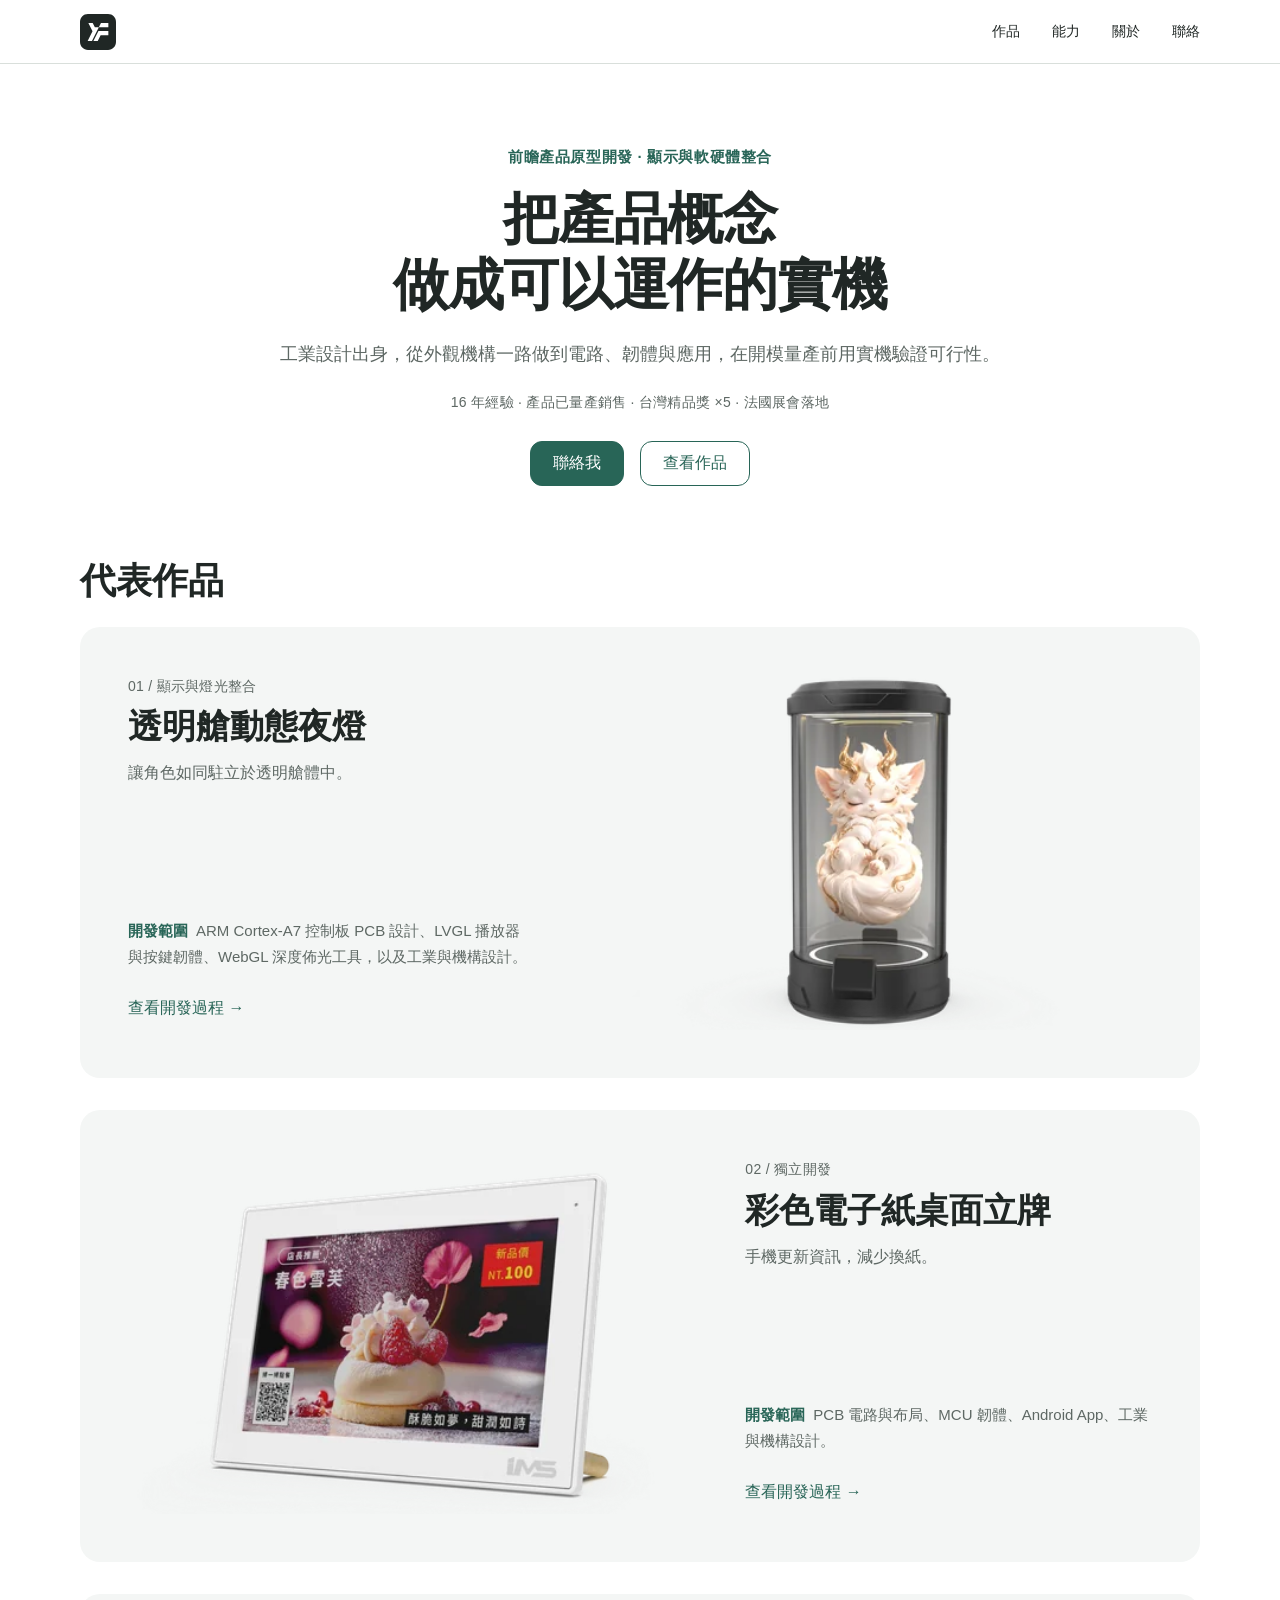
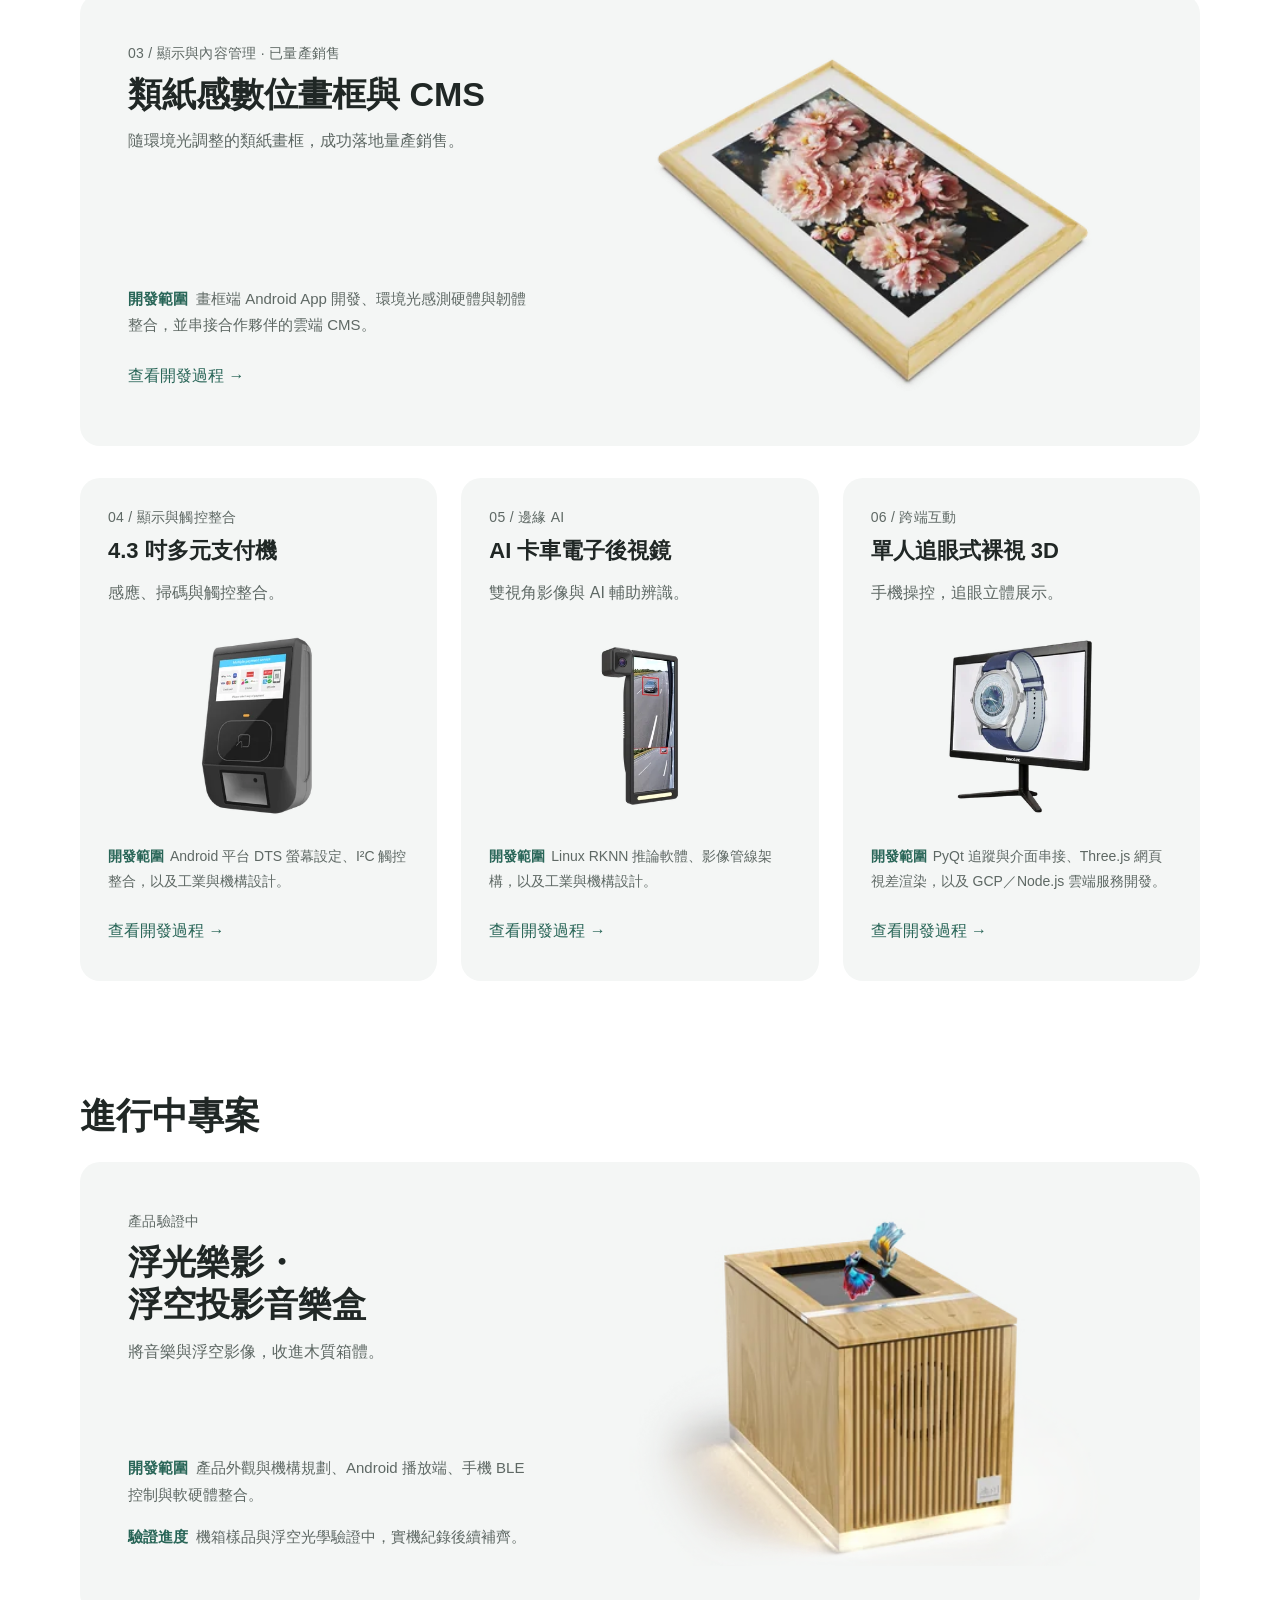
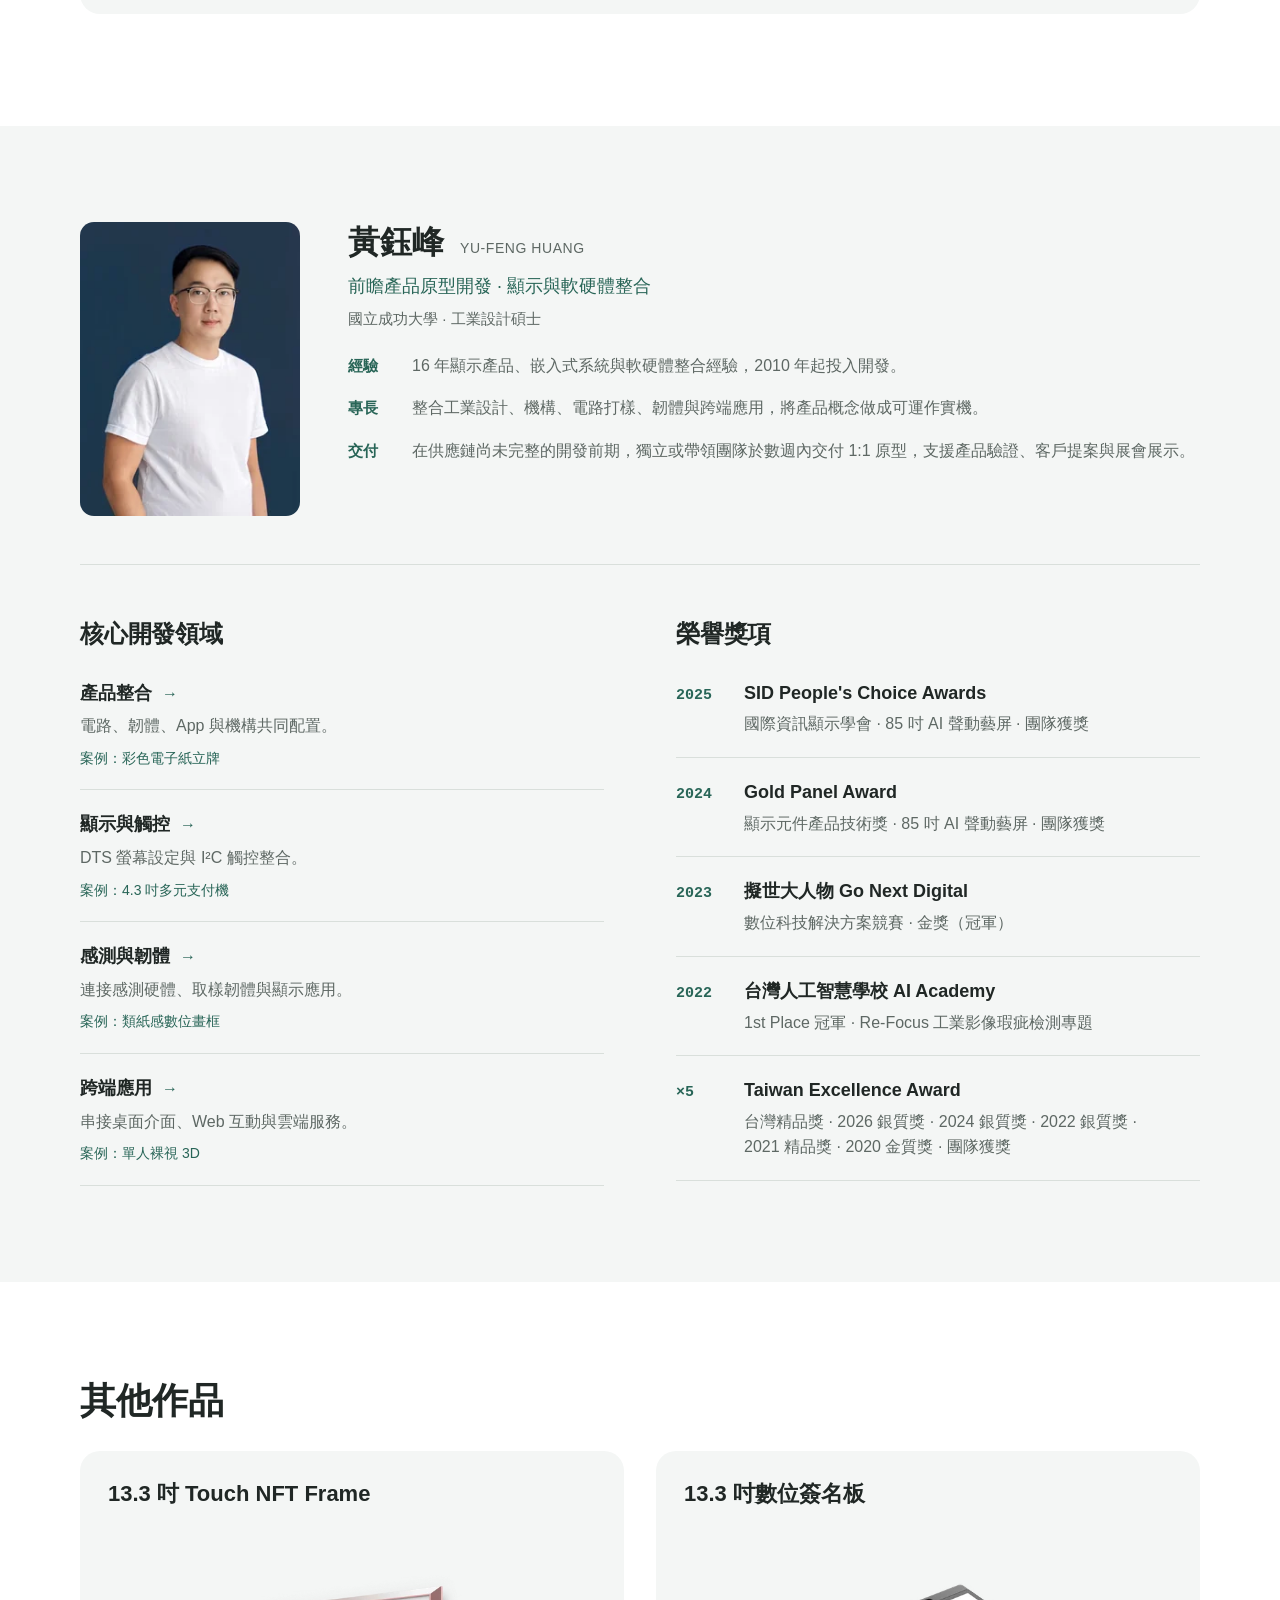
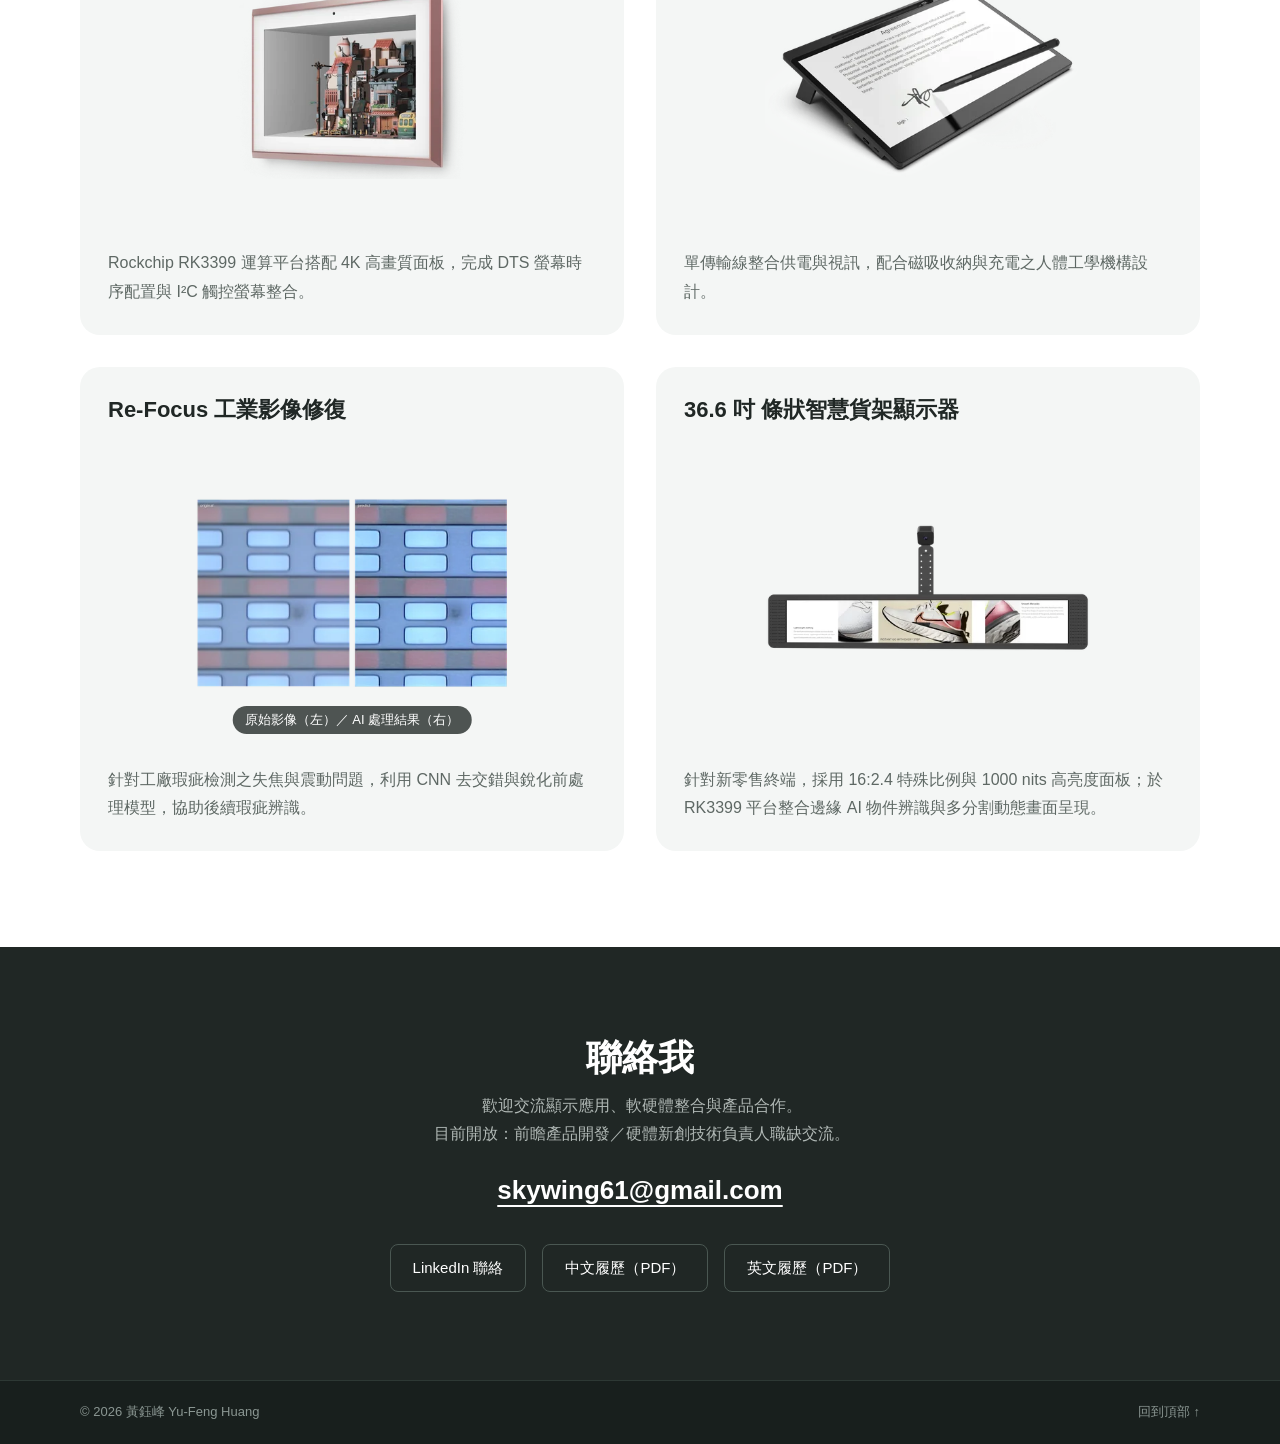
<file: index.html>
<!doctype html>
<html lang="zh-Hant">

<head>
  <meta charset="utf-8" />
  <meta name="viewport" content="width=device-width,initial-scale=1" />
  <title>黃鈺峰｜前瞻產品原型開發 · 顯示與軟硬體整合</title>
  <meta name="description" content="黃鈺峰的作品集：結合工業設計、電路韌體與邊緣運算，專注於 0 到 1 敏捷概念驗證 (PoC) 與高保真可運作產品原型開發。" />
  <meta name="theme-color" content="#ffffff" />
  <meta property="og:title" content="黃鈺峰｜前瞻產品原型開發 · 顯示與軟硬體整合" />
  <meta property="og:description" content="專注 0 到 1 敏捷驗證，打造高保真可運作產品原型，為團隊收斂量產決策風險。" />
  <link rel="icon"
    href="logo.svg" />
  <link rel="stylesheet" href="style.css" />
  <script>document.documentElement.classList.add('js');</script>
  <script src="main.js" defer></script>
</head>

<body id="top">
  <a class="skip" href="#main">跳至主要內容</a>

  <!-- H0: Header & Navigation -->
  <header class="site-header">
    <div class="header-inner">
      <a class="brand" href="#top" aria-label="黃鈺峰 - 返回首頁">
        <img src="logo.svg" class="brand-logo" alt="" />
      </a>
      <button class="menu" type="button" aria-expanded="false" aria-controls="nav">
        選單
      </button>
      <nav id="nav" aria-label="主要導覽">
        <a href="#projects">作品</a>
        <a href="#capabilities">能力</a>
        <a href="#about">關於</a>
        <a href="#contact">聯絡</a>
      </nav>
    </div>
  </header>

  <main id="main">
    <!-- H1: Hero Section (置中首屏展示風格) -->
    <section class="hero page">
      <p class="hero-eyebrow">前瞻產品原型開發 · 顯示與軟硬體整合</p>
      <h1>把產品概念<br />做成可以運作的實機</h1>
      <p class="hero-intro">
        工業設計出身，從外觀機構一路做到電路、韌體與應用，在開模量產前用實機驗證可行性。
      </p>
      <p class="hero-proof"><span class="nowrap">16 年經驗</span> · <span class="nowrap">產品已量產銷售</span> · <span class="nowrap">台灣精品獎 ×5</span> · <span class="nowrap">法國展會落地</span></p>
      <div class="hero-actions">
        <a class="button" href="#contact">聯絡我</a>
        <a class="button button-outline" href="#projects">查看作品</a>
      </div>
    </section>

    <!-- H2 & H3: 代表作品 (01 - 06) -->
    <section class="section page" id="projects">
      <h2 class="section-title">代表作品</h2>

      <!-- 01 Transparent Nightlight (主展示舞台) -->
      <article class="featured-project">
        <div class="featured-header">
          <span class="project-tag">01 / 顯示與燈光整合</span>
          <h3 class="featured-title">透明艙動態夜燈</h3>
          <p class="featured-desc">
            讓角色如同駐立於透明艙體中。
          </p>
        </div>
        <div class="featured-media">
          <img src="assets/images/transparent-nightlight-hero.webp" alt="透明艙動態夜燈的圓柱透明艙體與角色展示" loading="eager" srcset="assets/images/transparent-nightlight-hero-480.webp 480w, assets/images/transparent-nightlight-hero-800.webp 800w, assets/images/transparent-nightlight-hero-1200.webp 1200w, assets/images/transparent-nightlight-hero.webp 1920w" sizes="(max-width: 767px) calc(100vw - 80px), (max-width: 900px) calc(100vw - 144px), 620px" />
        </div>
        <div class="featured-footer">
          <p class="featured-role">
            <strong>開發範圍</strong>ARM Cortex-A7 控制板 PCB 設計、LVGL 播放器與按鍵韌體、WebGL 深度佈光工具，以及工業與機構設計。
          </p>
          <a class="arrow-link" href="work/transparent-nightlight/index.html" aria-label="查看透明艙動態夜燈開發過程">查看開發過程 →</a>
        </div>
      </article>

      <!-- 02 Color ePaper (左圖右文) -->
      <article class="featured-project featured-project--reverse">
        <div class="featured-header">
          <span class="project-tag">02 / 獨立開發</span>
          <h3 class="featured-title">彩色電子紙桌面立牌</h3>
          <p class="featured-desc">
            手機更新資訊，減少換紙。
          </p>
        </div>
        <div class="featured-media">
          <img src="assets/images/color-epaper-sign.webp" alt="7.3 吋彩色電子紙桌面立牌正面外觀" loading="lazy" srcset="assets/images/color-epaper-sign-480.webp 480w, assets/images/color-epaper-sign-800.webp 800w, assets/images/color-epaper-sign-1200.webp 1200w, assets/images/color-epaper-sign.webp 1920w" sizes="(max-width: 767px) calc(100vw - 80px), (max-width: 900px) calc(100vw - 144px), 620px" />
        </div>
        <div class="featured-footer">
          <p class="featured-role">
            <strong>開發範圍</strong>PCB 電路與布局、MCU 韌體、Android App、工業與機構設計。
          </p>
          <a class="arrow-link" href="work/color-epaper/index.html" aria-label="查看彩色電子紙桌面立牌開發過程">查看開發過程 →</a>
        </div>
      </article>

      <!-- 03 Digital Frame -->
      <article class="featured-project">
        <div class="featured-header">
          <span class="project-tag">03 / 顯示與內容管理 · 已量產銷售</span>
          <h3 class="featured-title">類紙感數位畫框與 CMS</h3>
          <p class="featured-desc">
            隨環境光調整的類紙畫框，成功落地量產銷售。
          </p>
        </div>
        <div class="featured-media">
          <img src="assets/images/cms-digital-frame.webp" alt="27 吋類紙感數位畫框" loading="lazy" srcset="assets/images/cms-digital-frame-480.webp 480w, assets/images/cms-digital-frame-800.webp 800w, assets/images/cms-digital-frame-1200.webp 1200w, assets/images/cms-digital-frame.webp 1920w" sizes="(max-width: 767px) calc(100vw - 80px), (max-width: 900px) calc(100vw - 144px), 620px" />
        </div>
        <div class="featured-footer">
          <p class="featured-role">
            <strong>開發範圍</strong>畫框端 Android App 開發、環境光感測硬體與韌體整合，並串接合作夥伴的雲端 CMS。
          </p>
          <a class="arrow-link" href="work/digital-frame/index.html" aria-label="查看類紙感數位畫框與 CMS 開發過程">查看開發過程 →</a>
        </div>
      </article>

      <!-- 04 - 06 三欄卡片 -->
      <div class="project-grid project-grid--three">

        <!-- 04 Payment Terminal -->
        <article class="project-card">
          <span class="project-tag">04 / 顯示與觸控整合</span>
          <h3>4.3 吋多元支付機</h3>
          <p class="card-desc">
            感應、掃碼與觸控整合。
          </p>
          <div class="card-media">
            <img src="assets/images/payment-terminal-hero.webp" alt="4.3 吋多元支付機產品外觀" loading="lazy" srcset="assets/images/payment-terminal-hero-480.webp 480w, assets/images/payment-terminal-hero-800.webp 800w, assets/images/payment-terminal-hero-1200.webp 1200w, assets/images/payment-terminal-hero.webp 1920w" sizes="(max-width: 767px) calc(100vw - 40px), (max-width: 900px) calc(100vw - 128px), 300px" />

          </div>
          <p class="card-role">
            <strong>開發範圍</strong>Android 平台 DTS 螢幕設定、I²C 觸控整合，以及工業與機構設計。
          </p>
          <a class="arrow-link" href="work/payment-terminal/index.html" aria-label="查看 4.3 吋多元支付機開發過程">查看開發過程 →</a>
        </article>

        <!-- 05 Edge AI Truck Mirror -->
        <article class="project-card">
          <span class="project-tag">05 / 邊緣 AI</span>
          <h3>AI 卡車電子後視鏡</h3>
          <p class="card-desc">
            雙視角影像與 AI 輔助辨識。
          </p>
          <div class="card-media">
            <img src="assets/images/ai-truck-emirror-hero.webp" alt="12.3 吋 AI 卡車電子後視鏡" loading="lazy" srcset="assets/images/ai-truck-emirror-hero-480.webp 480w, assets/images/ai-truck-emirror-hero-800.webp 800w, assets/images/ai-truck-emirror-hero-1200.webp 1200w, assets/images/ai-truck-emirror-hero.webp 1920w" sizes="(max-width: 767px) calc(100vw - 40px), (max-width: 900px) calc(100vw - 128px), 300px" />
          </div>
          <p class="card-role">
            <strong>開發範圍</strong>Linux RKNN 推論軟體、影像管線架構，以及工業與機構設計。
          </p>
          <a class="arrow-link" href="work/ai-truck-emirror/index.html" aria-label="查看 AI 卡車電子後視鏡開發過程">查看開發過程 →</a>
        </article>

        <!-- 06 Glasses-Free 3D -->
        <article class="project-card">
          <span class="project-tag">06 / 跨端互動</span>
          <h3>單人追眼式裸視 3D</h3>
          <p class="card-desc">
            手機操控，追眼立體展示。
          </p>
          <div class="card-media">
            <img src="assets/images/glasses-free-3d-hero.webp" alt="單人追眼式裸視 3D 展示系統" loading="lazy" srcset="assets/images/glasses-free-3d-hero-480.webp 480w, assets/images/glasses-free-3d-hero-800.webp 800w, assets/images/glasses-free-3d-hero-1200.webp 1200w, assets/images/glasses-free-3d-hero.webp 1920w" sizes="(max-width: 767px) calc(100vw - 40px), (max-width: 900px) calc(100vw - 128px), 300px" />
          </div>
          <p class="card-role">
            <strong>開發範圍</strong>PyQt 追蹤與介面串接、Three.js 網頁視差渲染，以及 GCP／Node.js 雲端服務開發。
          </p>
          <a class="arrow-link" href="work/glasses-free-3d/index.html" aria-label="查看單人追眼式裸視 3D 開發過程">查看開發過程 →</a>
        </article>
      </div>
    </section>

    <!-- 進行中專案 -->
    <section class="section page" id="in-progress">
      <h2 class="section-title">進行中專案</h2>
      <article class="featured-project">
        <div class="featured-header">
          <span class="project-tag">產品驗證中</span>
          <h3 class="featured-title"><span class="nowrap">浮光樂影・</span><span class="nowrap">浮空投影音樂盒</span></h3>
          <p class="featured-desc">
            將音樂與浮空影像，收進木質箱體。
          </p>
        </div>
        <div class="featured-media">
          <img src="assets/images/tokugawa-hero.webp" alt="浮光樂影浮空投影音樂盒外觀設計渲染" loading="lazy" srcset="assets/images/tokugawa-hero-480.webp 480w, assets/images/tokugawa-hero-800.webp 800w, assets/images/tokugawa-hero-1200.webp 1200w, assets/images/tokugawa-hero.webp 1920w" sizes="(max-width: 767px) calc(100vw - 80px), (max-width: 900px) calc(100vw - 144px), 620px" />
        </div>
        <div class="featured-footer">
          <p class="featured-role">
            <strong>開發範圍</strong>產品外觀與機構規劃、Android 播放端、手機 BLE 控制與軟硬體整合。
          </p>
          <p class="featured-role">
            <strong>驗證進度</strong>機箱樣品與浮空光學驗證中，實機紀錄後續補齊。
          </p>
        </div>
      </article>
    </section>

    <!-- H5: 關於黃鈺峰 (個人背景、核心能力、榮譽獎項) -->
    <section class="about-section" id="about">
      <div class="page">
        <!-- 頂部：個人資訊與理念 -->
        <div class="about-grid">
          <div class="about-photo">
            <img src="assets/images/yf-portrait.webp" alt="黃鈺峰肖像" loading="lazy" srcset="assets/images/yf-portrait-240.webp 240w, assets/images/yf-portrait-480.webp 480w, assets/images/yf-portrait-800.webp 800w, assets/images/yf-portrait.webp 1792w" sizes="(max-width: 767px) 110px, 190px" />
          </div>
          <div class="about-content">
            <div class="about-identity">
              <h2>黃鈺峰 <span class="about-name">YU-FENG HUANG</span></h2>
              <p class="about-position">前瞻產品原型開發 · 顯示與軟硬體整合</p>
              <p class="about-background">國立成功大學 · 工業設計碩士</p>
            </div>
            <dl class="about-summary">
              <div>
                <dt>經驗</dt>
                <dd>16 年顯示產品、嵌入式系統與軟硬體整合經驗，2010 年起投入開發。</dd>
              </div>
              <div>
                <dt>專長</dt>
                <dd>整合工業設計、機構、電路打樣、韌體與跨端應用，將產品概念做成可運作實機。</dd>
              </div>
              <div>
                <dt>交付</dt>
                <dd>在供應鏈尚未完整的開發前期，獨立或帶領團隊於數週內交付 1:1 原型，支援產品驗證、客戶提案與展會展示。</dd>
              </div>
            </dl>
          </div>
        </div>

        <!-- 下方雙欄：左側核心能力，右側榮譽獎項 -->
        <div class="about-details-columns">
          <!-- 左欄：核心能力與案例清單 -->
          <div class="about-column" id="capabilities">
            <h3 class="about-col-title">核心開發領域</h3>
            <div class="about-cap-list">
              <a class="about-cap-card" href="work/color-epaper/index.html#architecture">
                <div class="card-head">
                  <span class="card-title">產品整合</span>
                  <span class="card-arrow">→</span>
                </div>
                <p class="card-desc">電路、韌體、App 與機構共同配置。</p>
                <span class="card-example">案例：彩色電子紙立牌</span>
              </a>

              <a class="about-cap-card" href="work/payment-terminal/index.html#architecture">
                <div class="card-head">
                  <span class="card-title">顯示與觸控</span>
                  <span class="card-arrow">→</span>
                </div>
                <p class="card-desc">DTS 螢幕設定與 I²C 觸控整合。</p>
                <span class="card-example">案例：4.3 吋多元支付機</span>
              </a>

              <a class="about-cap-card" href="work/digital-frame/index.html#implementation">
                <div class="card-head">
                  <span class="card-title">感測與韌體</span>
                  <span class="card-arrow">→</span>
                </div>
                <p class="card-desc">連接感測硬體、取樣韌體與顯示應用。</p>
                <span class="card-example">案例：類紙感數位畫框</span>
              </a>

              <a class="about-cap-card" href="work/glasses-free-3d/index.html#architecture">
                <div class="card-head">
                  <span class="card-title">跨端應用</span>
                  <span class="card-arrow">→</span>
                </div>
                <p class="card-desc">串接桌面介面、Web 互動與雲端服務。</p>
                <span class="card-example">案例：單人裸視 3D</span>
              </a>
            </div>
          </div>

          <!-- 右欄：榮譽獎項清單 -->
          <div class="about-column" id="awards">
            <h3 class="about-col-title">榮譽獎項</h3>
            <ul class="about-awards-list">
              <li>
                <span class="award-year">2025</span>
                <div class="award-info">
                  <strong>SID People's Choice Awards</strong>
                  <small><span class="nowrap">國際資訊顯示學會</span> · <span class="nowrap">85 吋 AI 聲動藝屏</span> · <span class="nowrap">團隊獲獎</span></small></div>
              </li>
              <li>
                <span class="award-year">2024</span>
                <div class="award-info">
                  <strong>Gold Panel Award</strong>
                  <small><span class="nowrap">顯示元件產品技術獎</span> · <span class="nowrap">85 吋 AI 聲動藝屏</span> · <span class="nowrap">團隊獲獎</span></small></div>
              </li>
              <li>
                <span class="award-year">2023</span>
                <div class="award-info">
                  <strong>擬世大人物 Go Next Digital</strong>
                  <small><span class="nowrap">數位科技解決方案競賽</span> · <span class="nowrap">金獎（冠軍）</span></small></div>
              </li>
              <li>
                <span class="award-year">2022</span>
                <div class="award-info">
                  <strong>台灣人工智慧學校 AI Academy</strong>
                  <small>1st Place 冠軍 · Re-Focus 工業影像瑕疵檢測專題</small></div>
              </li>
              <li>
                <span class="award-year">×5</span>
                <div class="award-info">
                  <strong>Taiwan Excellence Award</strong>
                  <small><span class="nowrap">台灣精品獎</span> · <span class="nowrap">2026 銀質獎</span> · <span class="nowrap">2024 銀質獎</span> · <span class="nowrap">2022 銀質獎</span> · <span class="nowrap">2021 精品獎</span> · <span class="nowrap">2020 金質獎</span> · <span class="nowrap">團隊獲獎</span></small></div>
              </li>
            </ul>
          </div>
        </div>
      </div>
    </section>

    <!-- H6: 其他作品 -->
    <section class="more-section page">
      <h2 class="section-title">其他作品</h2>

      <div class="more-grid">
        <!-- 01 Touch NFT Frame -->
        <article class="more-card">
          <h4>13.3 吋 Touch NFT Frame</h4>
          <div class="more-media">
            <img src="assets/images/nft-frame-hero.webp" alt="13.3 吋 Touch NFT Frame 外觀展示" loading="lazy" srcset="assets/images/nft-frame-hero-480.webp 480w, assets/images/nft-frame-hero-800.webp 800w, assets/images/nft-frame-hero-1200.webp 1200w, assets/images/nft-frame-hero.webp 1920w" sizes="(max-width: 767px) calc(100vw - 40px), (max-width: 900px) calc(100vw - 128px), 544px" />
          </div>
          <p>
            Rockchip RK3399 運算平台搭配 4K 高畫質面板，完成 DTS 螢幕時序配置與 I²C 觸控螢幕整合。
          </p>
        </article>

        <!-- 02 數位簽名板 -->
        <article class="more-card">
          <h4>13.3 吋數位簽名板</h4>
          <div class="more-media">
            <img src="assets/images/signature-pad-hero.webp" alt="13.3 吋數位簽名板產品外觀與人體工學筆槽" loading="lazy" srcset="assets/images/signature-pad-hero-480.webp 480w, assets/images/signature-pad-hero-800.webp 800w, assets/images/signature-pad-hero-1200.webp 1200w, assets/images/signature-pad-hero.webp 1920w" sizes="(max-width: 767px) calc(100vw - 40px), (max-width: 900px) calc(100vw - 128px), 544px" />
          </div>
          <p>
            單傳輸線整合供電與視訊，配合磁吸收納與充電之人體工學機構設計。
          </p>
        </article>


        <!-- 03 Re-Focus -->
        <article class="more-card">
          <h4>Re-Focus 工業影像修復</h4>
          <div class="more-media">
            <img src="assets/images/refocus-compare.webp" alt="Re-Focus 模糊圖樣與 AI 處理後圖樣比較" loading="lazy" srcset="assets/images/refocus-compare-480.webp 480w, assets/images/refocus-compare-800.webp 800w, assets/images/refocus-compare-1200.webp 1200w, assets/images/refocus-compare.webp 1920w" sizes="(max-width: 767px) calc(100vw - 40px), (max-width: 900px) calc(100vw - 128px), 544px" />
            <span class="more-caption">原始影像（左）／ AI 處理結果（右）</span>
          </div>
          <p>
            針對工廠瑕疵檢測之失焦與震動問題，利用 CNN 去交錯與銳化前處理模型，協助後續瑕疵辨識。
          </p>
        </article>

        <!-- 04 智慧貨架顯示器 -->
        <article class="more-card">
          <h4>36.6 吋 條狀智慧貨架顯示器</h4>
          <div class="more-media">
            <img src="assets/images/smart-shelf-hero.webp" alt="36.6 吋條狀智慧貨架顯示器外觀與多分割畫面展示" loading="lazy" srcset="assets/images/smart-shelf-hero-480.webp 480w, assets/images/smart-shelf-hero-800.webp 800w, assets/images/smart-shelf-hero-1200.webp 1200w, assets/images/smart-shelf-hero.webp 1920w" sizes="(max-width: 767px) calc(100vw - 40px), (max-width: 900px) calc(100vw - 128px), 544px" />
          </div>
          <p>
            針對新零售終端，採用 16:2.4 特殊比例與 1000 nits 高亮度面板；於 RK3399 平台整合邊緣 AI 物件辨識與多分割動態畫面呈現。
          </p>
        </article>
      </div>


    </section>

    <!-- H7: 聯絡我（深色底） -->
    <section class="contact-section" id="contact">
      <div class="page">
        <h2>聯絡我</h2>
        <p class="contact-sub">
          歡迎交流顯示應用、軟硬體整合與產品合作<span class="hang">。</span><br />
          目前開放：前瞻產品開發／硬體新創技術負責人職缺交流<span class="hang">。</span>
        </p>
        <a class="contact-email" href="mailto:skywing61@gmail.com">skywing61@gmail.com</a>
        <div class="contact-actions">
          <a href="https://www.linkedin.com/in/%E9%88%BA%E5%B3%B0-%E9%BB%83-9b4334171" target="_blank"
            rel="noopener">LinkedIn 聯絡</a>
          <a href="documents/YF-CV-CHT.pdf" target="_blank" rel="noopener">中文履歷（PDF）</a>
          <a href="documents/YF-CV-EN.pdf" target="_blank" rel="noopener">英文履歷（PDF）</a>
        </div>
      </div>
    </section>
  </main>

  <footer>
    <div class="footer-inner">
      <span>© 2026 黃鈺峰 Yu-Feng Huang</span>
      <a href="#top">回到頂部 ↑</a>
    </div>
  </footer>
</body>

</html>
</file>
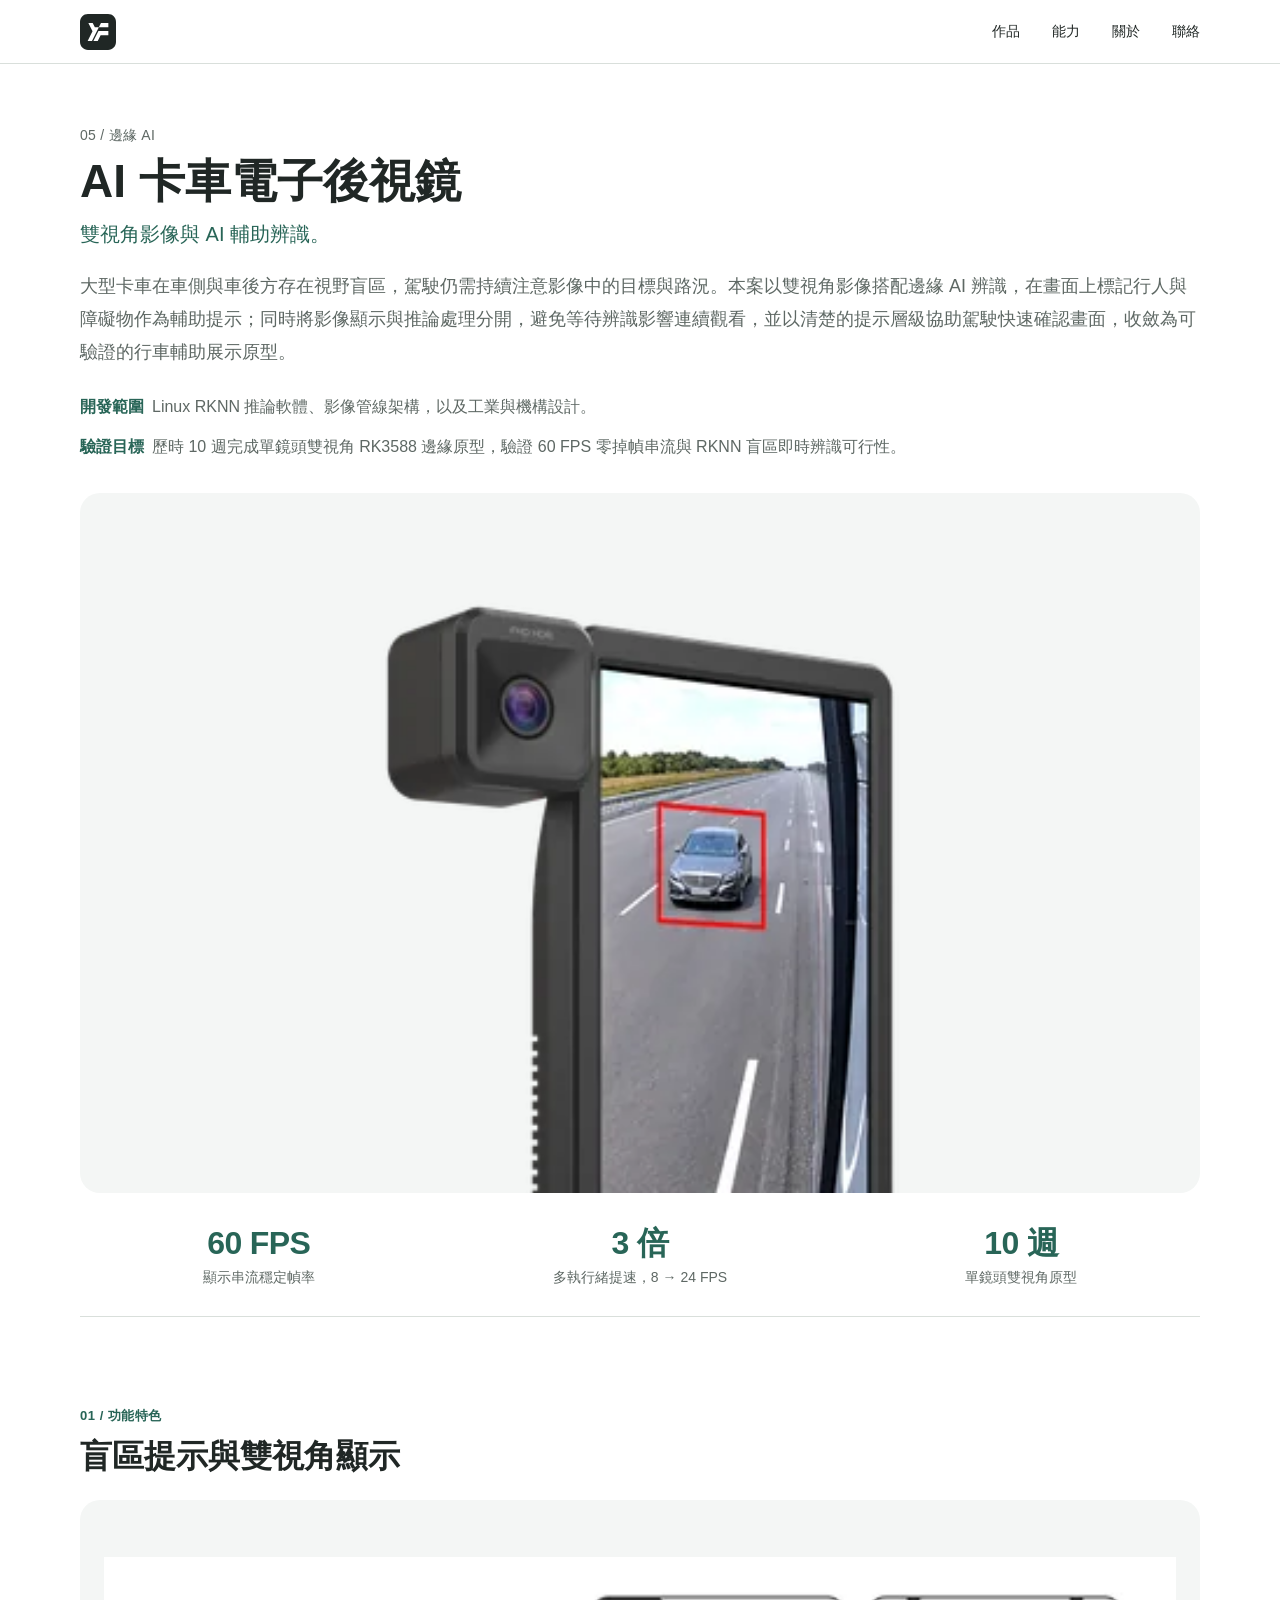
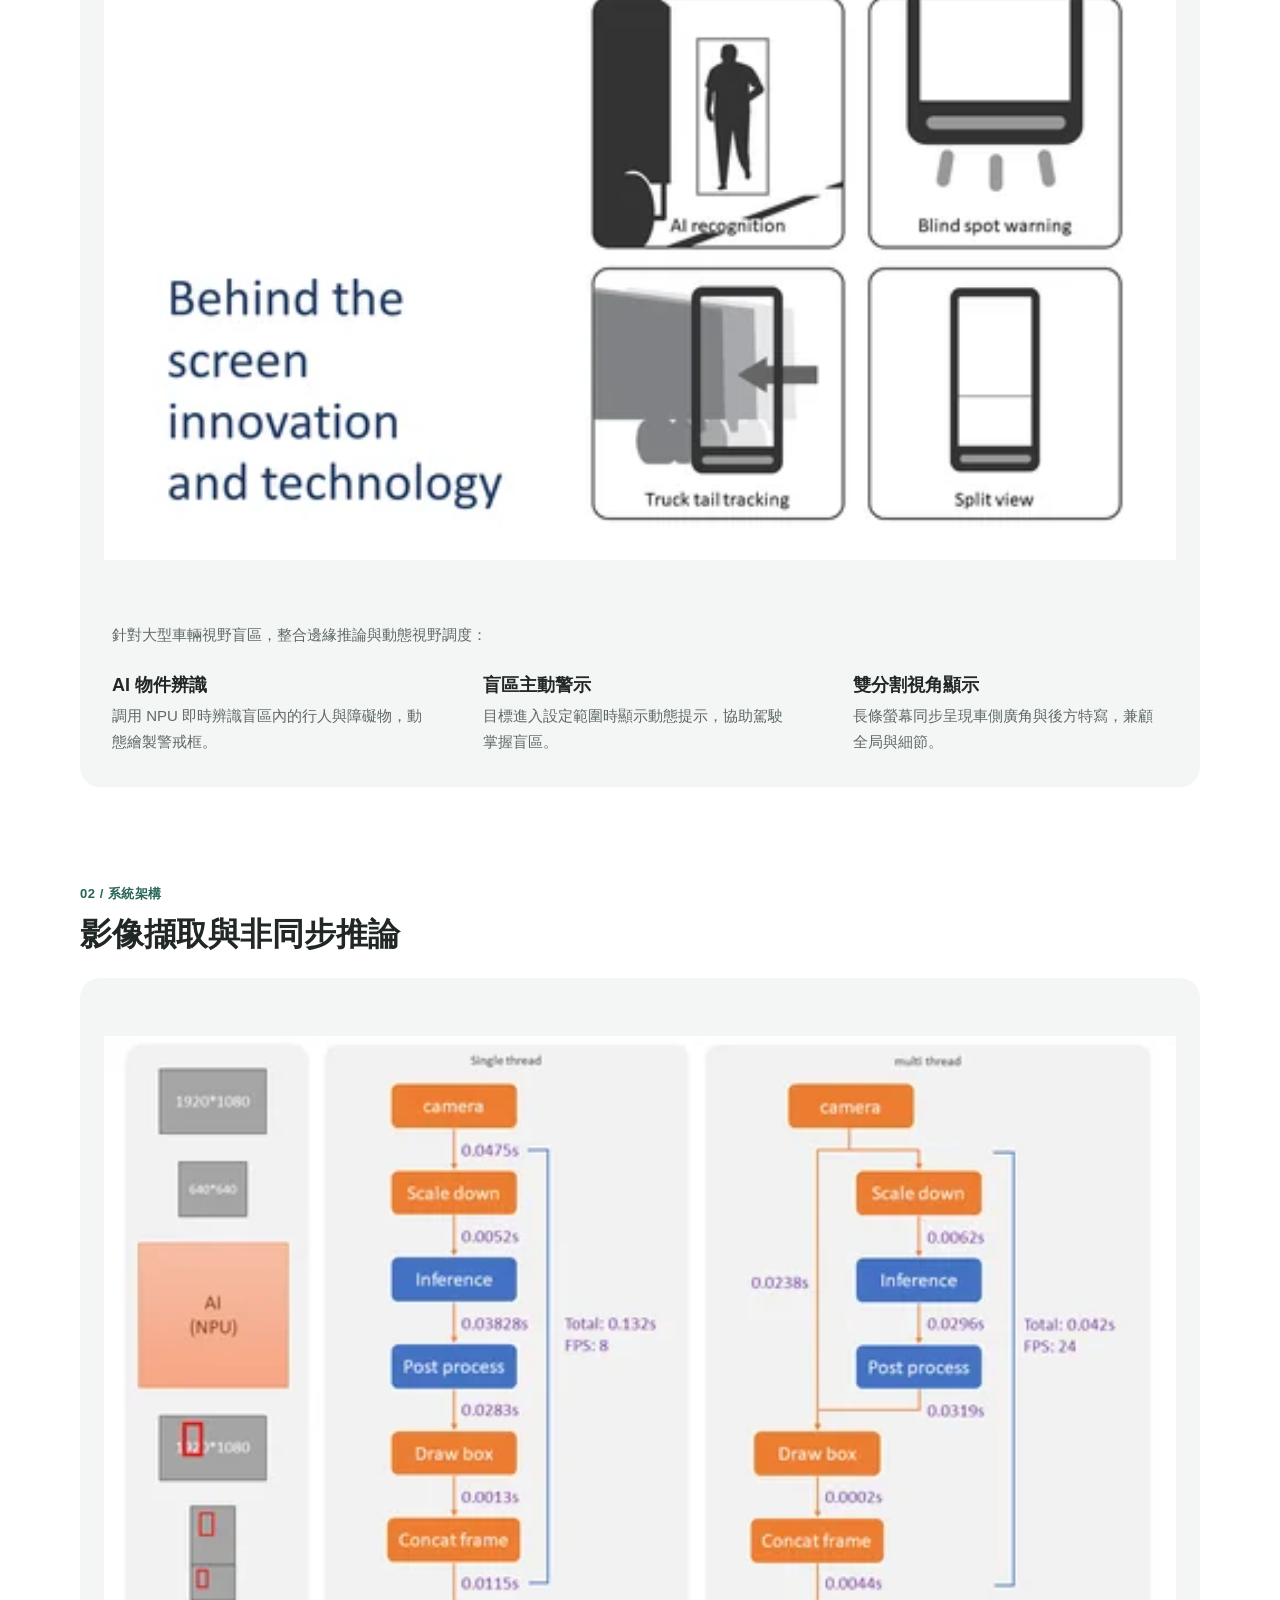
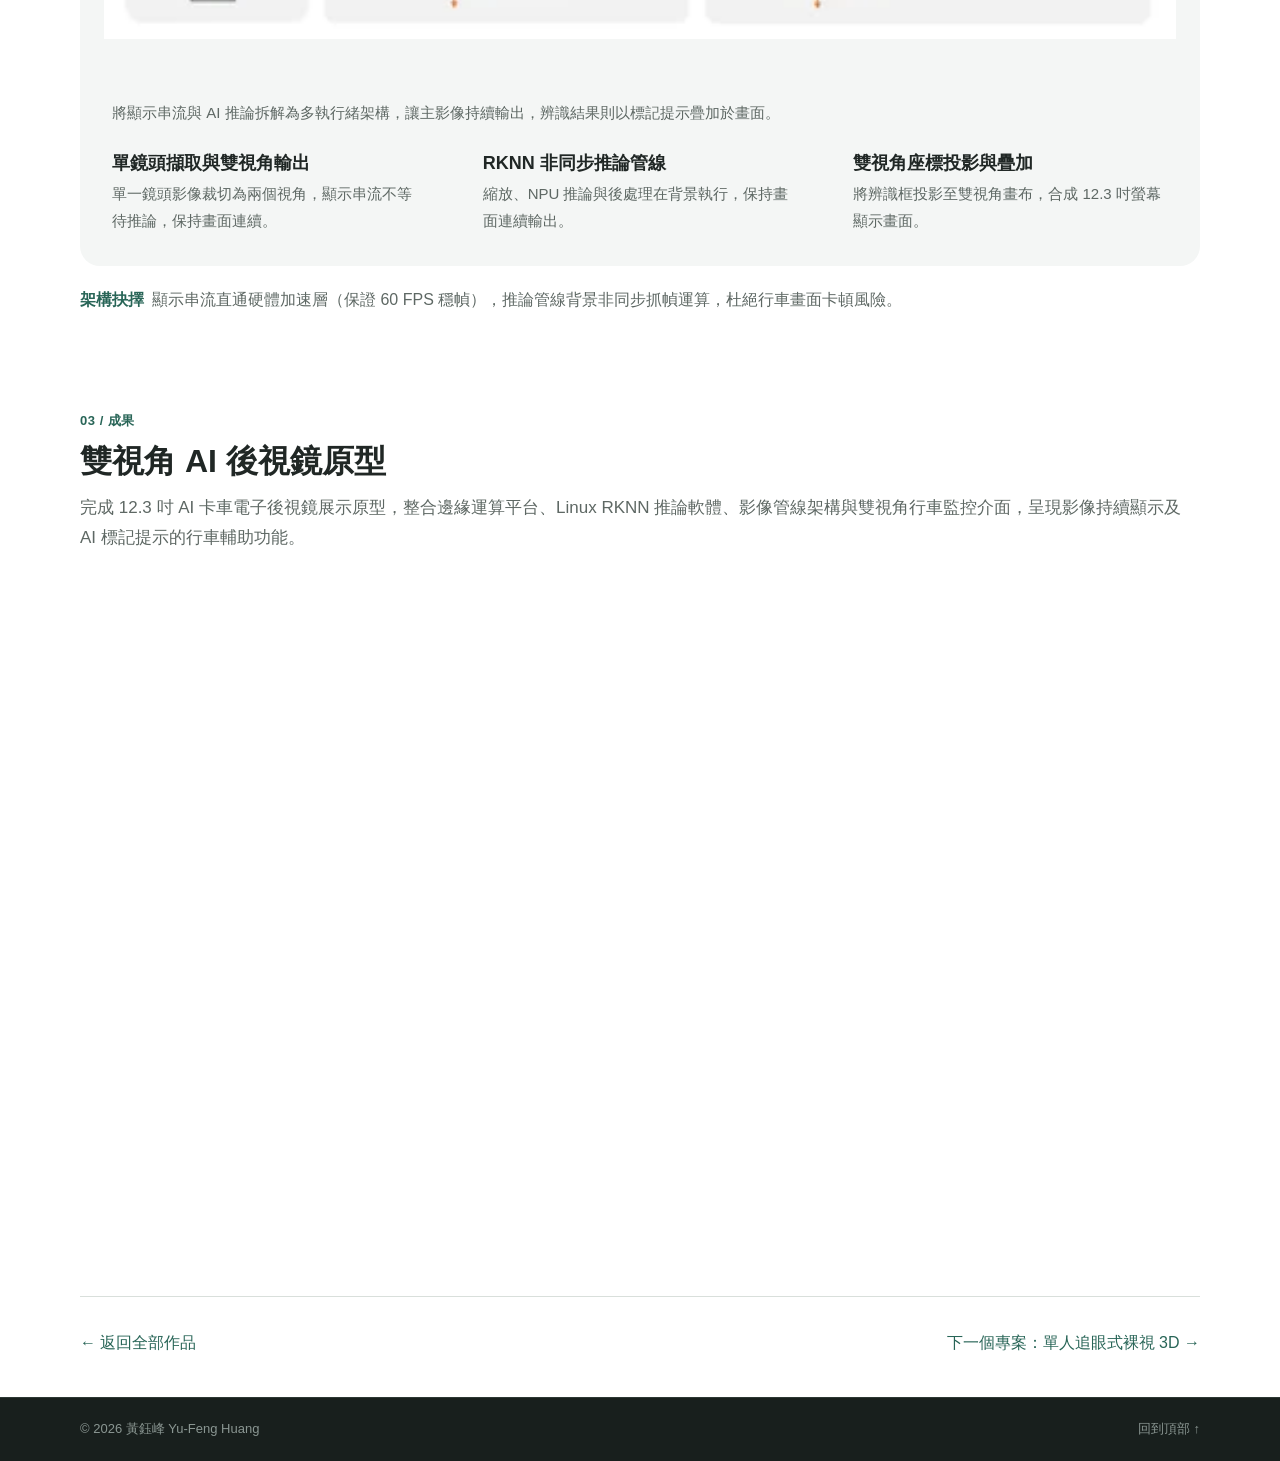
<file: work/ai-truck-emirror/index.html>
<!doctype html>
<html lang="zh-Hant">

<head>
  <meta charset="utf-8" />
  <meta name="viewport" content="width=device-width,initial-scale=1" />
  <title>AI 卡車電子後視鏡：Linux RKNN 推論與產品整合｜黃鈺峰</title>
  <meta name="description" content="12.3 吋 AI 卡車電子後視鏡：Rockchip RK3588、Debian 11、多執行緒推論管線與雙視角行車防護體系。" />
  <meta name="theme-color" content="#ffffff" />
  <meta name="referrer" content="strict-origin-when-cross-origin" />
  <link rel="icon"
    href="../../logo.svg" />
  <link rel="stylesheet" href="../../style.css" />
  <link rel="stylesheet" href="../../detail.css" />
  <script src="../../main.js" defer></script>
</head>

<body id="top">
  <a class="skip" href="#main">跳至主要內容</a>

  <!-- Header -->
  <header class="site-header">
    <div class="header-inner">
      <a class="brand" href="../../index.html" aria-label="黃鈺峰 - 返回首頁">
        <img src="../../logo.svg" class="brand-logo" alt="" />
      </a>
      <button class="menu" type="button" aria-expanded="false" aria-controls="nav">
        選單
      </button>
      <nav id="nav" aria-label="主要導覽">
        <a href="../../index.html#projects">作品</a>
        <a href="../../index.html#capabilities">能力</a>
        <a href="../../index.html#about">關於</a>
        <a href="../../index.html#contact">聯絡</a>
      </nav>
    </div>
  </header>

  <main id="main">
    <!-- Hero Header -->
    <section class="detail-hero page">
      <span class="project-tag">05 / 邊緣 AI</span>
      <h1>AI 卡車電子後視鏡</h1>
      <p class="detail-subtitle">雙視角影像與 AI 輔助辨識。</p>
      <p class="detail-intro">
        大型卡車在車側與車後方存在視野盲區，駕駛仍需持續注意影像中的目標與路況。本案以雙視角影像搭配邊緣 AI 辨識，在畫面上標記行人與障礙物作為輔助提示；同時將影像顯示與推論處理分開，避免等待辨識影響連續觀看，並以清楚的提示層級協助駕駛快速確認畫面，收斂為可驗證的行車輔助展示原型。
      </p>
      <div class="detail-meta-list">
        <p><strong>開發範圍</strong>Linux RKNN 推論軟體、影像管線架構，以及工業與機構設計。</p>
        <p><strong>驗證目標</strong>歷時 10 週完成單鏡頭雙視角 RK3588 邊緣原型，驗證 60 FPS 零掉幀串流與 RKNN 盲區即時辨識可行性。</p>
      </div>
    </section>

    <!-- Main Product Stage (全頁唯一正面全景大圖預留) -->
    <div class="page">
      <figure class="detail-stage-figure">
        <div class="detail-stage detail-stage-epaper">
          <img src="../../assets/images/ai-truck-emirror-scale.webp" alt="12.3 吋 AI 卡車電子後視鏡相機與雙視角顯示外觀"
            loading="eager" srcset="../../assets/images/ai-truck-emirror-scale-480.webp 480w, ../../assets/images/ai-truck-emirror-scale-800.webp 800w, ../../assets/images/ai-truck-emirror-scale-1200.webp 1200w, ../../assets/images/ai-truck-emirror-scale.webp 1920w" sizes="(max-width: 767px) calc(100vw - 40px), (max-width: 1216px) calc(100vw - 64px), 1120px" />
        </div>
      </figure>

      <!-- Apple-style Pure Hardware Stats -->
      <div class="detail-stats">
        <div class="stat-col">
          <span class="stat-value">60 FPS</span>
          <span class="stat-label">顯示串流穩定幀率</span>
        </div>
        <div class="stat-col">
          <span class="stat-value">3 倍</span>
          <span class="stat-label">多執行緒提速，<span class="nowrap">8 → 24 FPS</span></span>
        </div>
        <div class="stat-col">
          <span class="stat-value">10 週</span>
          <span class="stat-label">單鏡頭雙視角原型</span>
        </div>
      </div>
    </div>

    <!-- 01 / FEATURES -->
    <section class="detail-section page" id="features">
      <div class="detail-section-head">
        <p class="detail-label">01 / 功能特色</p>
        <h2>盲區提示與雙視角顯示</h2>
      </div>

      <div class="apple-feature-box">
        <div class="apple-feature-text">
          <p class="feature-intro">
            針對大型車輛視野盲區，整合邊緣推論與動態視野調度：
          </p>

          <div class="feature-steps-list">
            <div class="feature-step-row">
              <div class="step-info">
                <strong>AI 物件辨識</strong>
                <p>調用 NPU 即時辨識盲區內的行人與障礙物，動態繪製警戒框。</p>
              </div>
            </div>
            <div class="feature-step-row">
              <div class="step-info">
                <strong>盲區主動警示</strong>
                <p>目標進入設定範圍時顯示動態提示，協助駕駛掌握盲區。</p>
              </div>
            </div>
            <div class="feature-step-row">
              <div class="step-info">
                <strong>雙分割視角顯示</strong>
                <p>長條螢幕同步呈現車側廣角與後方特寫，兼顧全局與細節。</p>
              </div>
            </div>
          </div>
        </div>

        <div class="apple-feature-visual">
          <div class="visual-stage">
            <img src="../../assets/images/ai-truck-emirror-features.webp" alt="AI 卡車電子後視鏡設計特色：AI 物件辨識、盲區警示與雙分割視角"
            loading="lazy" srcset="../../assets/images/ai-truck-emirror-features-480.webp 480w, ../../assets/images/ai-truck-emirror-features-800.webp 800w, ../../assets/images/ai-truck-emirror-features-1200.webp 1200w, ../../assets/images/ai-truck-emirror-features.webp 1920w" sizes="(max-width: 767px) calc(100vw - 40px), (max-width: 1216px) calc(100vw - 64px), 1120px" />
          </div>
        </div>
      </div>
    </section>

    <!-- 02 / ARCHITECTURE -->
    <section class="detail-section page" id="architecture">
      <div class="detail-section-head">
        <p class="detail-label">02 / 系統架構</p>
        <h2>影像擷取與非同步推論</h2>
      </div>

      <div class="apple-feature-box">
        <div class="apple-feature-text">
          <p class="feature-intro">
            將顯示串流與 AI 推論拆解為多執行緒架構，讓主影像持續輸出，辨識結果則以標記提示疊加於畫面。
          </p>

          <div class="feature-steps-list">
            <div class="feature-step-row">
              <div class="step-info">
                <strong>單鏡頭擷取與雙視角輸出</strong>
                <p>單一鏡頭影像裁切為兩個視角，顯示串流不等待推論，保持畫面連續。</p>
              </div>
            </div>
            <div class="feature-step-row">
              <div class="step-info">
                <strong>RKNN 非同步推論管線</strong>
                <p>縮放、NPU 推論與後處理在背景執行，保持畫面連續輸出。</p>
              </div>
            </div>
            <div class="feature-step-row">
              <div class="step-info">
                <strong>雙視角座標投影與疊加</strong>
                <p>將辨識框投影至雙視角畫布，合成 12.3 吋螢幕顯示畫面。</p>
              </div>
            </div>
          </div>
        </div>

        <div class="apple-feature-visual">
          <div class="visual-stage">
            <img src="../../assets/images/ai-truck-emirror-pipeline.webp" alt="多執行緒擷取與 RKNN 推論管線架構圖" loading="lazy" srcset="../../assets/images/ai-truck-emirror-pipeline-480.webp 480w, ../../assets/images/ai-truck-emirror-pipeline-800.webp 800w, ../../assets/images/ai-truck-emirror-pipeline-1200.webp 1200w, ../../assets/images/ai-truck-emirror-pipeline.webp 1920w" sizes="(max-width: 767px) calc(100vw - 40px), (max-width: 1216px) calc(100vw - 64px), 1120px" />
          </div>
        </div>
      </div>

      <p class="feature-tradeoff">
        <strong>架構抉擇</strong>顯示串流直通硬體加速層（保證 60 FPS 穩幀），推論管線背景非同步抓幀運算，杜絕行車畫面卡頓風險。
      </p>
    </section>

    <!-- 03 / OUTCOME -->
    <section class="detail-section page" id="outcome">
      <div class="detail-section-head">
        <p class="detail-label">03 / 成果</p>
        <h2>雙視角 AI 後視鏡原型</h2>
      </div>
      <div class="detail-text">
        <p>
          完成 12.3 吋 AI 卡車電子後視鏡展示原型，整合邊緣運算平台、Linux RKNN 推論軟體、影像管線架構與雙視角行車監控介面，呈現影像持續顯示及 AI 標記提示的行車輔助功能。
        </p>

        <!-- 實機影片直接嵌入 (YouTube) -->
        <div class="video-embed-stage">
          <iframe src="https://www.youtube.com/embed/0Wqjfp0PRo0" title="AI 卡車電子後視鏡：Linux RKNN 推論與產品整合實機展示"
            allow="accelerometer; autoplay; clipboard-write; encrypted-media; gyroscope; picture-in-picture; web-share"
            referrerpolicy="strict-origin-when-cross-origin" allowfullscreen loading="lazy">
          </iframe>
        </div>
      </div>
    </section>

    <nav class="page detail-pager" aria-label="專案導覽">
      <a class="arrow-link" href="../../index.html#projects">← 返回全部作品</a>
      <a class="arrow-link pager-next" href="../glasses-free-3d/index.html">下一個專案：單人追眼式裸視 3D →</a>
    </nav>
  </main>

  <footer>
    <div class="footer-inner">
      <span>© 2026 黃鈺峰 Yu-Feng Huang</span>
      <a href="#top">回到頂部 ↑</a>
    </div>
  </footer>
</body>

</html>
</file>
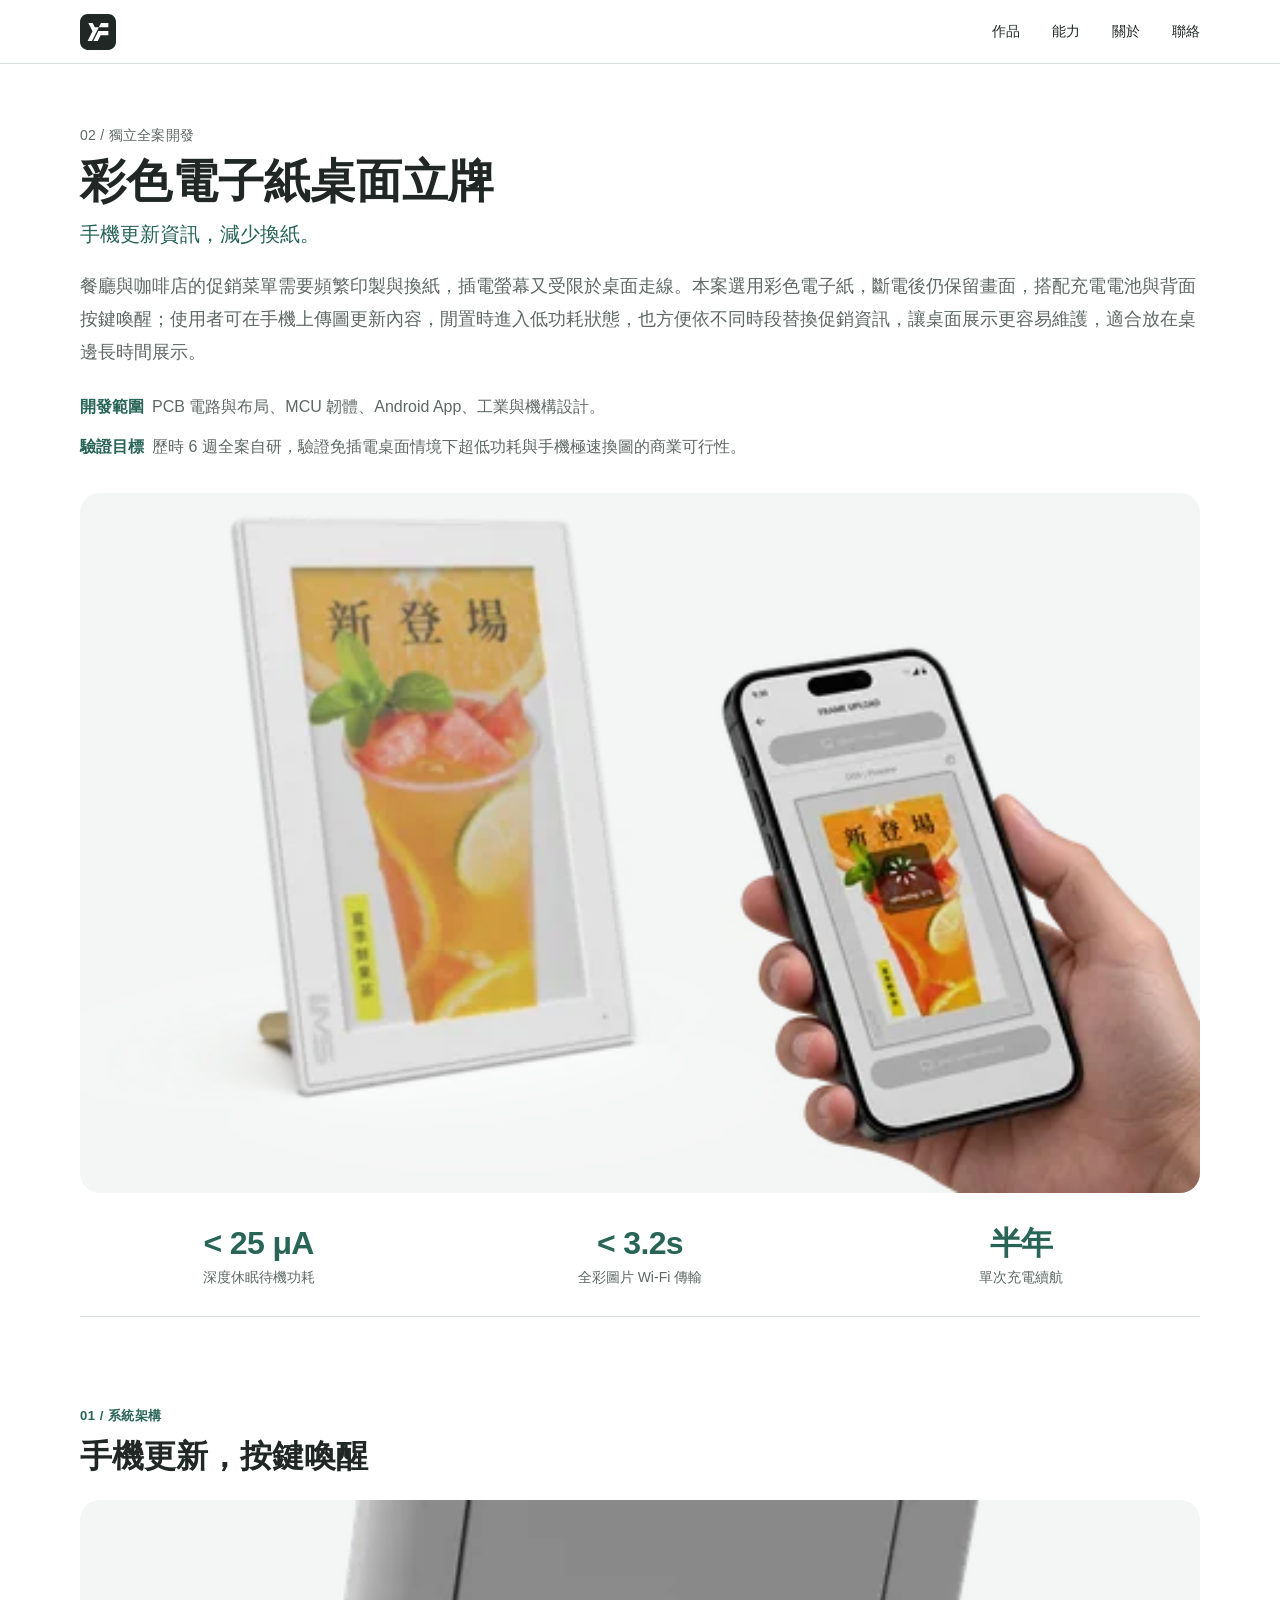
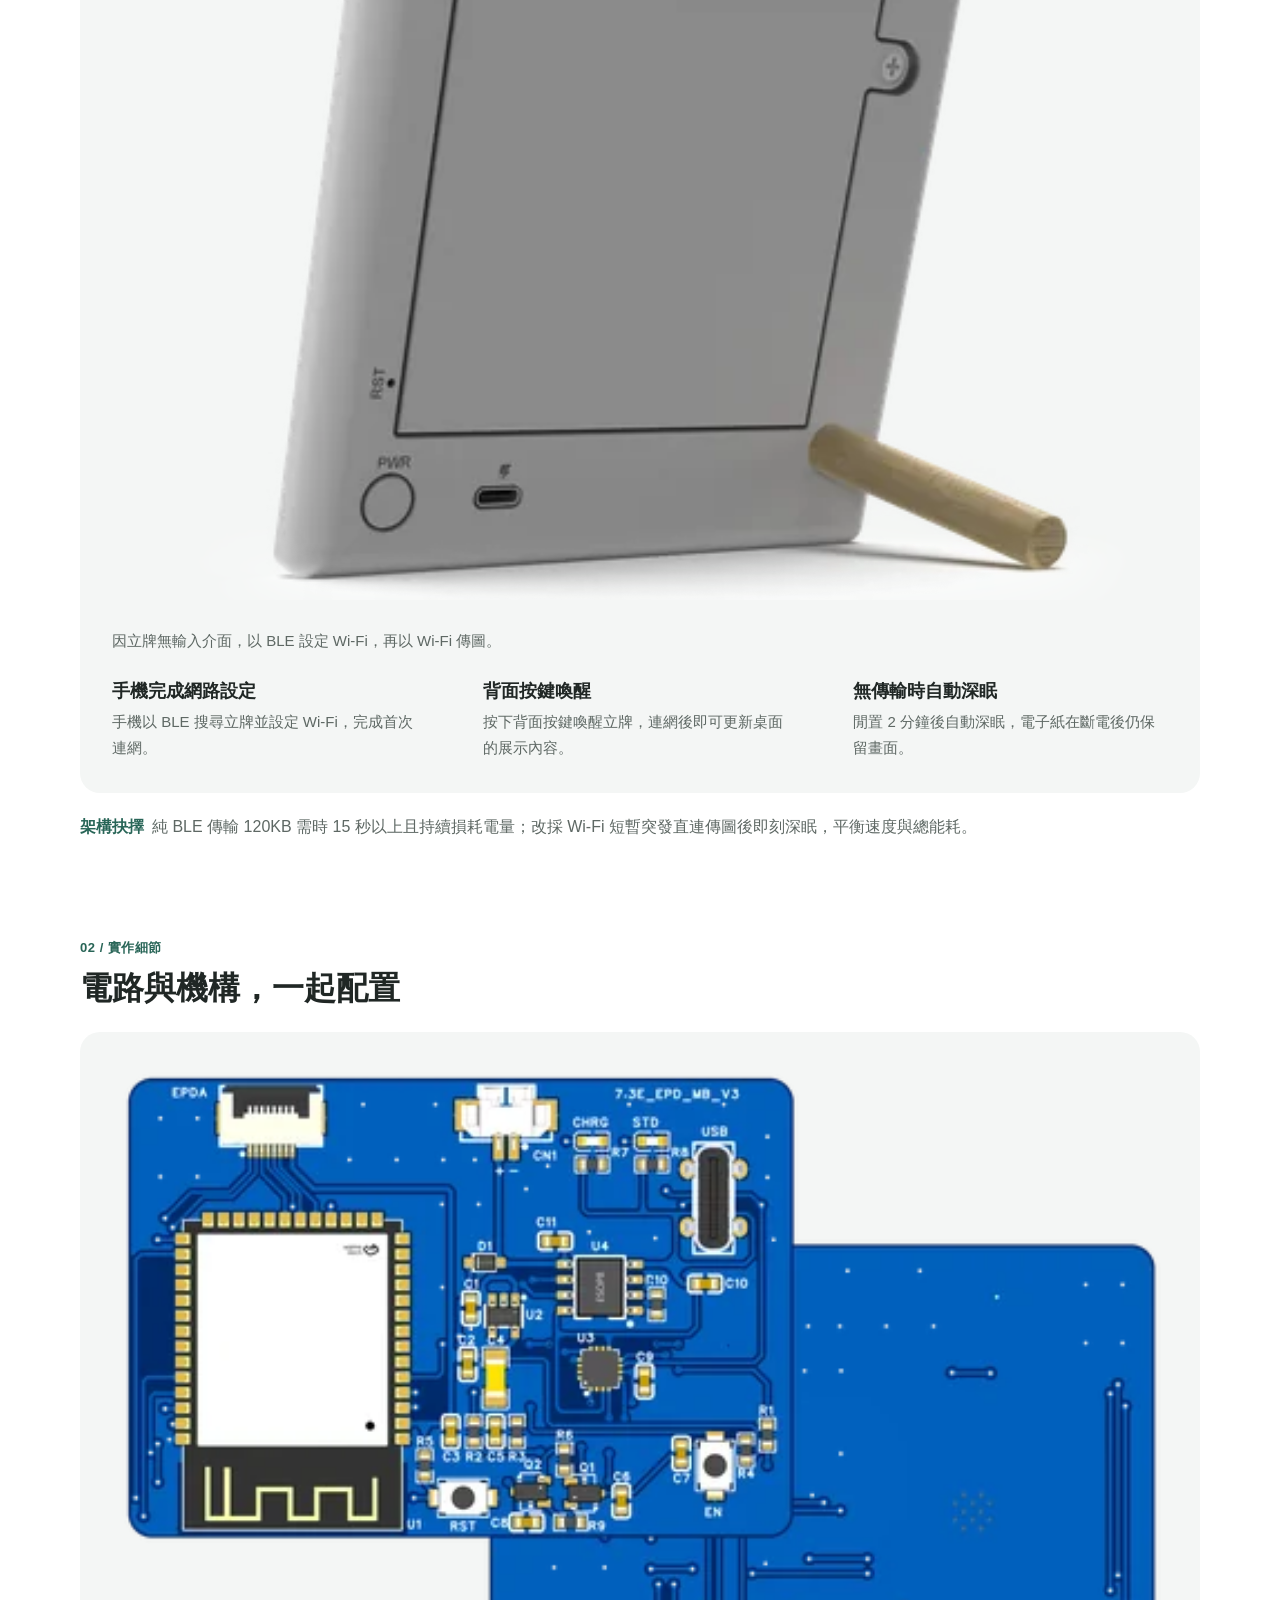
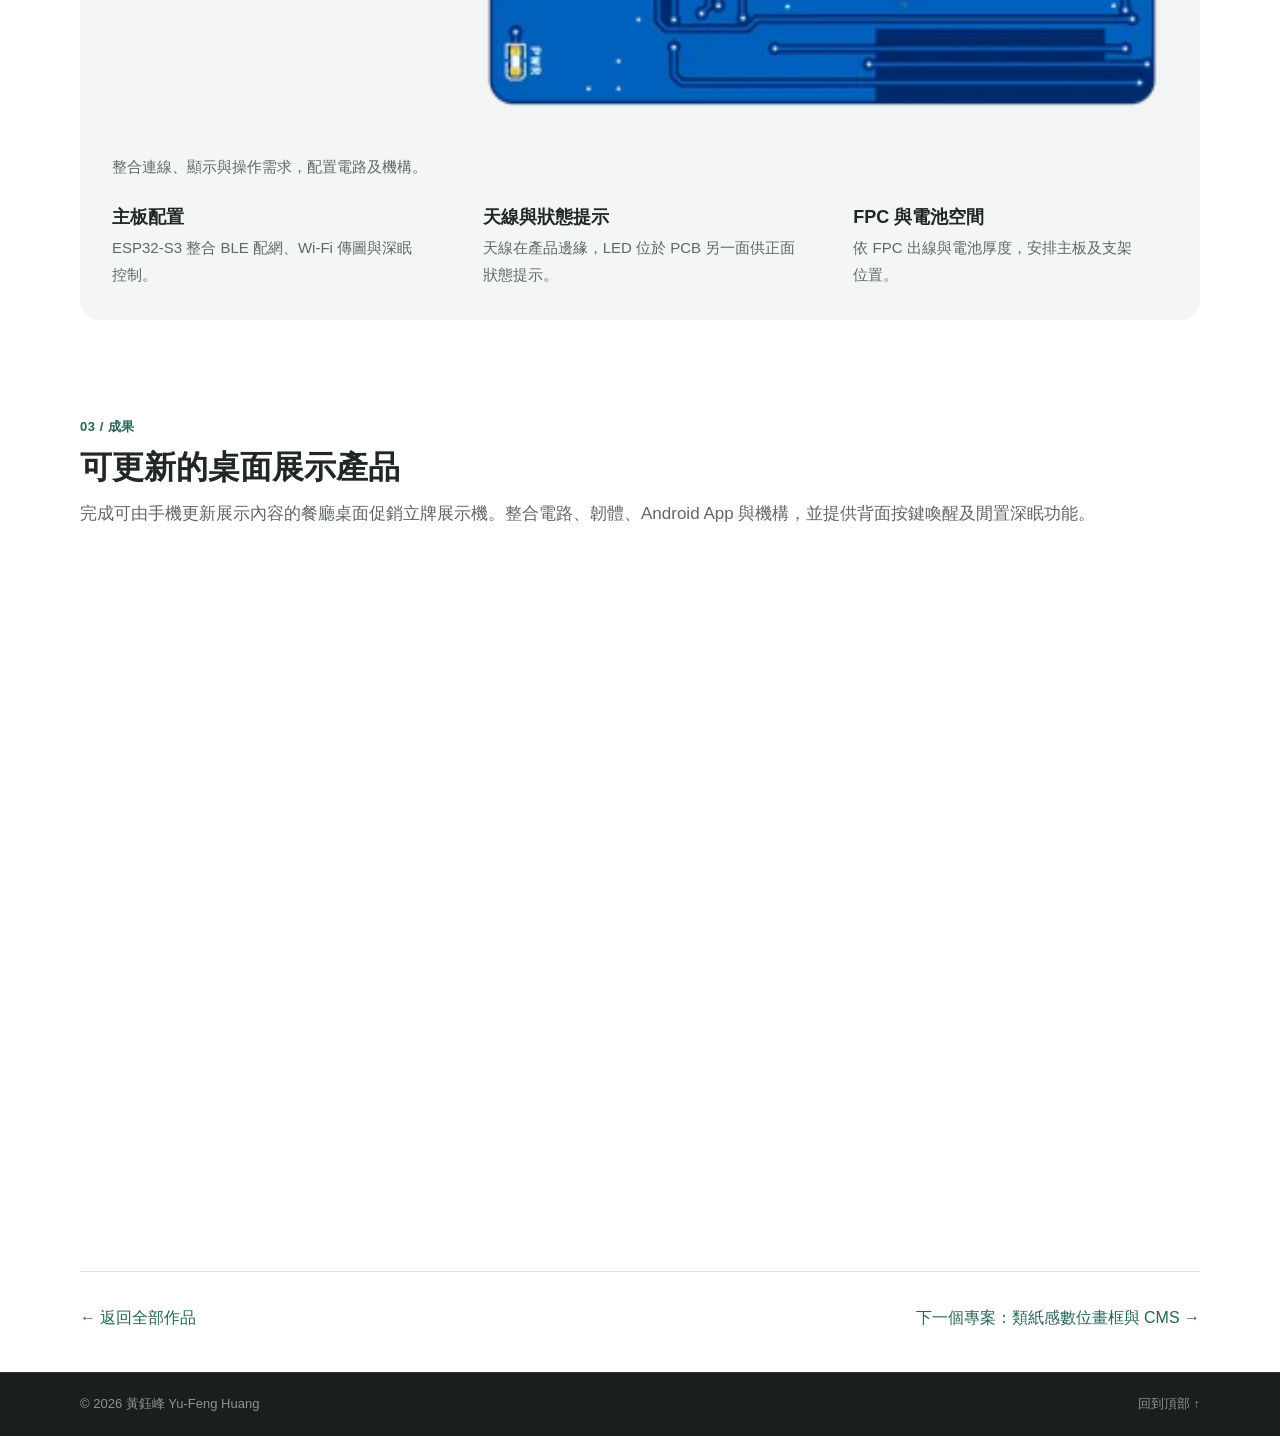
<file: work/color-epaper/index.html>
<!doctype html>
<html lang="zh-Hant">

<head>
  <meta charset="utf-8" />
  <meta name="viewport" content="width=device-width,initial-scale=1" />
  <title>彩色電子紙桌面立牌｜黃鈺峰</title>
  <meta name="description" content="7.3 吋彩色電子紙桌面立牌：PCB 電路、ESP32-S3 韌體、Android App 與工業機構整案開發。" />
  <meta name="theme-color" content="#ffffff" />
  <meta name="referrer" content="strict-origin-when-cross-origin" />
  <link rel="icon"
    href="../../logo.svg" />
  <link rel="stylesheet" href="../../style.css" />
  <link rel="stylesheet" href="../../detail.css" />
  <script src="../../main.js" defer></script>
</head>

<body id="top">
  <a class="skip" href="#main">跳至主要內容</a>

  <!-- Header -->
  <header class="site-header">
    <div class="header-inner">
      <a class="brand" href="../../index.html" aria-label="黃鈺峰 - 返回首頁">
        <img src="../../logo.svg" class="brand-logo" alt="" />
      </a>
      <button class="menu" type="button" aria-expanded="false" aria-controls="nav">
        選單
      </button>
      <nav id="nav" aria-label="主要導覽">
        <a href="../../index.html#projects">作品</a>
        <a href="../../index.html#capabilities">能力</a>
        <a href="../../index.html#about">關於</a>
        <a href="../../index.html#contact">聯絡</a>
      </nav>
    </div>
  </header>

  <main id="main">
    <!-- Hero Header -->
    <section class="detail-hero page">
      <span class="project-tag">02 / 獨立全案開發</span>
      <h1>彩色電子紙桌面立牌</h1>
      <p class="detail-subtitle">手機更新資訊，減少換紙。</p>
      <p class="detail-intro">
        餐廳與咖啡店的促銷菜單需要頻繁印製與換紙，插電螢幕又受限於桌面走線。本案選用彩色電子紙，斷電後仍保留畫面，搭配充電電池與背面按鍵喚醒；使用者可在手機上傳圖更新內容，閒置時進入低功耗狀態，也方便依不同時段替換促銷資訊，讓桌面展示更容易維護，適合放在桌邊長時間展示。
      </p>
      <div class="detail-meta-list">
        <p><strong>開發範圍</strong>PCB 電路與布局、MCU 韌體、Android App、工業與機構設計。</p>
        <p><strong>驗證目標</strong>歷時 6 週全案自研，驗證免插電桌面情境下超低功耗與手機極速換圖的商業可行性。</p>
      </div>
    </section>

    <!-- Main Product Stage (全頁唯一正面全景大圖) -->
    <div class="page">
      <figure class="detail-stage-figure">
        <div class="detail-stage detail-stage-epaper">
          <img src="../../assets/images/color-epaper-link.webp" alt="7.3 吋彩色電子紙桌面立牌與手機上傳畫面" loading="eager" srcset="../../assets/images/color-epaper-link-480.webp 480w, ../../assets/images/color-epaper-link-800.webp 800w, ../../assets/images/color-epaper-link-1200.webp 1200w, ../../assets/images/color-epaper-link.webp 1920w" sizes="(max-width: 767px) calc(100vw - 40px), (max-width: 1216px) calc(100vw - 64px), 1120px" />
        </div>
      </figure>

      <!-- Apple-style Pure Hardware Stats -->
      <div class="detail-stats">
        <div class="stat-col">
          <span class="stat-value">&lt; 25 μA</span>
          <span class="stat-label">深度休眠待機功耗</span>
        </div>
        <div class="stat-col">
          <span class="stat-value">&lt; 3.2s</span>
          <span class="stat-label">全彩圖片 Wi-Fi 傳輸</span>
        </div>
        <div class="stat-col">
          <span class="stat-value">半年</span>
          <span class="stat-label">單次充電續航</span>
        </div>
      </div>
    </div>

    <!-- 01 / ARCHITECTURE -->
    <section class="detail-section page" id="architecture">
      <div class="detail-section-head">
        <p class="detail-label">01 / 系統架構</p>
        <h2>手機更新，按鍵喚醒</h2>
      </div>

      <div class="apple-feature-box">

        <div class="apple-feature-text">
          <p class="feature-intro">
            因立牌無輸入介面，以 BLE 設定 Wi-Fi，再以 Wi-Fi 傳圖。
          </p>

          <div class="feature-steps-list">
            <div class="feature-step-row">
              <div class="step-info">
                <strong>手機完成網路設定</strong>
                <p>手機以 BLE 搜尋立牌並設定 Wi-Fi，完成首次連網。</p>
              </div>
            </div>

            <div class="feature-step-row">
              <div class="step-info">
                <strong>背面按鍵喚醒</strong>
                <p>按下背面按鍵喚醒立牌，連網後即可更新桌面的展示內容。</p>
              </div>
            </div>

            <div class="feature-step-row">
              <div class="step-info">
                <strong>無傳輸時自動深眠</strong>
                <p>閒置 2 分鐘後自動深眠，電子紙在斷電後仍保留畫面。</p>
              </div>
            </div>

          </div>

        </div>


        <div class="apple-feature-visual is-flush">
          <div class="visual-stage">
            <img src="../../assets/images/epaper-stand.webp" alt="立牌背部支架與 I/O 配置" loading="lazy" srcset="../../assets/images/epaper-stand-480.webp 480w, ../../assets/images/epaper-stand-800.webp 800w, ../../assets/images/epaper-stand-1200.webp 1200w, ../../assets/images/epaper-stand.webp 1920w" sizes="(max-width: 767px) calc(100vw - 40px), (max-width: 1216px) calc(100vw - 64px), 1120px" />
          </div>
        </div>
      </div>

      <p class="feature-tradeoff">
        <strong>架構抉擇</strong>純 BLE 傳輸 120KB 需時 15 秒以上且持續損耗電量；改採 Wi-Fi 短暫突發直連傳圖後即刻深眠，平衡速度與總能耗。
      </p>
    </section>

    <!-- 02 / IMPLEMENTATION -->
    <section class="detail-section page" id="implementation">
      <div class="detail-section-head">
        <p class="detail-label">02 / 實作細節</p>
        <h2>電路與機構，一起配置</h2>
      </div>

      <div class="apple-feature-box">

        <div class="apple-feature-text">
          <p class="feature-intro">
            整合連線、顯示與操作需求，配置電路及機構。
          </p>

          <div class="feature-steps-list">
            <div class="feature-step-row">
              <div class="step-info">
                <strong>主板配置</strong>
                <p>ESP32-S3 整合 BLE 配網、Wi-Fi 傳圖與深眠控制。</p>
              </div>
            </div>

            <div class="feature-step-row">
              <div class="step-info">
                <strong>天線與狀態提示</strong>
                <p>天線在產品邊緣，LED 位於 PCB 另一面供正面狀態提示。</p>
              </div>
            </div>

            <div class="feature-step-row">
              <div class="step-info">
                <strong>FPC 與電池空間</strong>
                <p>依 FPC 出線與電池厚度，安排主板及支架位置。</p>
              </div>
            </div>

          </div>
        </div>


        <div class="apple-feature-visual">
          <div class="visual-stage">
            <img src="../../assets/images/color-epaper-pcb.webp" alt="主板 PCB 正反面視圖" loading="lazy" srcset="../../assets/images/color-epaper-pcb-480.webp 480w, ../../assets/images/color-epaper-pcb-800.webp 800w, ../../assets/images/color-epaper-pcb-1200.webp 1200w, ../../assets/images/color-epaper-pcb.webp 1920w" sizes="(max-width: 767px) calc(100vw - 40px), (max-width: 1216px) calc(100vw - 64px), 1120px" />
          </div>
        </div>
      </div>
    </section>

    <!-- 03 / OUTCOME: 實機成果與展示影片 -->
    <section class="detail-section page" id="outcome">
      <div class="detail-section-head">
        <p class="detail-label">03 / 成果</p>
        <h2>可更新的桌面展示產品</h2>
      </div>
      <div class="detail-text">
        <p>
          完成可由手機更新展示內容的餐廳桌面促銷立牌展示機。整合電路、韌體、Android App 與機構，並提供背面按鍵喚醒及閒置深眠功能。
        </p>

        <!-- 實機影片直接嵌入 (YouTube) -->
        <div class="video-embed-stage">
          <iframe src="https://www.youtube.com/embed/7aF_x-LMT-A" title="彩色電子紙桌面立牌實機操作展示"
            allow="accelerometer; autoplay; clipboard-write; encrypted-media; gyroscope; picture-in-picture; web-share"
            referrerpolicy="strict-origin-when-cross-origin" allowfullscreen loading="lazy">
          </iframe>
        </div>
      </div>
    </section>

    <nav class="page detail-pager" aria-label="專案導覽">
      <a class="arrow-link" href="../../index.html#projects">← 返回全部作品</a>
      <a class="arrow-link pager-next" href="../digital-frame/index.html">下一個專案：類紙感數位畫框與 CMS →</a>
    </nav>
  </main>

  <footer>
    <div class="footer-inner">
      <span>© 2026 黃鈺峰 Yu-Feng Huang</span>
      <a href="#top">回到頂部 ↑</a>
    </div>
  </footer>
</body>

</html>
</file>
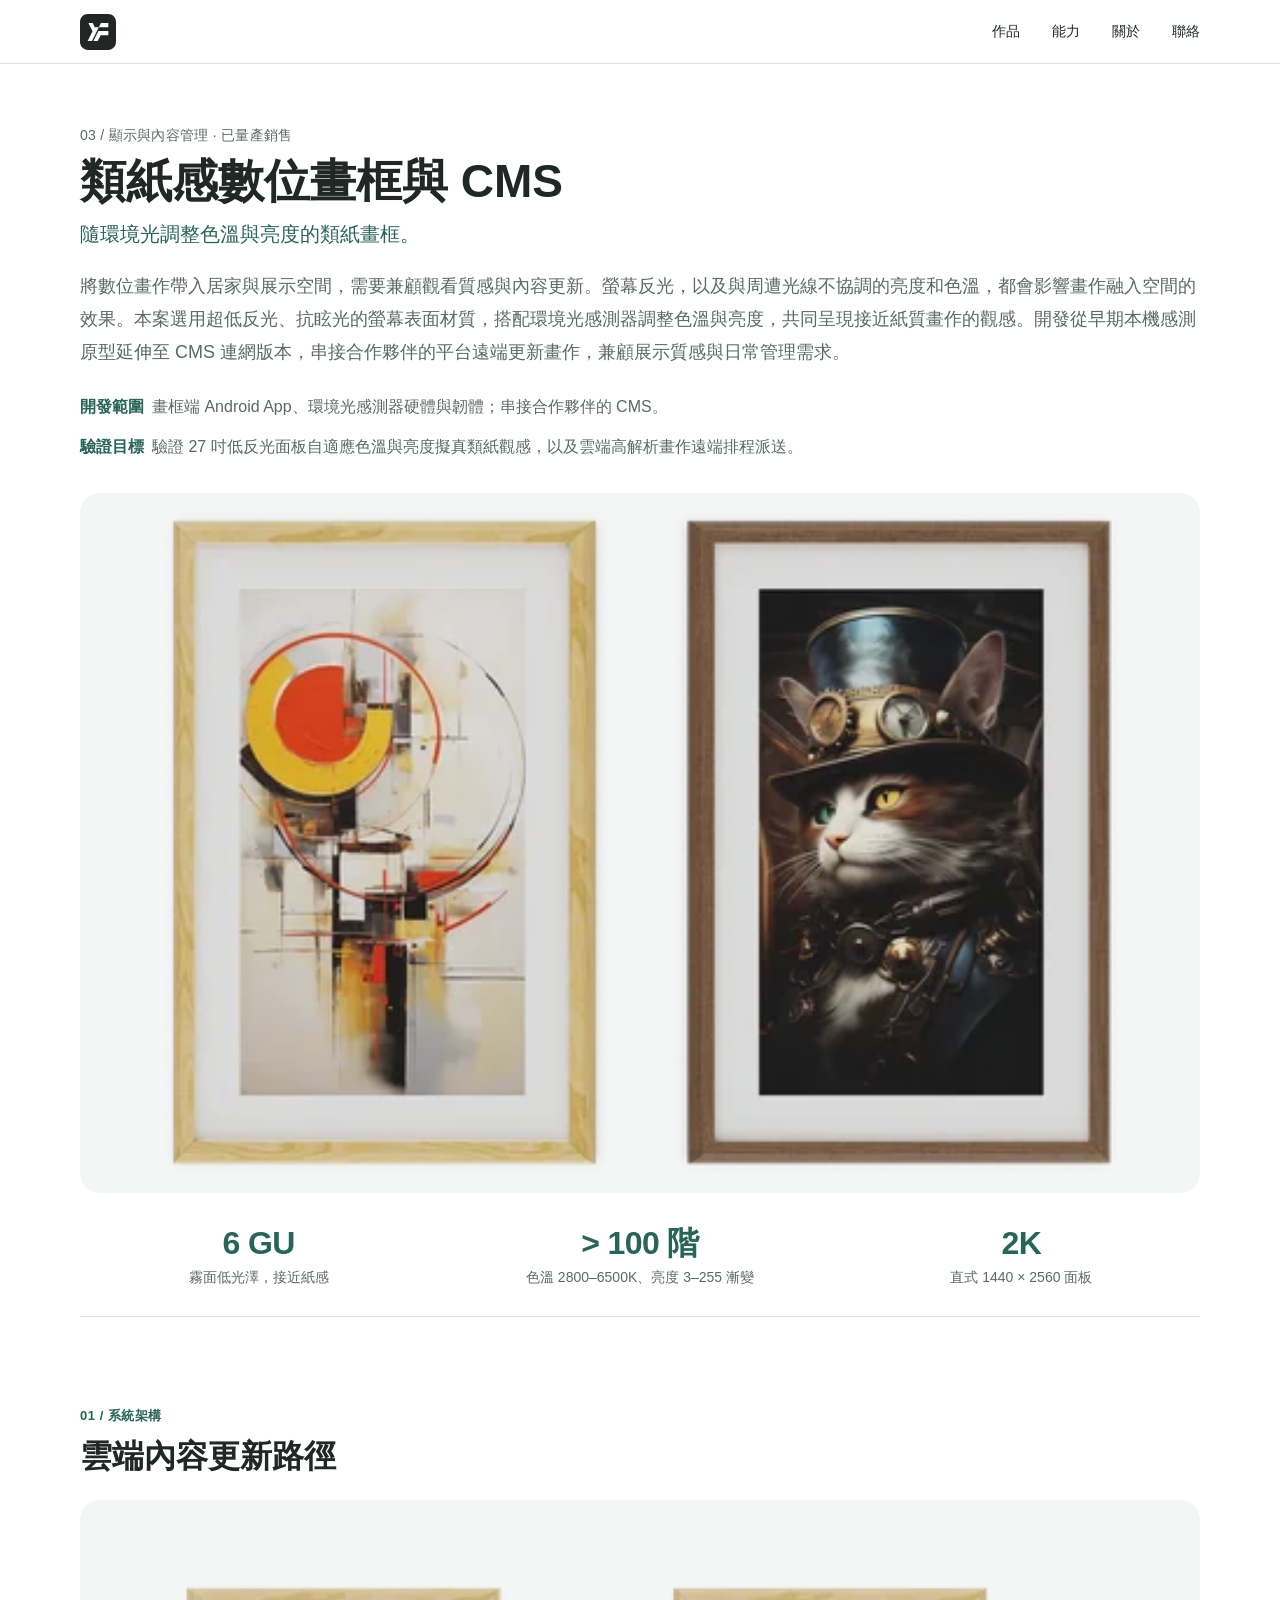
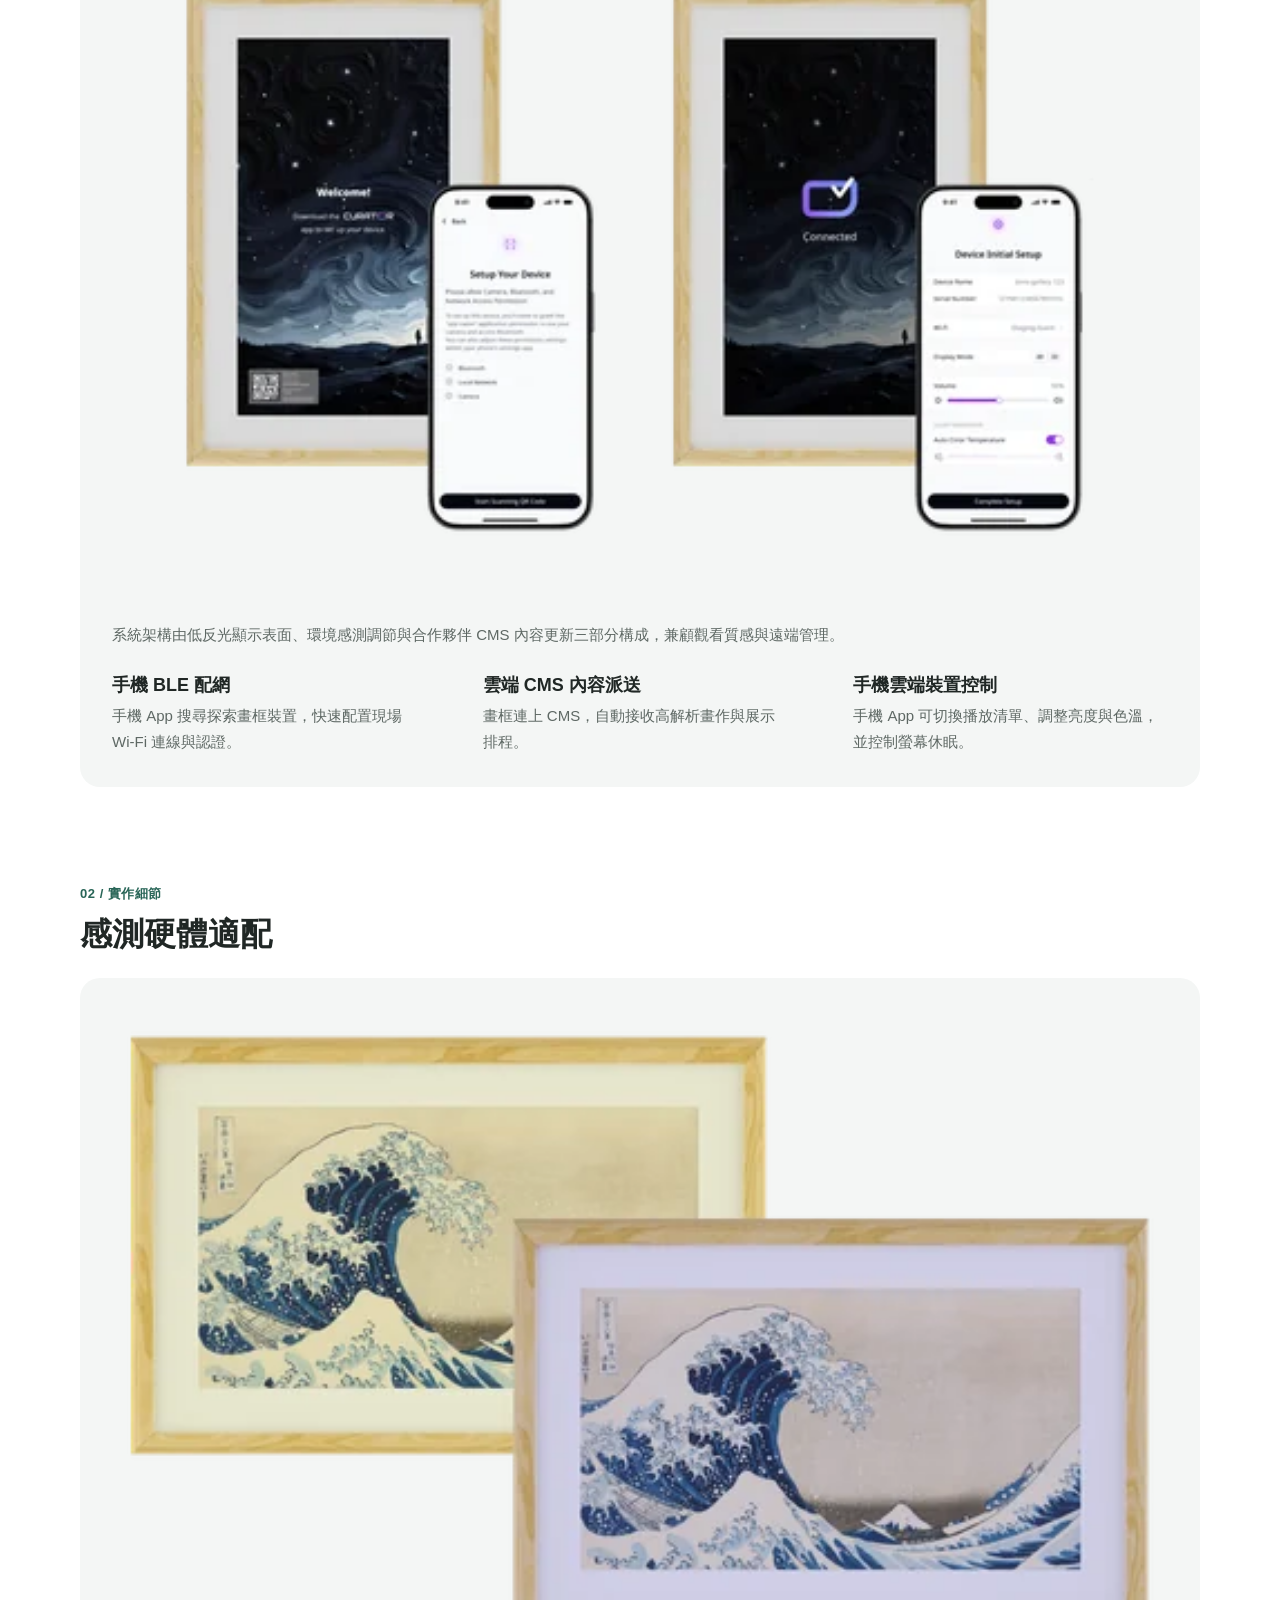
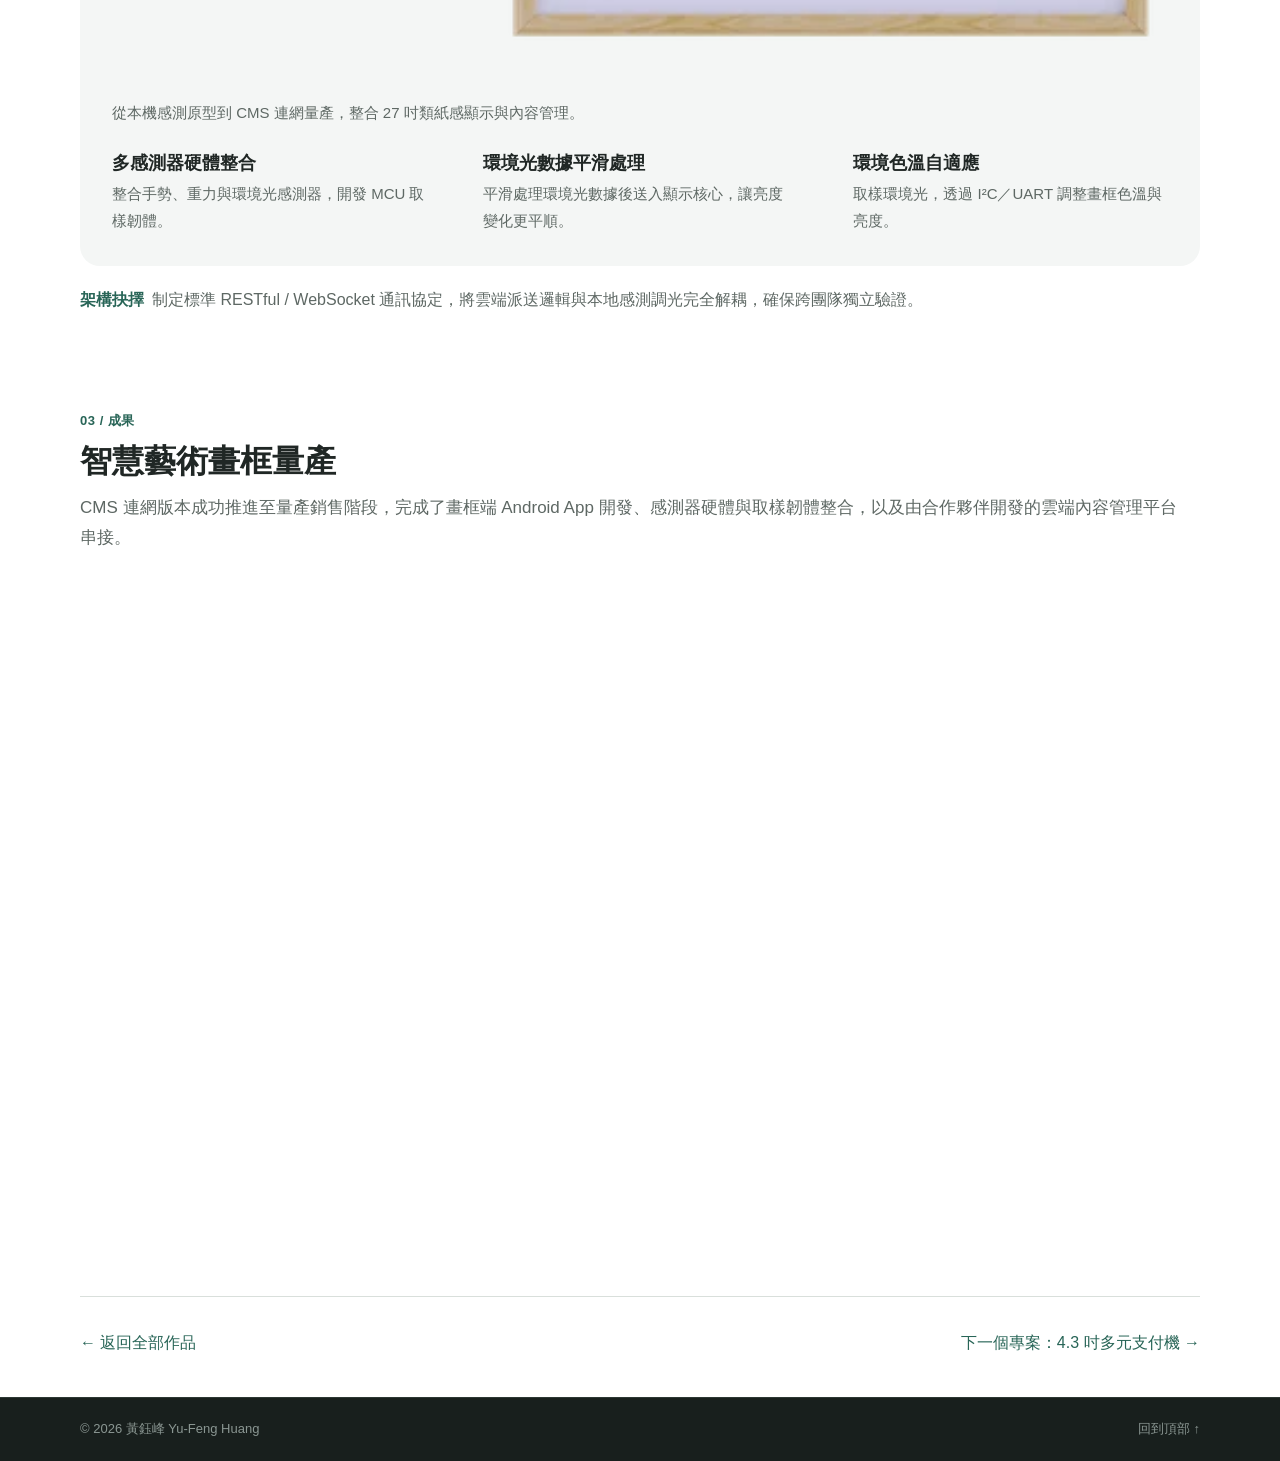
<file: work/digital-frame/index.html>
<!doctype html>
<html lang="zh-Hant">

<head>
  <meta charset="utf-8" />
  <meta name="viewport" content="width=device-width,initial-scale=1" />
  <title>類紙感數位畫框與 CMS｜黃鈺峰</title>
  <meta name="description" content="27 吋類紙感數位畫框：畫框端 Android App 開發、環境光感測器硬體與韌體整合，並串接合作夥伴開發的雲端 CMS。" />
  <meta name="theme-color" content="#ffffff" />
  <meta name="referrer" content="strict-origin-when-cross-origin" />
  <link rel="icon"
    href="../../logo.svg" />
  <link rel="stylesheet" href="../../style.css" />
  <link rel="stylesheet" href="../../detail.css" />
  <script src="../../main.js" defer></script>
</head>

<body id="top">
  <a class="skip" href="#main">跳至主要內容</a>

  <!-- Header -->
  <header class="site-header">
    <div class="header-inner">
      <a class="brand" href="../../index.html" aria-label="黃鈺峰 - 返回首頁">
        <img src="../../logo.svg" class="brand-logo" alt="" />
      </a>
      <button class="menu" type="button" aria-expanded="false" aria-controls="nav">
        選單
      </button>
      <nav id="nav" aria-label="主要導覽">
        <a href="../../index.html#projects">作品</a>
        <a href="../../index.html#capabilities">能力</a>
        <a href="../../index.html#about">關於</a>
        <a href="../../index.html#contact">聯絡</a>
      </nav>
    </div>
  </header>

  <main id="main">
    <!-- Hero Header -->
    <section class="detail-hero page">
      <span class="project-tag">03 / 顯示與內容管理 · 已量產銷售</span>
      <h1>類紙感數位畫框與 CMS</h1>
      <p class="detail-subtitle">隨環境光調整色溫與亮度的類紙畫框。</p>
      <p class="detail-intro">
        將數位畫作帶入居家與展示空間，需要兼顧觀看質感與內容更新。螢幕反光，以及與周遭光線不協調的亮度和色溫，都會影響畫作融入空間的效果。本案選用超低反光、抗眩光的螢幕表面材質，搭配環境光感測器調整色溫與亮度，共同呈現接近紙質畫作的觀感。開發從早期本機感測原型延伸至 CMS 連網版本，串接合作夥伴的平台遠端更新畫作，兼顧展示質感與日常管理需求。
      </p>
      <div class="detail-meta-list">
        <p><strong>開發範圍</strong>畫框端 Android App、環境光感測器硬體與韌體；串接合作夥伴的 CMS。</p>
        <p><strong>驗證目標</strong>驗證 27 吋低反光面板自適應色溫與亮度擬真類紙觀感，以及雲端高解析畫作遠端排程派送。</p>
      </div>
    </section>

    <!-- Main Product Stage (全頁唯一正面全景大圖預留) -->
    <div class="page">
      <figure class="detail-stage-figure">
        <div class="detail-stage detail-stage-epaper">
          <img src="../../assets/images/cms-digital-frame_2.webp" alt="27 吋類紙感智慧藝術畫框展示機外觀" loading="eager" srcset="../../assets/images/cms-digital-frame_2-480.webp 480w, ../../assets/images/cms-digital-frame_2-800.webp 800w, ../../assets/images/cms-digital-frame_2-1200.webp 1200w, ../../assets/images/cms-digital-frame_2.webp 1920w" sizes="(max-width: 767px) calc(100vw - 40px), (max-width: 1216px) calc(100vw - 64px), 1120px" />
        </div>
      </figure>

      <!-- Apple-style Pure Hardware Stats -->
      <div class="detail-stats">
        <div class="stat-col">
          <span class="stat-value">6 GU</span>
          <span class="stat-label">霧面低光澤，接近紙感</span>
        </div>
        <div class="stat-col">
          <span class="stat-value">&gt; 100 階</span>
          <span class="stat-label">色溫 <span class="nowrap">2800–6500K</span>、亮度 <span class="nowrap">3–255</span> 漸變</span>
        </div>
        <div class="stat-col">
          <span class="stat-value">2K</span>
          <span class="stat-label">直式 <span class="nowrap">1440 × 2560</span> 面板</span>
        </div>
      </div>
    </div>

    <!-- 01 / ARCHITECTURE -->
    <section class="detail-section page" id="architecture">
      <div class="detail-section-head">
        <p class="detail-label">01 / 系統架構</p>
        <h2>雲端內容更新路徑</h2>
      </div>

      <div class="apple-feature-box">
        <div class="apple-feature-text">
          <p class="feature-intro">
            系統架構由低反光顯示表面、環境感測調節與合作夥伴 CMS 內容更新三部分構成，兼顧觀看質感與遠端管理。
          </p>

          <div class="feature-steps-list">
            <div class="feature-step-row">
              <div class="step-info">
                <strong>手機 BLE 配網</strong>
                <p>手機 App 搜尋探索畫框裝置，快速配置現場 Wi-Fi 連線與認證。</p>
              </div>
            </div>
            <div class="feature-step-row">
              <div class="step-info">
                <strong>雲端 CMS 內容派送</strong>
                <p>畫框連上 CMS，自動接收高解析畫作與展示排程。</p>
              </div>
            </div>
            <div class="feature-step-row">
              <div class="step-info">
                <strong>手機雲端裝置控制</strong>
                <p>手機 App 可切換播放清單、調整亮度與色溫，並控制螢幕休眠。</p>
              </div>
            </div>
          </div>
        </div>

        <div class="apple-feature-visual">
          <div class="visual-stage">
            <img src="../../assets/images/cms-ble-setup.webp" alt="手機 App 以 BLE 搜尋畫框並設定 Wi-Fi 的配網畫面" loading="lazy" srcset="../../assets/images/cms-ble-setup-480.webp 480w, ../../assets/images/cms-ble-setup-800.webp 800w, ../../assets/images/cms-ble-setup-1200.webp 1200w, ../../assets/images/cms-ble-setup.webp 1920w" sizes="(max-width: 767px) calc(100vw - 40px), (max-width: 1216px) calc(100vw - 64px), 1120px" />
          </div>
        </div>
      </div>
    </section>

    <!-- 02 / IMPLEMENTATION -->
    <section class="detail-section page" id="implementation">
      <div class="detail-section-head">
        <p class="detail-label">02 / 實作細節</p>
        <h2>感測硬體適配</h2>
      </div>

      <div class="apple-feature-box">
        <div class="apple-feature-text">
          <p class="feature-intro">
            從本機感測原型到 CMS 連網量產，整合 27 吋類紙感顯示與內容管理。
          </p>

          <div class="feature-steps-list">
            <div class="feature-step-row">
              <div class="step-info">
                <strong>多感測器硬體整合</strong>
                <p>整合手勢、重力與環境光感測器，開發 MCU 取樣韌體。</p>
              </div>
            </div>
            <div class="feature-step-row">
              <div class="step-info">
                <strong>環境光數據平滑處理</strong>
                <p>平滑處理環境光數據後送入顯示核心，讓亮度變化更平順。</p>
              </div>
            </div>
            <div class="feature-step-row">
              <div class="step-info">
                <strong>環境色溫自適應</strong>
                <p>取樣環境光，透過 I²C／UART 調整畫框色溫與亮度。</p>
              </div>
            </div>
          </div>
        </div>

        <div class="apple-feature-visual">
          <div class="visual-stage">
            <img src="../../assets/images/cms-ambient-comparison.webp" alt="不同環境色溫下的數位畫框顯示效果對照"
              loading="lazy" srcset="../../assets/images/cms-ambient-comparison-480.webp 480w, ../../assets/images/cms-ambient-comparison-800.webp 800w, ../../assets/images/cms-ambient-comparison-1200.webp 1200w, ../../assets/images/cms-ambient-comparison.webp 1920w" sizes="(max-width: 767px) calc(100vw - 40px), (max-width: 1216px) calc(100vw - 64px), 1120px" />
          </div>
        </div>
      </div>

      <p class="feature-tradeoff">
        <strong>架構抉擇</strong>制定標準 RESTful / WebSocket 通訊協定，將雲端派送邏輯與本地感測調光完全解耦，確保跨團隊獨立驗證。
      </p>
    </section>

    <!-- 03 / OUTCOME -->
    <section class="detail-section page" id="outcome">
      <div class="detail-section-head">
        <p class="detail-label">03 / 成果</p>
        <h2>智慧藝術畫框量產</h2>
      </div>
      <div class="detail-text">
        <p>
          CMS 連網版本成功推進至量產銷售階段，完成了畫框端 Android App 開發、感測器硬體與取樣韌體整合，以及由合作夥伴開發的雲端內容管理平台串接。
        </p>

        <!-- 實機影片直接嵌入 (YouTube) -->
        <div class="video-embed-stage">
          <iframe src="https://www.youtube.com/embed/ei__kNpzFDM" title="類紙感數位畫框與 CMS實機展示"
            allow="accelerometer; autoplay; clipboard-write; encrypted-media; gyroscope; picture-in-picture; web-share"
            referrerpolicy="strict-origin-when-cross-origin" allowfullscreen loading="lazy">
          </iframe>
        </div>
      </div>
    </section>

    <nav class="page detail-pager" aria-label="專案導覽">
      <a class="arrow-link" href="../../index.html#projects">← 返回全部作品</a>
      <a class="arrow-link pager-next" href="../payment-terminal/index.html">下一個專案：4.3 吋多元支付機 →</a>
    </nav>
  </main>

  <footer>
    <div class="footer-inner">
      <span>© 2026 黃鈺峰 Yu-Feng Huang</span>
      <a href="#top">回到頂部 ↑</a>
    </div>
  </footer>
</body>

</html>
</file>
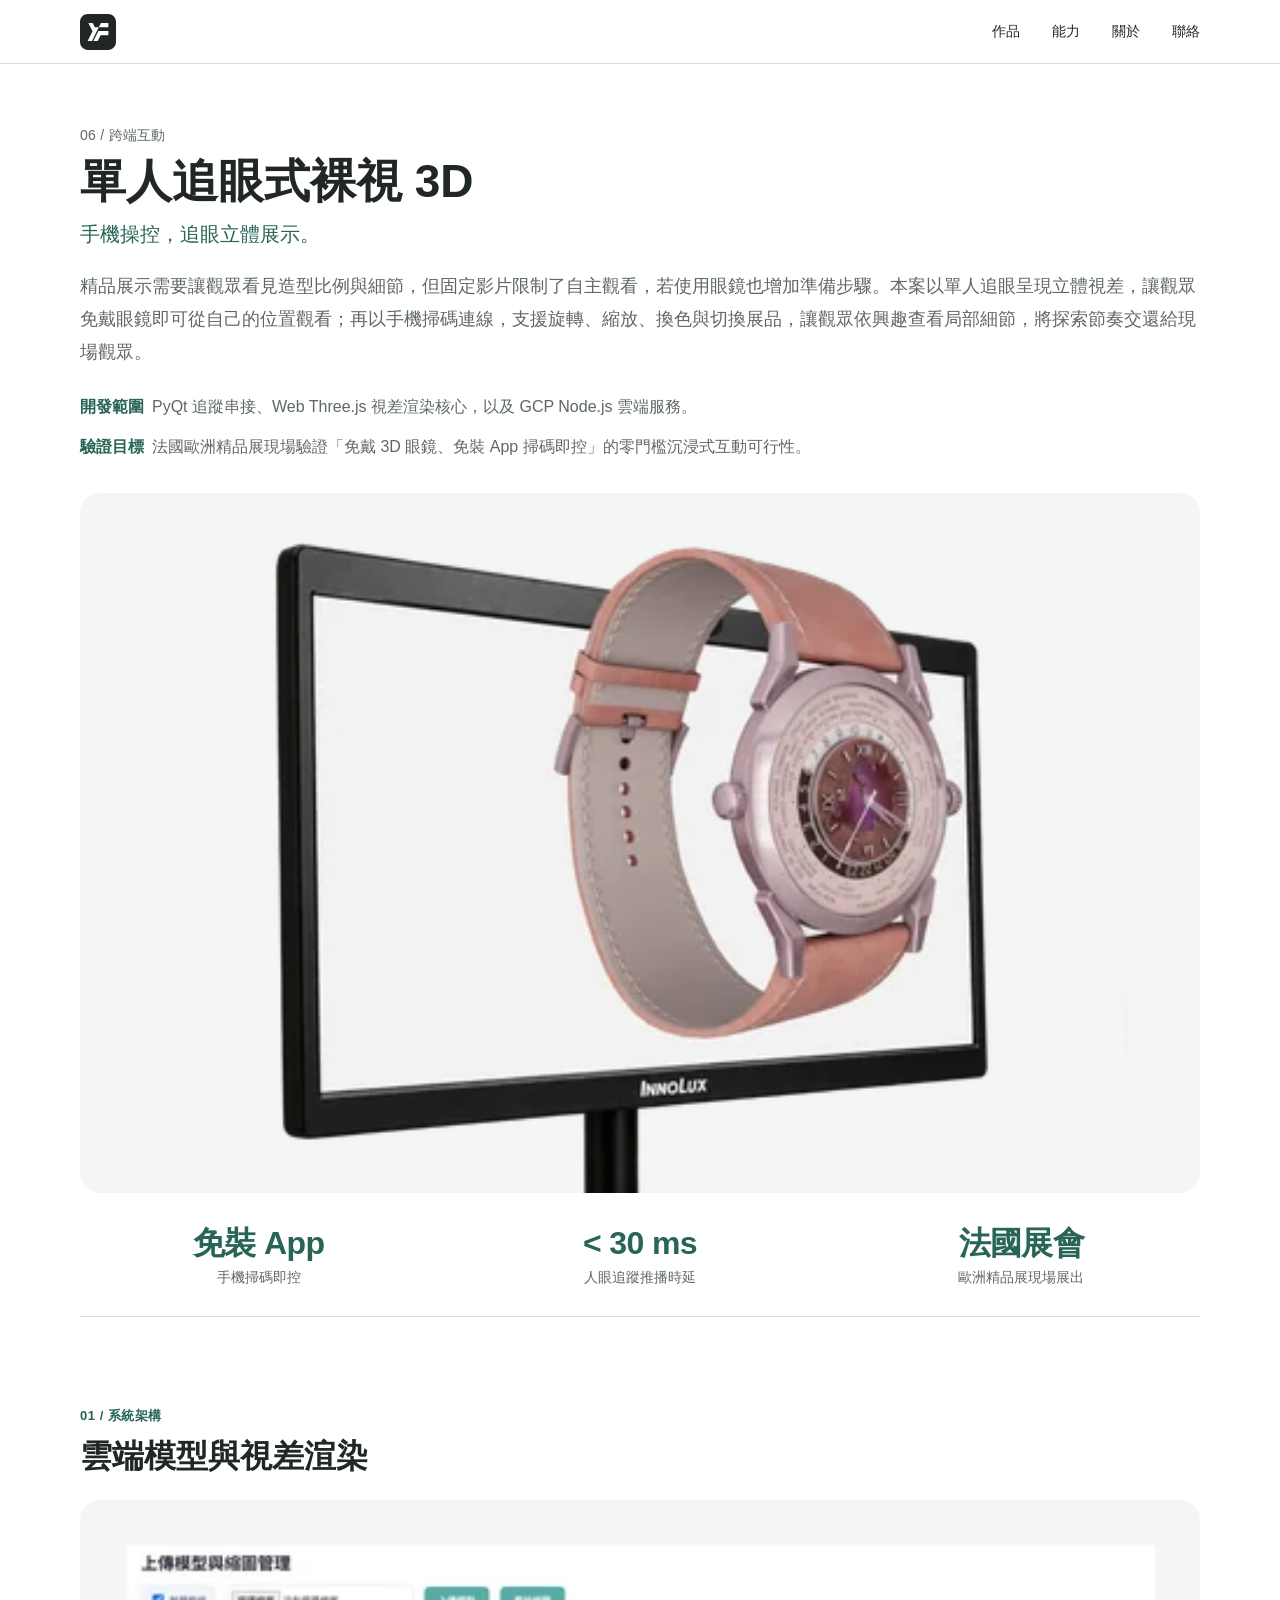
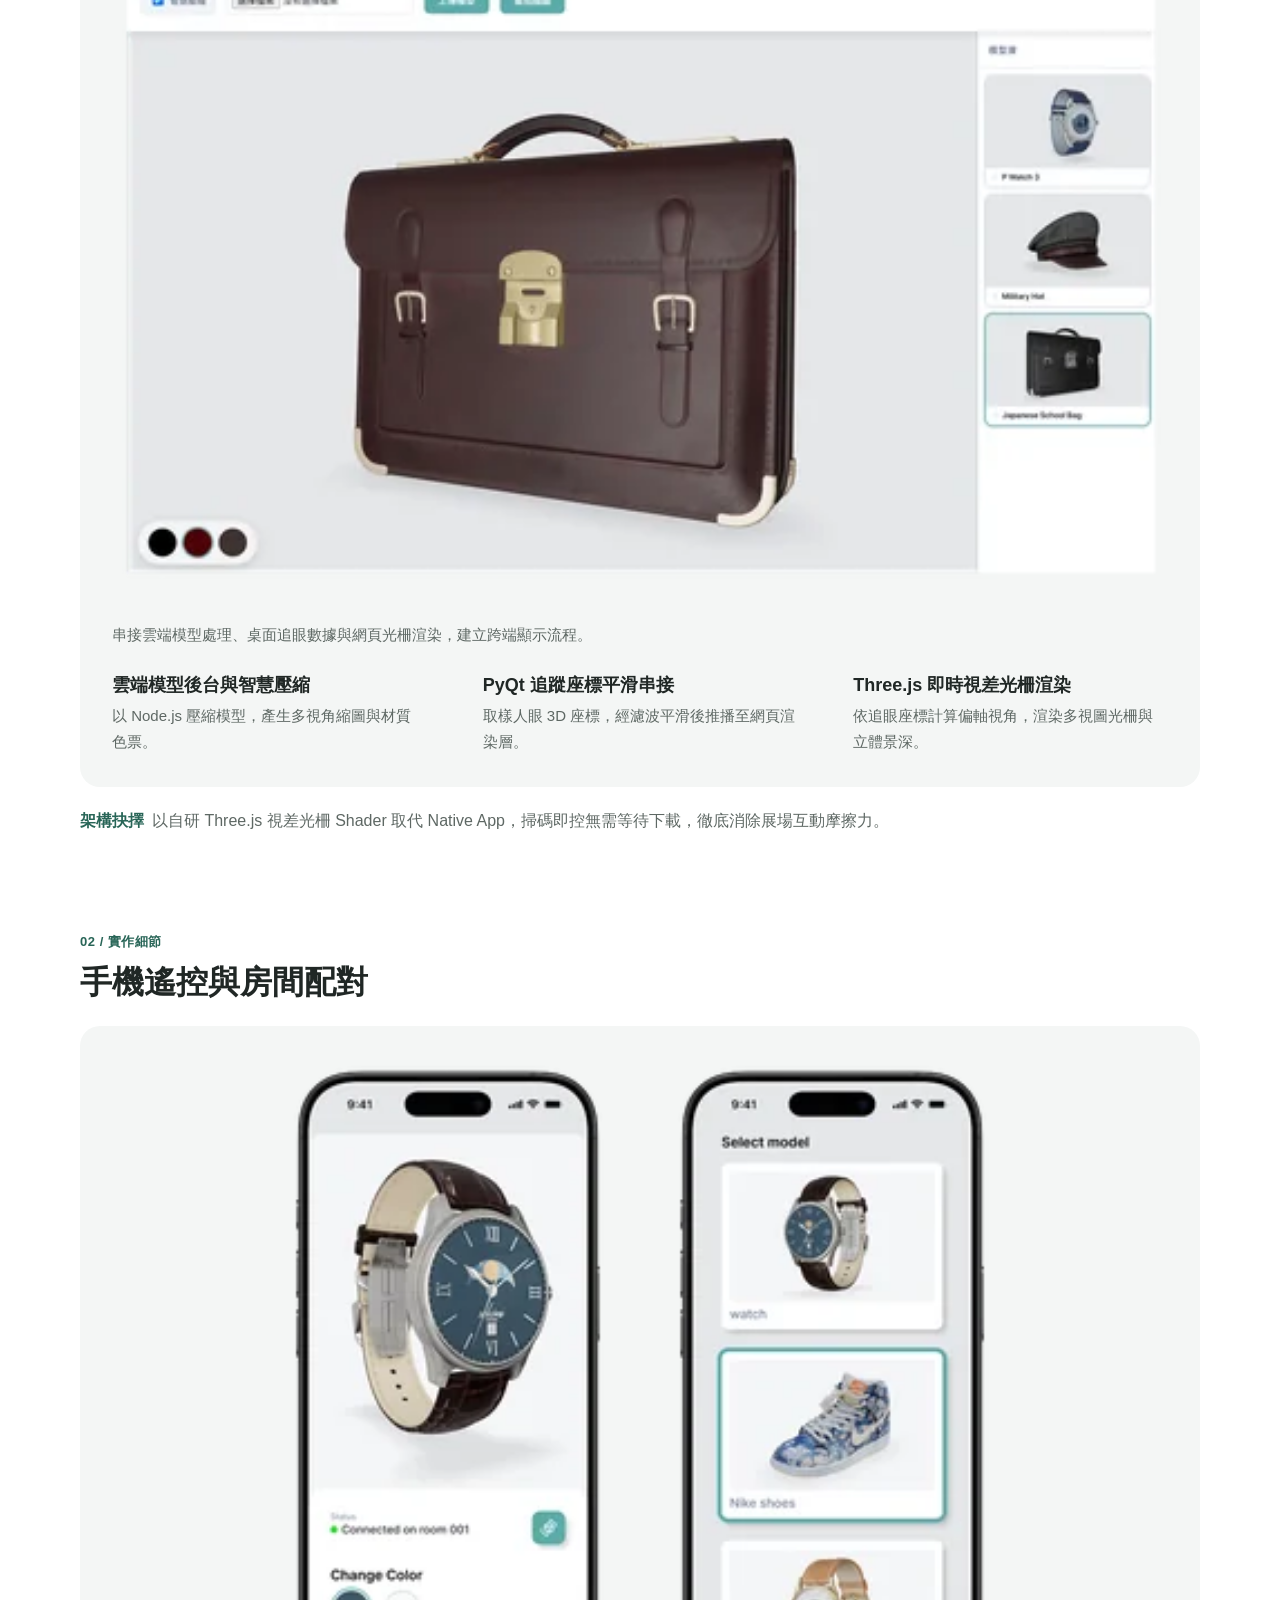
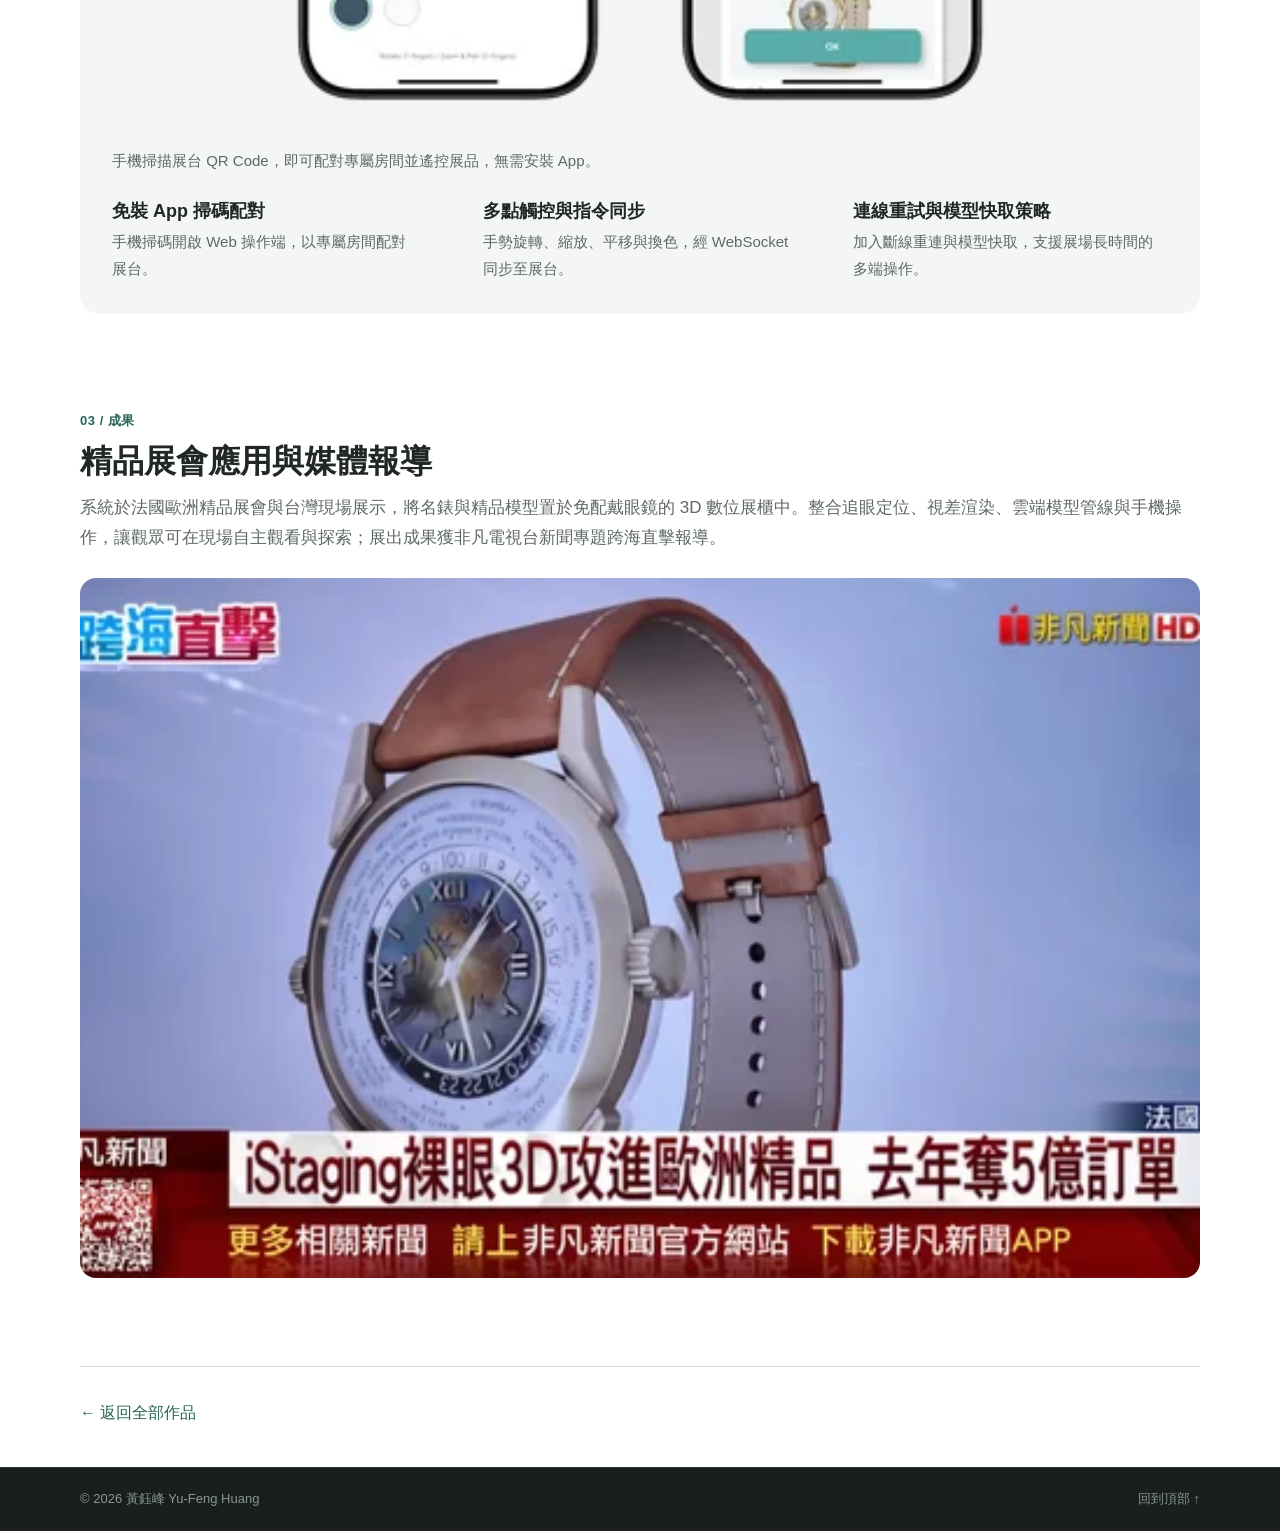
<file: work/glasses-free-3d/index.html>
<!doctype html>
<html lang="zh-Hant">

<head>
  <meta charset="utf-8" />
  <meta name="viewport" content="width=device-width,initial-scale=1" />
  <title>單人追眼式裸視 3D｜黃鈺峰</title>
  <meta name="description"
    content="單人追眼式裸視 3D 互動展示系統：整合人眼追蹤、Web Three.js 視差光柵渲染、GCP 模型管理管線與手機免裝 App 即時操控，落地法國歐洲精品展會。" />
  <meta name="theme-color" content="#ffffff" />
  <meta name="referrer" content="strict-origin-when-cross-origin" />
  <link rel="icon"
    href="../../logo.svg" />
  <link rel="stylesheet" href="../../style.css" />
  <link rel="stylesheet" href="../../detail.css" />
  <script src="../../main.js" defer></script>
</head>

<body id="top">
  <a class="skip" href="#main">跳至主要內容</a>

  <!-- Header -->
  <header class="site-header">
    <div class="header-inner">
      <a class="brand" href="../../index.html" aria-label="黃鈺峰 - 返回首頁">
        <img src="../../logo.svg" class="brand-logo" alt="" />
      </a>
      <button class="menu" type="button" aria-expanded="false" aria-controls="nav">
        選單
      </button>
      <nav id="nav" aria-label="主要導覽">
        <a href="../../index.html#projects">作品</a>
        <a href="../../index.html#capabilities">能力</a>
        <a href="../../index.html#about">關於</a>
        <a href="../../index.html#contact">聯絡</a>
      </nav>
    </div>
  </header>

  <main id="main">
    <!-- Hero Header -->
    <section class="detail-hero page">
      <span class="project-tag">06 / 跨端互動</span>
      <h1>單人追眼式裸視 3D</h1>
      <p class="detail-subtitle">手機操控，追眼立體展示。</p>
      <p class="detail-intro">
        精品展示需要讓觀眾看見造型比例與細節，但固定影片限制了自主觀看，若使用眼鏡也增加準備步驟。本案以單人追眼呈現立體視差，讓觀眾免戴眼鏡即可從自己的位置觀看；再以手機掃碼連線，支援旋轉、縮放、換色與切換展品，讓觀眾依興趣查看局部細節，將探索節奏交還給現場觀眾。
      </p>
      <div class="detail-meta-list">
        <p><strong>開發範圍</strong>PyQt 追蹤串接、Web Three.js 視差渲染核心，以及 GCP Node.js 雲端服務。</p>
        <p><strong>驗證目標</strong>法國歐洲精品展現場驗證「免戴 3D 眼鏡、免裝 App 掃碼即控」的零門檻沉浸式互動可行性。</p>
      </div>
    </section>

    <!-- Main Product Stage (全頁唯一正面全景大圖預留) -->
    <div class="page">
      <figure class="detail-stage-figure">
        <div class="detail-stage detail-stage-epaper">
          <img src="../../assets/images/glasses-free-3d-main.webp" alt="單人追眼式裸視 3D 互動展示系統外觀" loading="eager" srcset="../../assets/images/glasses-free-3d-main-480.webp 480w, ../../assets/images/glasses-free-3d-main-800.webp 800w, ../../assets/images/glasses-free-3d-main-1200.webp 1200w, ../../assets/images/glasses-free-3d-main.webp 1920w" sizes="(max-width: 767px) calc(100vw - 40px), (max-width: 1216px) calc(100vw - 64px), 1120px" />
        </div>
      </figure>

      <!-- Apple-style Pure Hardware Stats -->
      <div class="detail-stats">
        <div class="stat-col">
          <span class="stat-value">免裝 App</span>
          <span class="stat-label">手機掃碼即控</span>
        </div>
        <div class="stat-col">
          <span class="stat-value">&lt; 30 ms</span>
          <span class="stat-label">人眼追蹤推播時延</span>
        </div>
        <div class="stat-col">
          <span class="stat-value">法國展會</span>
          <span class="stat-label">歐洲精品展現場展出</span>
        </div>
      </div>
    </div>

    <!-- 01 / ARCHITECTURE -->
    <section class="detail-section page" id="architecture">
      <div class="detail-section-head">
        <p class="detail-label">01 / 系統架構</p>
        <h2>雲端模型與視差渲染</h2>
      </div>

      <div class="apple-feature-box">
        <div class="apple-feature-text">
          <p class="feature-intro">
            串接雲端模型處理、桌面追眼數據與網頁光柵渲染，建立跨端顯示流程。
          </p>

          <div class="feature-steps-list">
            <div class="feature-step-row">
              <div class="step-info">
                <strong>雲端模型後台與智慧壓縮</strong>
                <p>以 Node.js 壓縮模型，產生多視角縮圖與材質色票。</p>
              </div>
            </div>
            <div class="feature-step-row">
              <div class="step-info">
                <strong>PyQt 追蹤座標平滑串接</strong>
                <p>取樣人眼 3D 座標，經濾波平滑後推播至網頁渲染層。</p>
              </div>
            </div>
            <div class="feature-step-row">
              <div class="step-info">
                <strong>Three.js 即時視差光柵渲染</strong>
                <p>依追眼座標計算偏軸視角，渲染多視圖光柵與立體景深。</p>
              </div>
            </div>
          </div>
        </div>

        <div class="apple-feature-visual">
          <div class="visual-stage">
            <img src="../../assets/images/glasses-free-3d-pipeline.webp"
              alt="GCP Node.js 雲端 3D 模型後台管理介面：智慧壓縮、重拍縮圖與模型庫管理" loading="lazy" srcset="../../assets/images/glasses-free-3d-pipeline-480.webp 480w, ../../assets/images/glasses-free-3d-pipeline-800.webp 800w, ../../assets/images/glasses-free-3d-pipeline-1200.webp 1200w, ../../assets/images/glasses-free-3d-pipeline.webp 1920w" sizes="(max-width: 767px) calc(100vw - 40px), (max-width: 1216px) calc(100vw - 64px), 1120px" />
          </div>
        </div>
      </div>

      <p class="feature-tradeoff">
        <strong>架構抉擇</strong>以自研 Three.js 視差光柵 Shader 取代 Native App，掃碼即控無需等待下載，徹底消除展場互動摩擦力。
      </p>
    </section>

    <!-- 02 / IMPLEMENTATION -->
    <section class="detail-section page" id="implementation">
      <div class="detail-section-head">
        <p class="detail-label">02 / 實作細節</p>
        <h2>手機遙控與房間配對</h2>
      </div>

      <div class="apple-feature-box">
        <div class="apple-feature-text">
          <p class="feature-intro">
            手機掃描展台 QR Code，即可配對專屬房間並遙控展品，無需安裝 App。
          </p>

          <div class="feature-steps-list">
            <div class="feature-step-row">
              <div class="step-info">
                <strong>免裝 App 掃碼配對</strong>
                <p>手機掃碼開啟 Web 操作端，以專屬房間配對展台。</p>
              </div>
            </div>
            <div class="feature-step-row">
              <div class="step-info">
                <strong>多點觸控與指令同步</strong>
                <p>手勢旋轉、縮放、平移與換色，經 WebSocket 同步至展台。</p>
              </div>
            </div>
            <div class="feature-step-row">
              <div class="step-info">
                <strong>連線重試與模型快取策略</strong>
                <p>加入斷線重連與模型快取，支援展場長時間的多端操作。</p>
              </div>
            </div>
          </div>
        </div>

        <div class="apple-feature-visual">
          <div class="visual-stage">
            <img src="../../assets/images/glasses-free-3d-mobile-control.webp"
              alt="手機 Web 操作介面：房間配對連線、多指手勢旋轉縮放、模型色彩切換與展品選單" loading="lazy" srcset="../../assets/images/glasses-free-3d-mobile-control-480.webp 480w, ../../assets/images/glasses-free-3d-mobile-control-800.webp 800w, ../../assets/images/glasses-free-3d-mobile-control-1200.webp 1200w, ../../assets/images/glasses-free-3d-mobile-control.webp 1920w" sizes="(max-width: 767px) calc(100vw - 40px), (max-width: 1216px) calc(100vw - 64px), 1120px" />
          </div>
        </div>
      </div>
    </section>

    <!-- 03 / OUTCOME -->
    <section class="detail-section page" id="outcome">
      <div class="detail-section-head">
        <p class="detail-label">03 / 成果</p>
        <h2>精品展會應用與媒體報導</h2>
      </div>
      <div class="detail-text">
        <p>
          系統於法國歐洲精品展會與台灣現場展示，將名錶與精品模型置於免配戴眼鏡的 3D 數位展櫃中。整合追眼定位、視差渲染、雲端模型管線與手機操作，讓觀眾可在現場自主觀看與探索；展出成果獲非凡電視台新聞專題跨海直擊報導。
        </p>

        <div class="detail-outcome-stage">
          <img src="../../assets/images/glasses-free-3d-exhibition.webp" alt="法國展會現場裸視 3D 互動展示實景，獲非凡新聞跨海直擊專題報導"
            width="1920" height="1200" loading="lazy" srcset="../../assets/images/glasses-free-3d-exhibition-480.webp 480w, ../../assets/images/glasses-free-3d-exhibition-800.webp 800w, ../../assets/images/glasses-free-3d-exhibition-1200.webp 1200w, ../../assets/images/glasses-free-3d-exhibition.webp 1920w" sizes="(max-width: 767px) calc(100vw - 40px), (max-width: 1216px) calc(100vw - 64px), 1120px" />
        </div>
      </div>
    </section>

    <nav class="page detail-pager" aria-label="專案導覽">
      <a class="arrow-link" href="../../index.html#projects">← 返回全部作品</a>
    </nav>
  </main>

  <footer>
    <div class="footer-inner">
      <span>© 2026 黃鈺峰 Yu-Feng Huang</span>
      <a href="#top">回到頂部 ↑</a>
    </div>
  </footer>
</body>

</html>
</file>
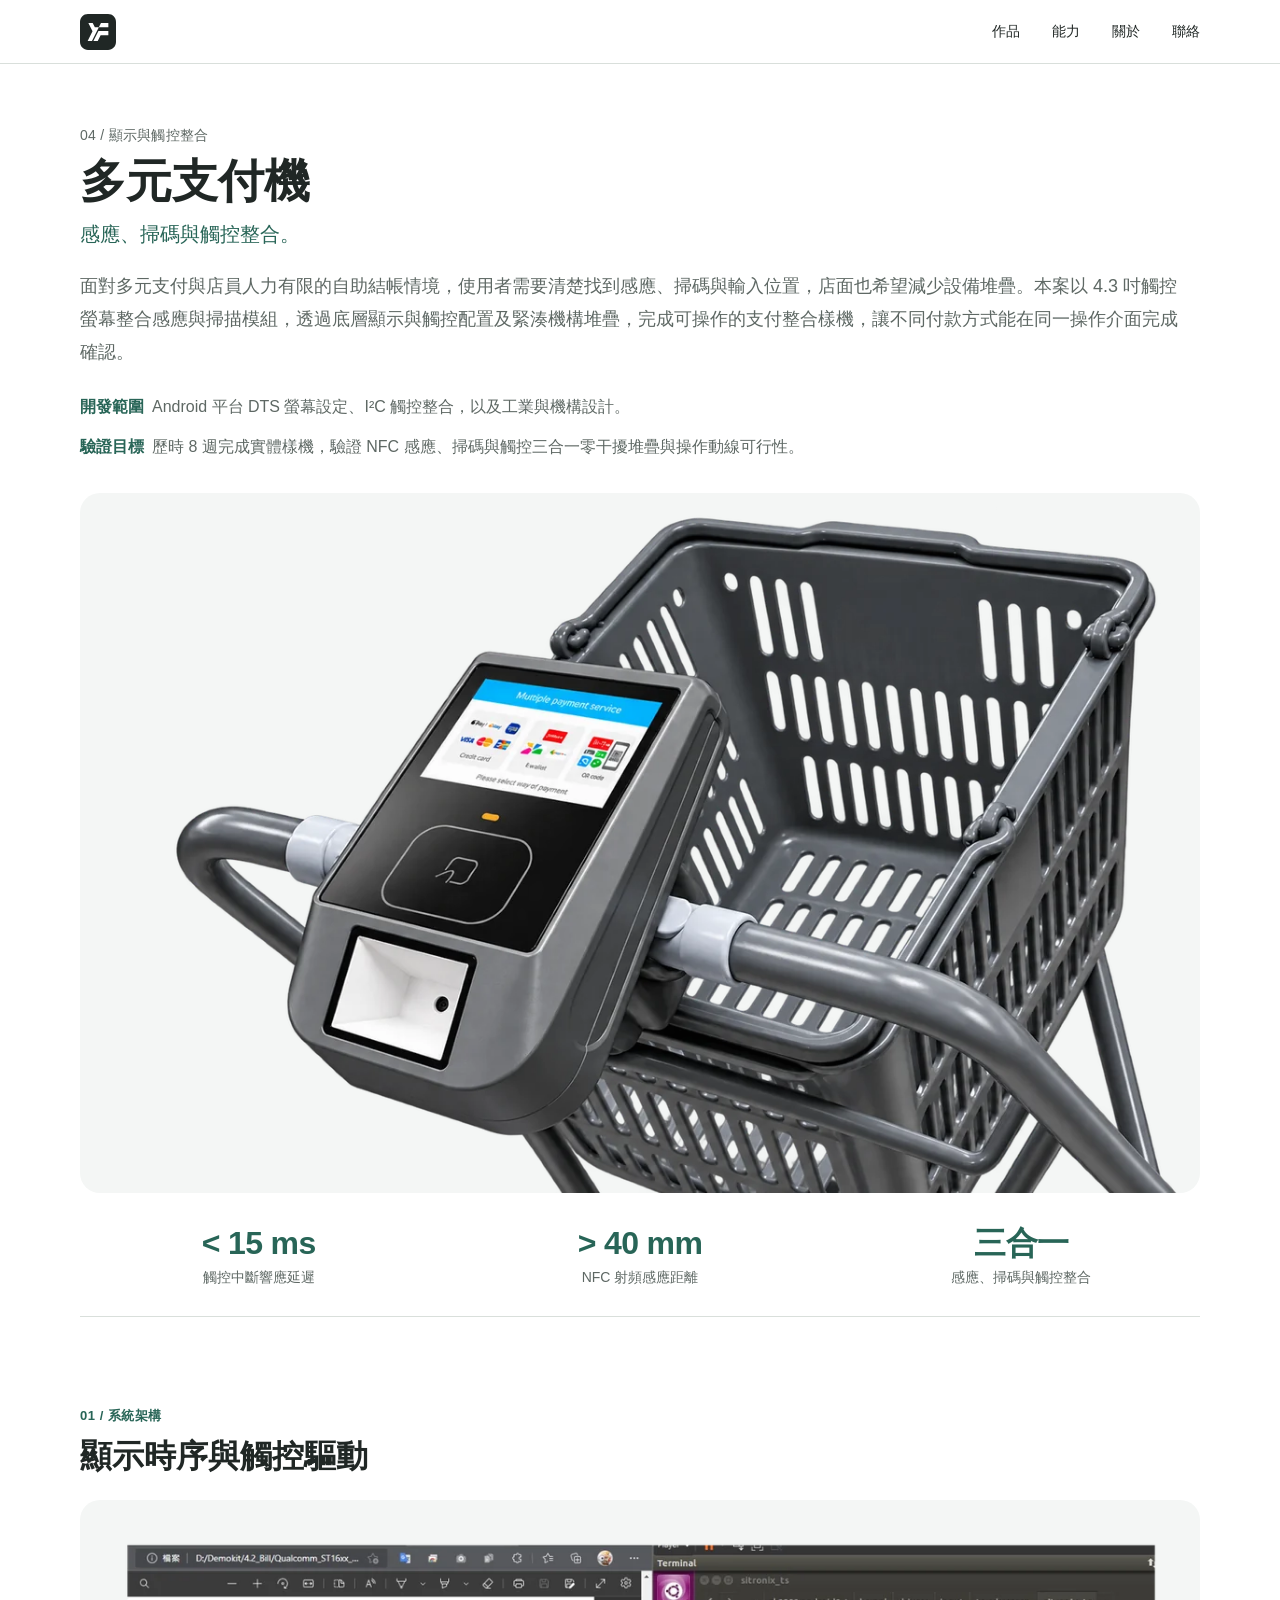
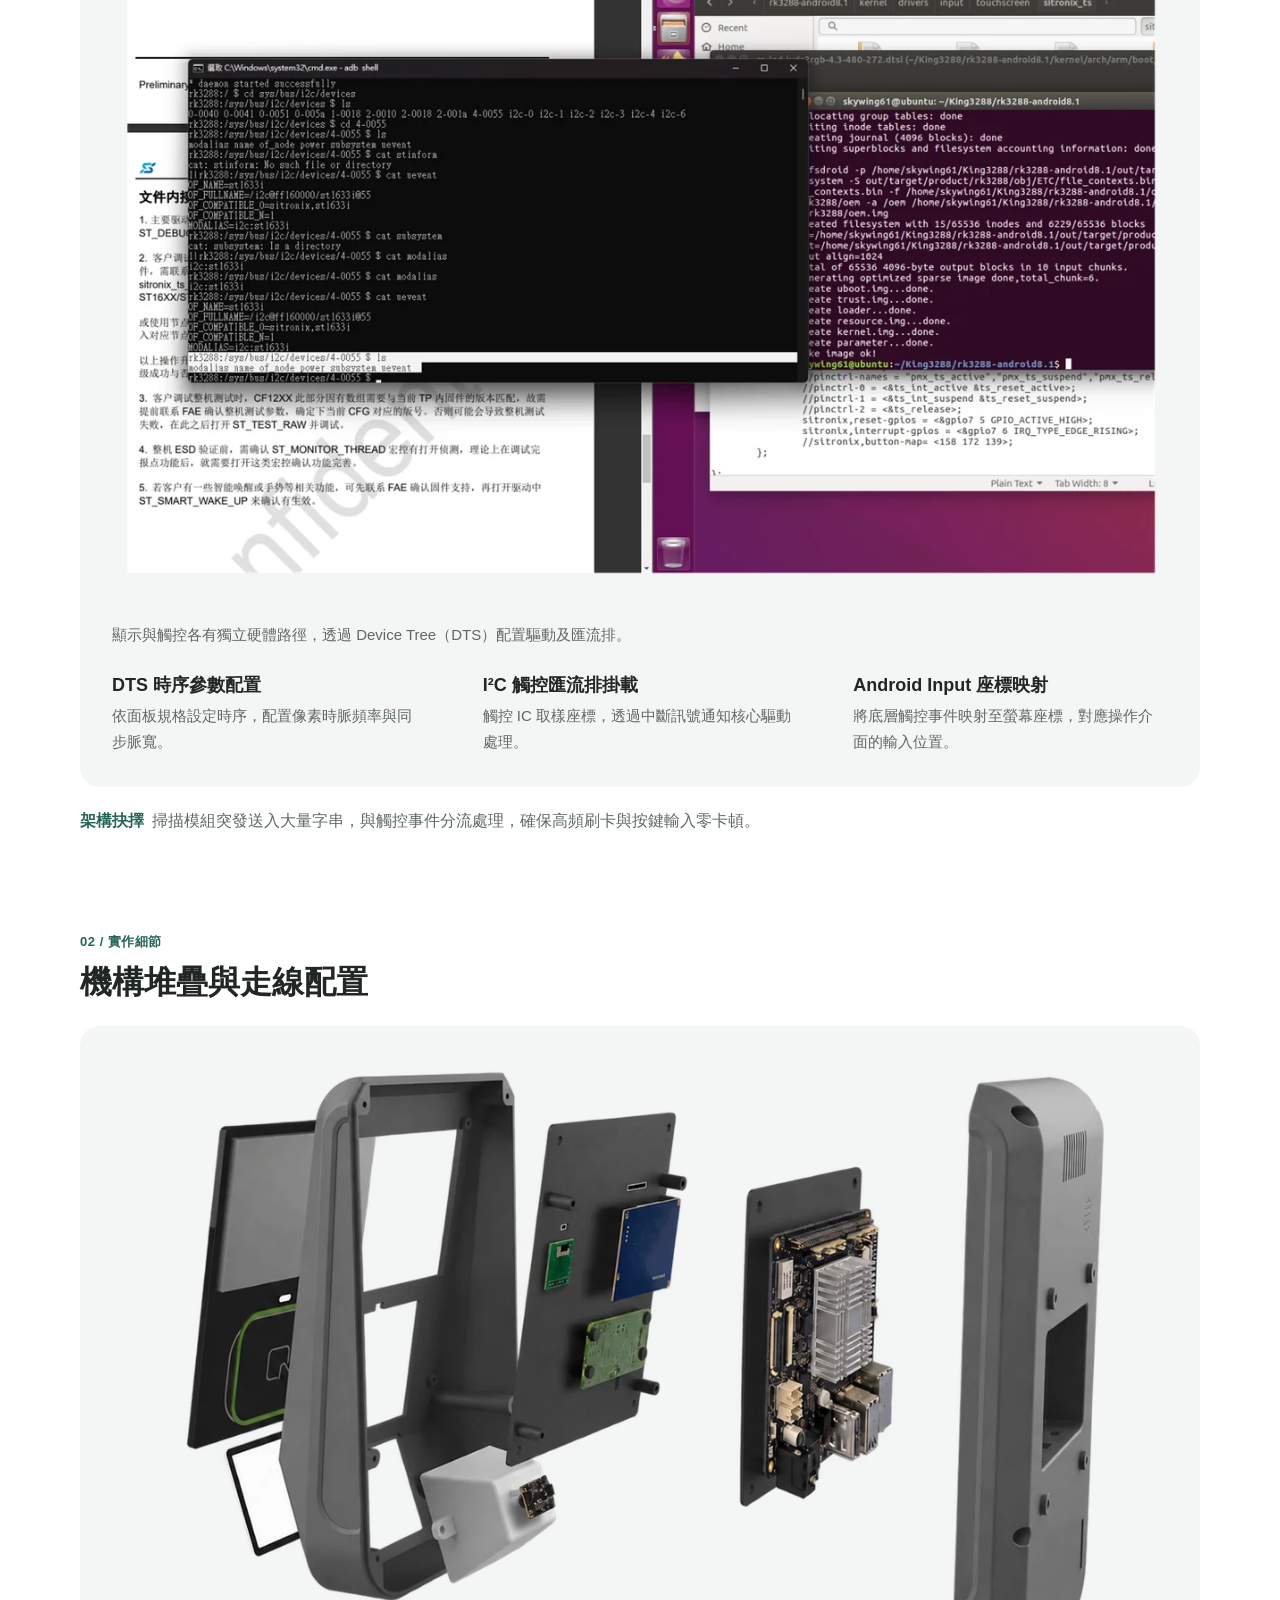
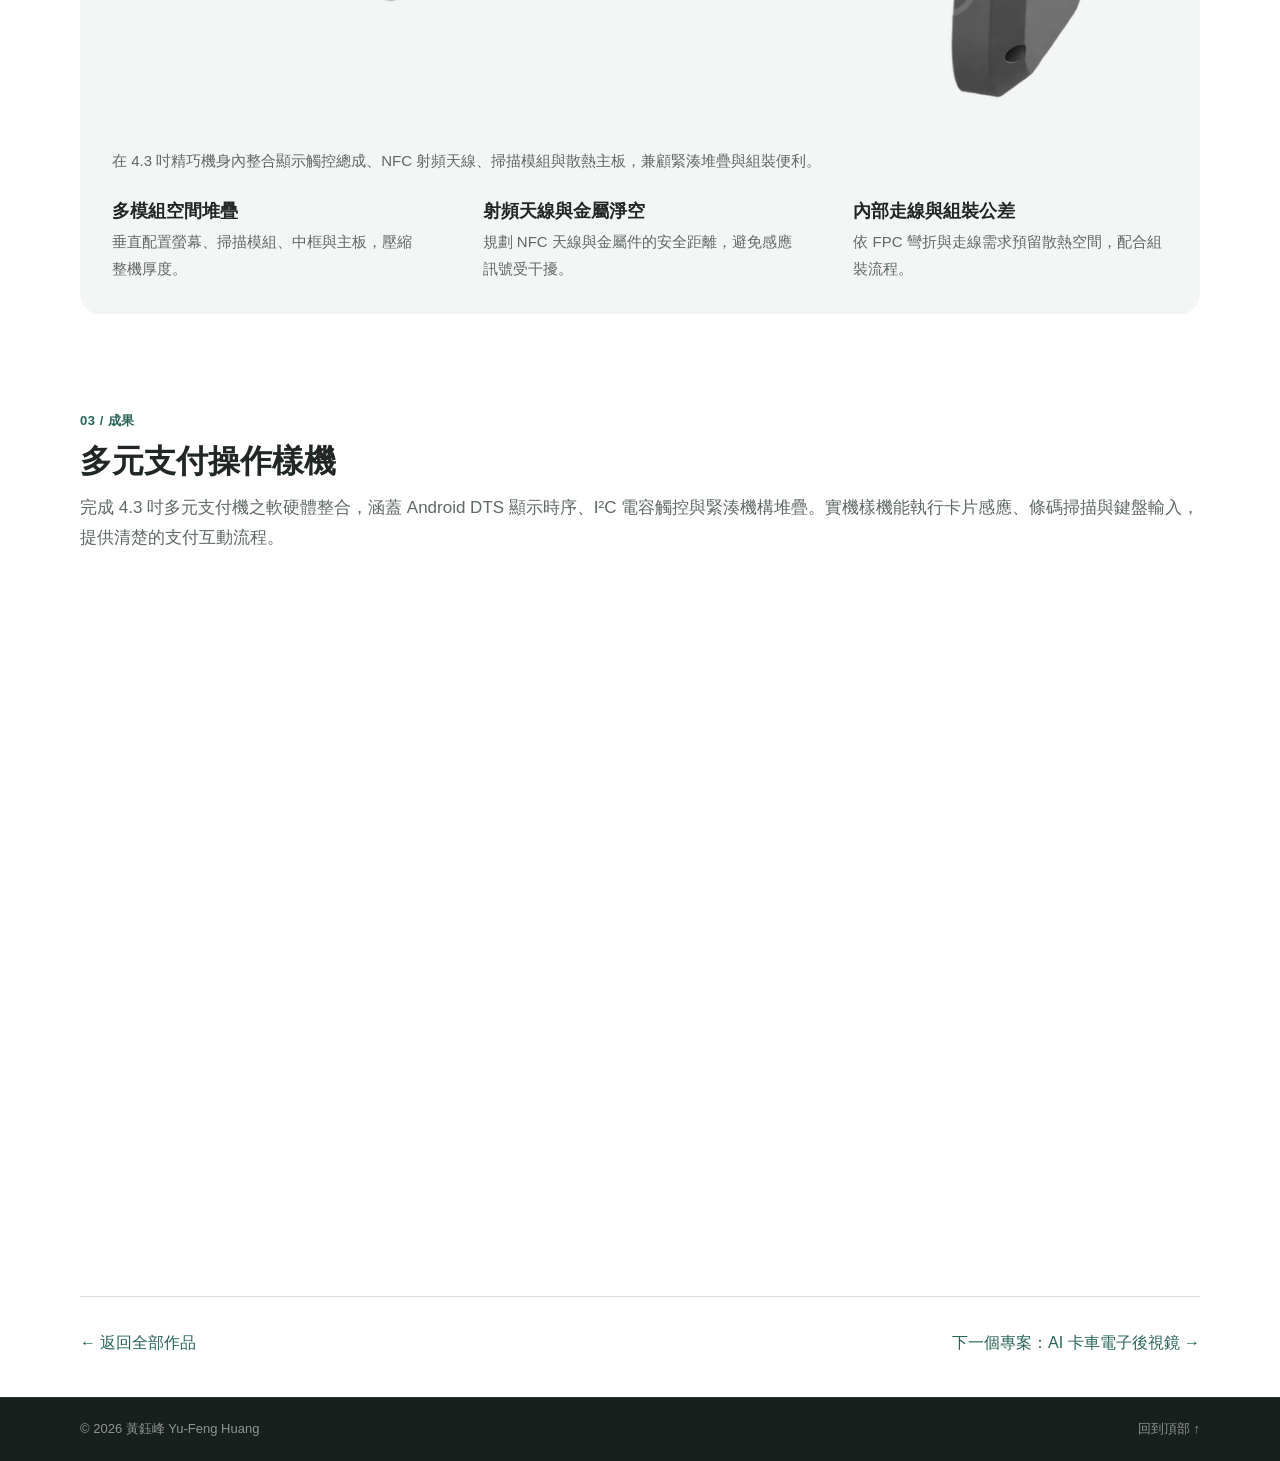
<file: work/payment-terminal/index.html>
<!doctype html>
<html lang="zh-Hant">

<head>
  <meta charset="utf-8" />
  <meta name="viewport" content="width=device-width,initial-scale=1" />
  <title>多元支付機：DTS 螢幕設定與 I²C 觸控整合｜黃鈺峰</title>
  <meta name="description" content="4.3 吋多元支付機：Android 平台顯示設定（Device Tree / DTS）、I²C 觸控螢幕整合與硬體適配。" />
  <meta name="theme-color" content="#ffffff" />
  <meta name="referrer" content="strict-origin-when-cross-origin" />
  <link rel="icon"
    href="../../logo.svg" />
  <link rel="stylesheet" href="../../style.css" />
  <link rel="stylesheet" href="../../detail.css" />
  <script src="../../main.js" defer></script>
</head>

<body id="top">
  <a class="skip" href="#main">跳至主要內容</a>

  <!-- Header -->
  <header class="site-header">
    <div class="header-inner">
      <a class="brand" href="../../index.html" aria-label="黃鈺峰 - 返回首頁">
        <img src="../../logo.svg" class="brand-logo" alt="" />
      </a>
      <button class="menu" type="button" aria-expanded="false" aria-controls="nav">
        選單
      </button>
      <nav id="nav" aria-label="主要導覽">
        <a href="../../index.html#projects">作品</a>
        <a href="../../index.html#capabilities">能力</a>
        <a href="../../index.html#about">關於</a>
        <a href="../../index.html#contact">聯絡</a>
      </nav>
    </div>
  </header>

  <main id="main">
    <!-- Hero Header -->
    <section class="detail-hero page">
      <span class="project-tag">04 / 顯示與觸控整合</span>
      <h1>多元支付機</h1>
      <p class="detail-subtitle">感應、掃碼與觸控整合。</p>
      <p class="detail-intro">
        面對多元支付與店員人力有限的自助結帳情境，使用者需要清楚找到感應、掃碼與輸入位置，店面也希望減少設備堆疊。本案以 4.3 吋觸控螢幕整合感應與掃描模組，透過底層顯示與觸控配置及緊湊機構堆疊，完成可操作的支付整合樣機，讓不同付款方式能在同一操作介面完成確認。
      </p>
      <div class="detail-meta-list">
        <p><strong>開發範圍</strong>Android 平台 DTS 螢幕設定、I²C 觸控整合，以及工業與機構設計。</p>
        <p><strong>驗證目標</strong>歷時 8 週完成實體樣機，驗證 NFC 感應、掃碼與觸控三合一零干擾堆疊與操作動線可行性。</p>
      </div>
    </section>

    <!-- Main Product Stage (全頁唯一正面全景大圖預留) -->
    <div class="page">
      <figure class="detail-stage-figure">
        <div class="detail-stage detail-stage-epaper">
          <img src="../../assets/images/payment-terminal-angle.webp" alt="4.3 吋多元支付機正面外觀與支架" loading="eager" srcset="../../assets/images/payment-terminal-angle-480.webp 480w, ../../assets/images/payment-terminal-angle-800.webp 800w, ../../assets/images/payment-terminal-angle-1200.webp 1200w, ../../assets/images/payment-terminal-angle.webp 1920w" sizes="(max-width: 767px) calc(100vw - 40px), (max-width: 1216px) calc(100vw - 64px), 1120px" />
        </div>
      </figure>

      <!-- Apple-style Pure Hardware Stats -->
      <div class="detail-stats">
        <div class="stat-col">
          <span class="stat-value">&lt; 15 ms</span>
          <span class="stat-label">觸控中斷響應延遲</span>
        </div>
        <div class="stat-col">
          <span class="stat-value">&gt; 40 mm</span>
          <span class="stat-label">NFC 射頻感應距離</span>
        </div>
        <div class="stat-col">
          <span class="stat-value">三合一</span>
          <span class="stat-label">感應、掃碼與觸控整合</span>
        </div>
      </div>
    </div>

    <!-- 01 / ARCHITECTURE -->
    <section class="detail-section page" id="architecture">
      <div class="detail-section-head">
        <p class="detail-label">01 / 系統架構</p>
        <h2>顯示時序與觸控驅動</h2>
      </div>

      <div class="apple-feature-box">
        <div class="apple-feature-text">
          <p class="feature-intro">
            顯示與觸控各有獨立硬體路徑，透過 Device Tree（DTS）配置驅動及匯流排。
          </p>

          <div class="feature-steps-list">
            <div class="feature-step-row">
              <div class="step-info">
                <strong>DTS 時序參數配置</strong>
                <p>依面板規格設定時序，配置像素時脈頻率與同步脈寬。</p>
              </div>
            </div>
            <div class="feature-step-row">
              <div class="step-info">
                <strong>I²C 觸控匯流排掛載</strong>
                <p>觸控 IC 取樣座標，透過中斷訊號通知核心驅動處理。</p>
              </div>
            </div>
            <div class="feature-step-row">
              <div class="step-info">
                <strong>Android Input 座標映射</strong>
                <p>將底層觸控事件映射至螢幕座標，對應操作介面的輸入位置。</p>
              </div>
            </div>
          </div>
        </div>

        <div class="apple-feature-visual">
          <div class="visual-stage">
            <img src="../../assets/images/payment-terminal-architecture.webp" alt="DTS 顯示與 I²C 觸控獨立雙路徑架構圖"
              loading="lazy" srcset="../../assets/images/payment-terminal-architecture-480.webp 480w, ../../assets/images/payment-terminal-architecture-800.webp 800w, ../../assets/images/payment-terminal-architecture-1200.webp 1200w, ../../assets/images/payment-terminal-architecture.webp 1920w" sizes="(max-width: 767px) calc(100vw - 40px), (max-width: 1216px) calc(100vw - 64px), 1120px" />
          </div>
        </div>
      </div>

      <p class="feature-tradeoff">
        <strong>架構抉擇</strong>掃描模組突發送入大量字串，與觸控事件分流處理，確保高頻刷卡與按鍵輸入零卡頓。
      </p>
    </section>

    <!-- 02 / IMPLEMENTATION -->
    <section class="detail-section page" id="implementation">
      <div class="detail-section-head">
        <p class="detail-label">02 / 實作細節</p>
        <h2>機構堆疊與走線配置</h2>
      </div>

      <div class="apple-feature-box">
        <div class="apple-feature-text">
          <p class="feature-intro">
            在 4.3 吋精巧機身內整合顯示觸控總成、NFC 射頻天線、掃描模組與散熱主板，兼顧緊湊堆疊與組裝便利。
          </p>

          <div class="feature-steps-list">
            <div class="feature-step-row">
              <div class="step-info">
                <strong>多模組空間堆疊</strong>
                <p>垂直配置螢幕、掃描模組、中框與主板，壓縮整機厚度。</p>
              </div>
            </div>
            <div class="feature-step-row">
              <div class="step-info">
                <strong>射頻天線與金屬淨空</strong>
                <p>規劃 NFC 天線與金屬件的安全距離，避免感應訊號受干擾。</p>
              </div>
            </div>
            <div class="feature-step-row">
              <div class="step-info">
                <strong>內部走線與組裝公差</strong>
                <p>依 FPC 彎折與走線需求預留散熱空間，配合組裝流程。</p>
              </div>
            </div>
          </div>
        </div>

        <div class="apple-feature-visual">
          <div class="visual-stage">
            <img src="../../assets/images/payment-terminal-exploded.webp" alt="4.3 吋多元支付機機構分件與內部走線爆炸圖" loading="lazy" srcset="../../assets/images/payment-terminal-exploded-480.webp 480w, ../../assets/images/payment-terminal-exploded-800.webp 800w, ../../assets/images/payment-terminal-exploded-1200.webp 1200w, ../../assets/images/payment-terminal-exploded.webp 1920w" sizes="(max-width: 767px) calc(100vw - 40px), (max-width: 1216px) calc(100vw - 64px), 1120px" />
          </div>
        </div>
      </div>
    </section>

    <!-- 03 / OUTCOME -->
    <section class="detail-section page" id="outcome">
      <div class="detail-section-head">
        <p class="detail-label">03 / 成果</p>
        <h2>多元支付操作樣機</h2>
      </div>
      <div class="detail-text">
        <p>
          完成 4.3 吋多元支付機之軟硬體整合，涵蓋 Android DTS 顯示時序、I²C 電容觸控與緊湊機構堆疊。實機樣機能執行卡片感應、條碼掃描與鍵盤輸入，提供清楚的支付互動流程。
        </p>

        <!-- 實機影片直接嵌入 (YouTube) -->
        <div class="video-embed-stage">
          <iframe src="https://www.youtube.com/embed/9iwMd2i-YwM" title="4.3 吋多元支付機實機操作展示"
            allow="accelerometer; autoplay; clipboard-write; encrypted-media; gyroscope; picture-in-picture; web-share"
            referrerpolicy="strict-origin-when-cross-origin" allowfullscreen loading="lazy">
          </iframe>
        </div>
      </div>
    </section>

    <nav class="page detail-pager" aria-label="專案導覽">
      <a class="arrow-link" href="../../index.html#projects">← 返回全部作品</a>
      <a class="arrow-link pager-next" href="../ai-truck-emirror/index.html">下一個專案：AI 卡車電子後視鏡 →</a>
    </nav>
  </main>

  <footer>
    <div class="footer-inner">
      <span>© 2026 黃鈺峰 Yu-Feng Huang</span>
      <a href="#top">回到頂部 ↑</a>
    </div>
  </footer>
</body>

</html>
</file>
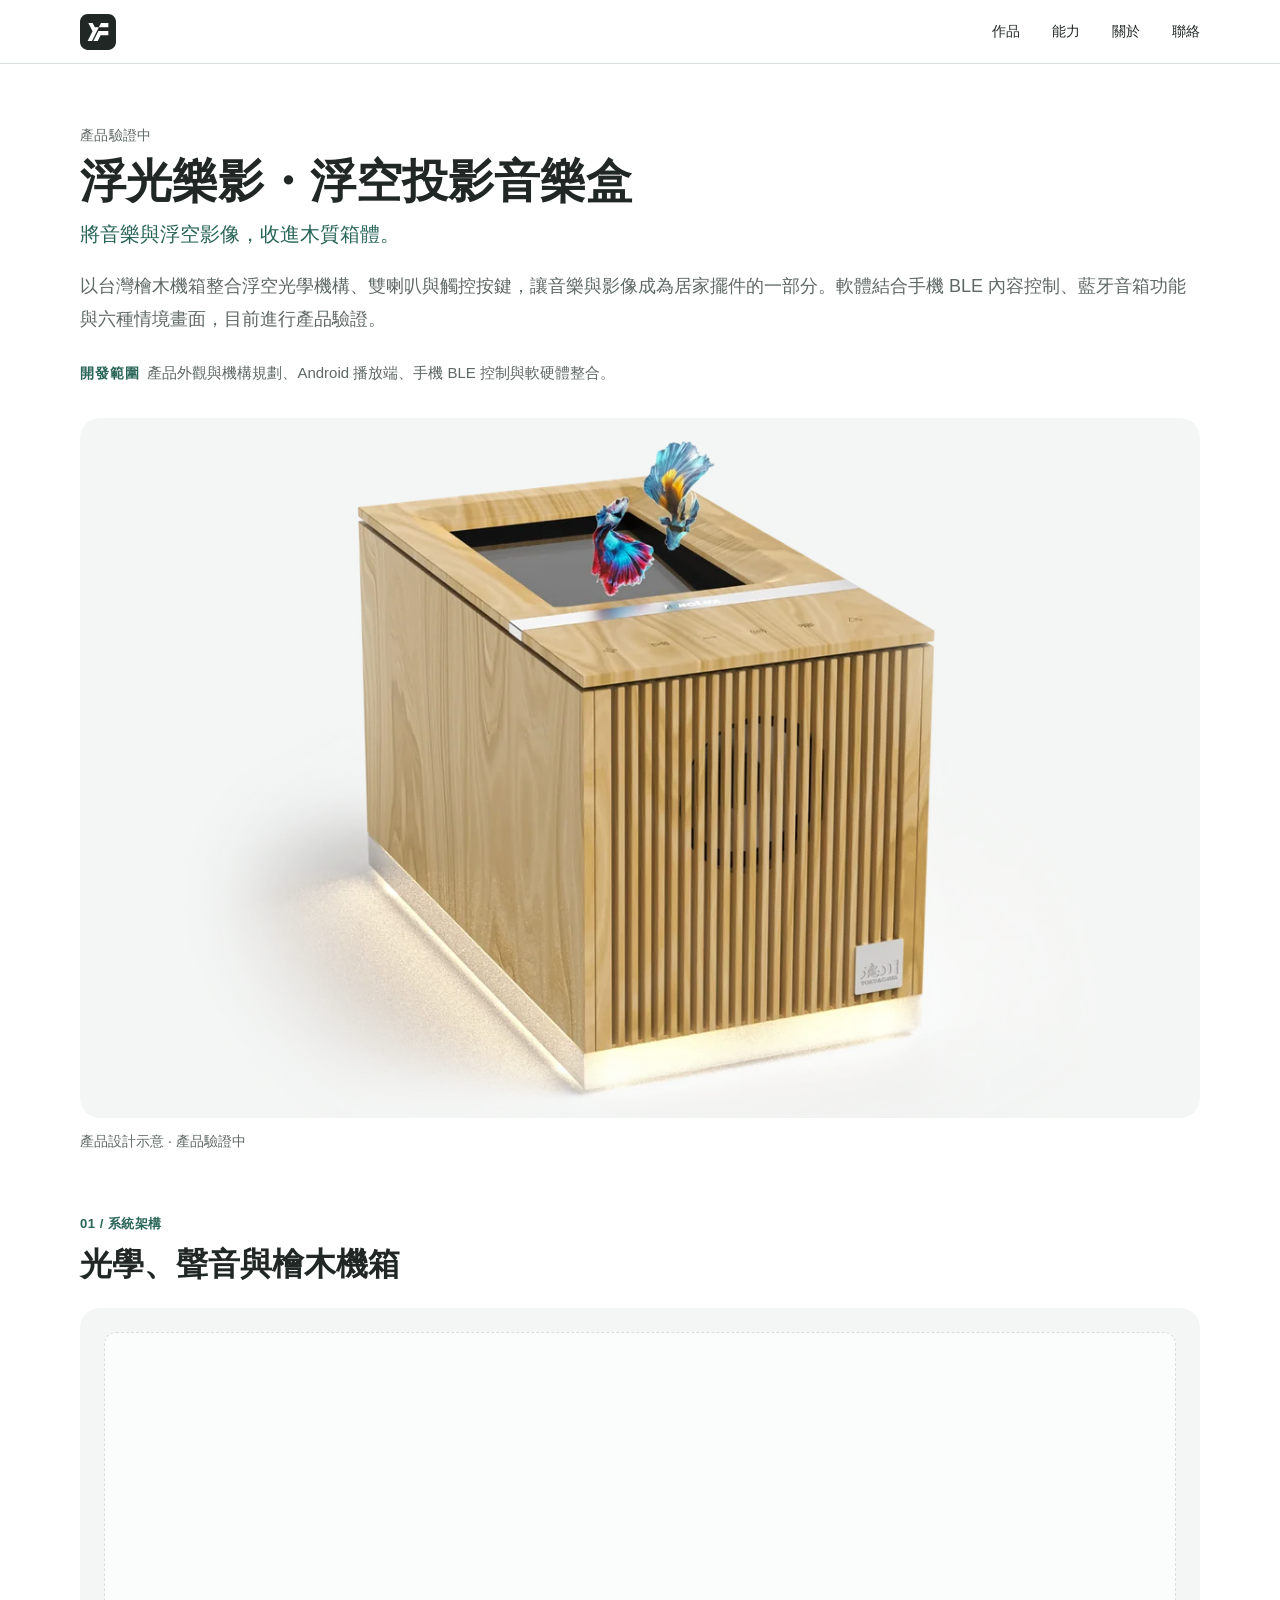
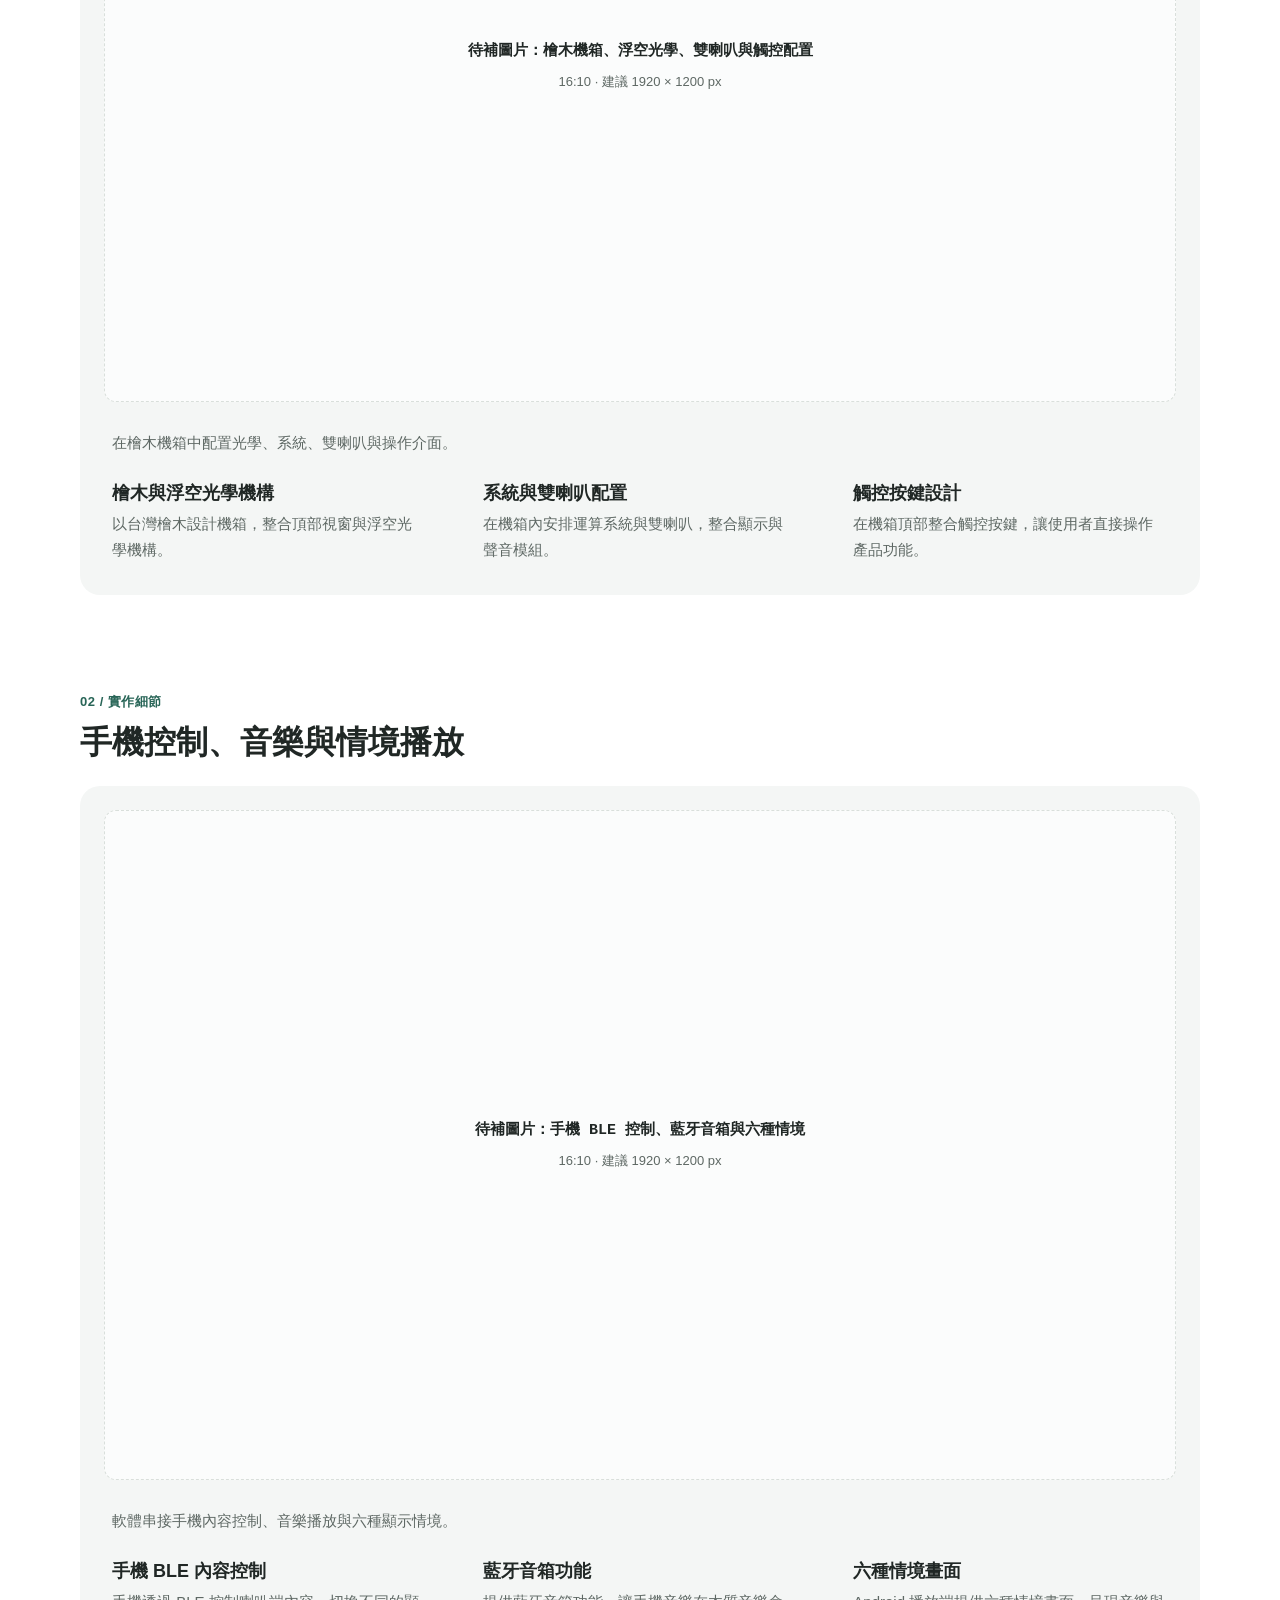
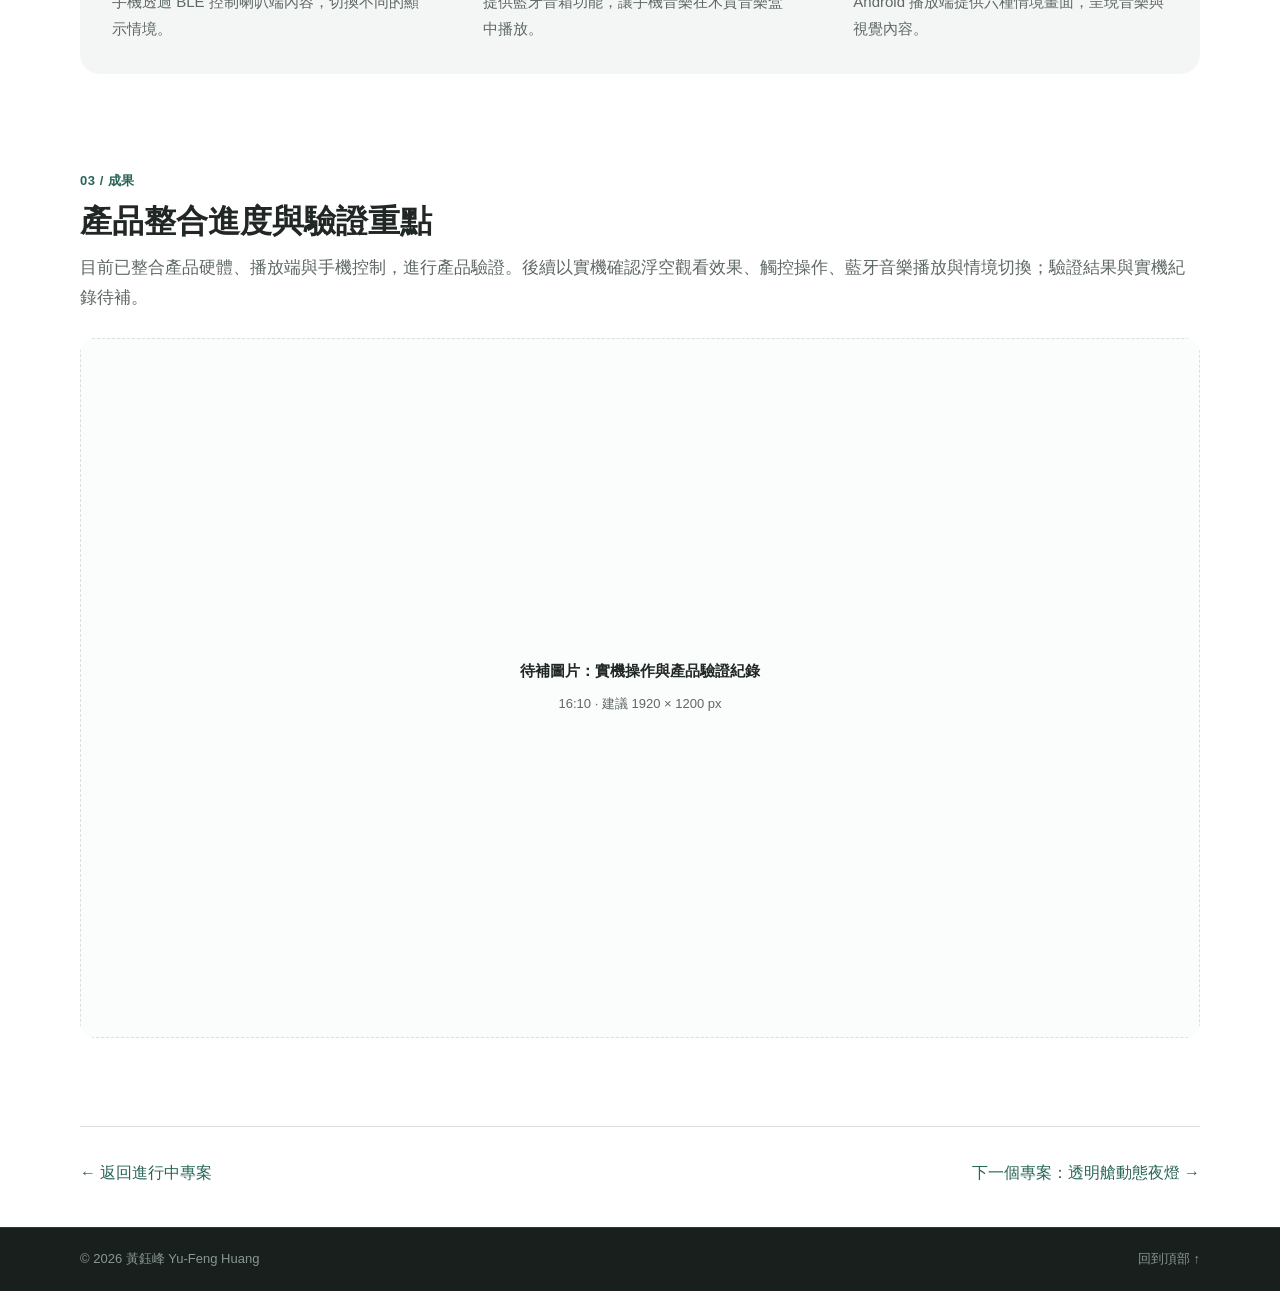
<file: work/tokugawa/index.html>
<!doctype html>
<html lang="zh-Hant">

<head>
  <meta charset="utf-8" />
  <meta name="viewport" content="width=device-width,initial-scale=1" />
  <title>浮光樂影・浮空投影音樂盒｜黃鈺峰</title>
  <meta name="description" content="浮光樂影・浮空投影音樂盒：將音樂與浮空影像，收進木質箱體。目前產品驗證中。" />
  <meta name="theme-color" content="#ffffff" />
  <meta name="referrer" content="strict-origin-when-cross-origin" />
  <link rel="icon"
    href="../../logo.svg" />
  <link rel="stylesheet" href="../../style.css" />
  <link rel="stylesheet" href="../../detail.css" />
  <script src="../../main.js" defer></script>
</head>

<body id="top">
  <a class="skip" href="#main">跳至主要內容</a>

  <!-- Header -->
  <header class="site-header">
    <div class="header-inner">
      <a class="brand" href="../../index.html" aria-label="黃鈺峰 - 返回首頁">
        <img src="../../logo.svg" class="brand-logo" alt="" />
      </a>
      <button class="menu" type="button" aria-expanded="false" aria-controls="nav">
        選單
      </button>
      <nav id="nav" aria-label="主要導覽">
        <a href="../../index.html#projects">作品</a>
        <a href="../../index.html#capabilities">能力</a>
        <a href="../../index.html#about">關於</a>
        <a href="../../index.html#contact">聯絡</a>
      </nav>
    </div>
  </header>

  <main id="main">
    <section class="detail-hero page">
      <span class="project-tag">產品驗證中</span>
      <h1><span class="nowrap">浮光樂影・</span><span class="nowrap">浮空投影音樂盒</span></h1><p class="detail-subtitle">將音樂與浮空影像，收進木質箱體。</p>
      <p class="detail-intro">以台灣檜木機箱整合浮空光學機構、雙喇叭與觸控按鍵，讓音樂與影像成為居家擺件的一部分。軟體結合手機 BLE 內容控制、藍牙音箱功能與六種情境畫面，目前進行產品驗證。</p>
      <div class="detail-role"><strong>開發範圍</strong>產品外觀與機構規劃、Android 播放端、手機 BLE 控制與軟硬體整合。</div>
    </section>
    <div class="page"><figure class="detail-stage-figure"><div class="detail-stage detail-stage-epaper"><img src="../../assets/images/tokugawa-hero.webp" alt="浮光樂影浮空投影音樂盒整體外觀設計" loading="eager" srcset="../../assets/images/tokugawa-hero-480.webp 480w, ../../assets/images/tokugawa-hero-800.webp 800w, ../../assets/images/tokugawa-hero-1200.webp 1200w, ../../assets/images/tokugawa-hero.webp 1920w" sizes="(max-width: 767px) calc(100vw - 40px), (max-width: 1216px) calc(100vw - 64px), 1120px" /></div><figcaption class="visual-caption">產品設計示意 · 產品驗證中</figcaption></figure></div>
    <section class="detail-section page" id="architecture">
      <div class="detail-section-head">
        <p class="detail-label">01 / 系統架構</p>
        <h2>光學、聲音與檜木機箱</h2>
      </div>
      <div class="apple-feature-box">
        <div class="apple-feature-text">
          <p class="feature-intro">在檜木機箱中配置光學、系統、雙喇叭與操作介面。</p>
          <div class="feature-steps-list">
            <div class="feature-step-row">
              <div class="step-info"><strong>檜木與浮空光學機構</strong><p>以台灣檜木設計機箱，整合頂部視窗與浮空光學機構。</p></div>
            </div>
            <div class="feature-step-row">
              <div class="step-info"><strong>系統與雙喇叭配置</strong><p>在機箱內安排運算系統與雙喇叭，整合顯示與聲音模組。</p></div>
            </div>
            <div class="feature-step-row">
              <div class="step-info"><strong>觸控按鍵設計</strong><p>在機箱頂部整合觸控按鍵，讓使用者直接操作產品功能。</p></div>
            </div>
          </div>
        </div>
        <div class="apple-feature-visual">
          <div class="visual-stage">
            <div class="img-placeholder" data-image-slot="tokugawa-architecture">
              <span class="placeholder-name">待補圖片：檜木機箱、浮空光學、雙喇叭與觸控配置</span>
              <span class="placeholder-ratio">16:10 · 建議 1920 × 1200 px</span>
            </div>
          </div>
        </div>
      </div>
    </section>
    <section class="detail-section page" id="implementation">
      <div class="detail-section-head">
        <p class="detail-label">02 / 實作細節</p>
        <h2>手機控制、音樂與情境播放</h2>
      </div>
      <div class="apple-feature-box">
        <div class="apple-feature-text">
          <p class="feature-intro">軟體串接手機內容控制、音樂播放與六種顯示情境。</p>
          <div class="feature-steps-list">
            <div class="feature-step-row">
              <div class="step-info"><strong>手機 BLE 內容控制</strong><p>手機透過 BLE 控制喇叭端內容，切換不同的顯示情境。</p></div>
            </div>
            <div class="feature-step-row">
              <div class="step-info"><strong>藍牙音箱功能</strong><p>提供藍牙音箱功能，讓手機音樂在木質音樂盒中播放。</p></div>
            </div>
            <div class="feature-step-row">
              <div class="step-info"><strong>六種情境畫面</strong><p>Android 播放端提供六種情境畫面，呈現音樂與視覺內容。</p></div>
            </div>
          </div>
        </div>
        <div class="apple-feature-visual">
          <div class="visual-stage">
            <div class="img-placeholder" data-image-slot="tokugawa-implementation">
              <span class="placeholder-name">待補圖片：手機 BLE 控制、藍牙音箱與六種情境</span>
              <span class="placeholder-ratio">16:10 · 建議 1920 × 1200 px</span>
            </div>
          </div>
        </div>
      </div>
    </section>
    <section class="detail-section page" id="outcome">
      <div class="detail-section-head">
        <p class="detail-label">03 / 成果</p>
        <h2>產品整合進度與驗證重點</h2>
      </div>
      <div class="detail-text">
        <p>目前已整合產品硬體、播放端與手機控制，進行產品驗證。後續以實機確認浮空觀看效果、觸控操作、藍牙音樂播放與情境切換；驗證結果與實機紀錄待補。</p>
        <div class="detail-outcome-stage">
          <div class="img-placeholder" data-image-slot="tokugawa-outcome">
              <span class="placeholder-name">待補圖片：實機操作與產品驗證紀錄</span>
              <span class="placeholder-ratio">16:10 · 建議 1920 × 1200 px</span>
            </div>
        </div>
      </div>
    </section>
    <nav class="page detail-pager" aria-label="專案導覽">
      <a class="arrow-link" href="../../index.html#in-progress">← 返回進行中專案</a>
      <a class="arrow-link pager-next" href="../transparent-nightlight/index.html">下一個專案：透明艙動態夜燈 →</a>
    </nav>
  </main>

  <footer>
    <div class="footer-inner">
      <span>© 2026 黃鈺峰 Yu-Feng Huang</span>
      <a href="#top">回到頂部 ↑</a>
    </div>
  </footer>
</body>

</html>
</file>
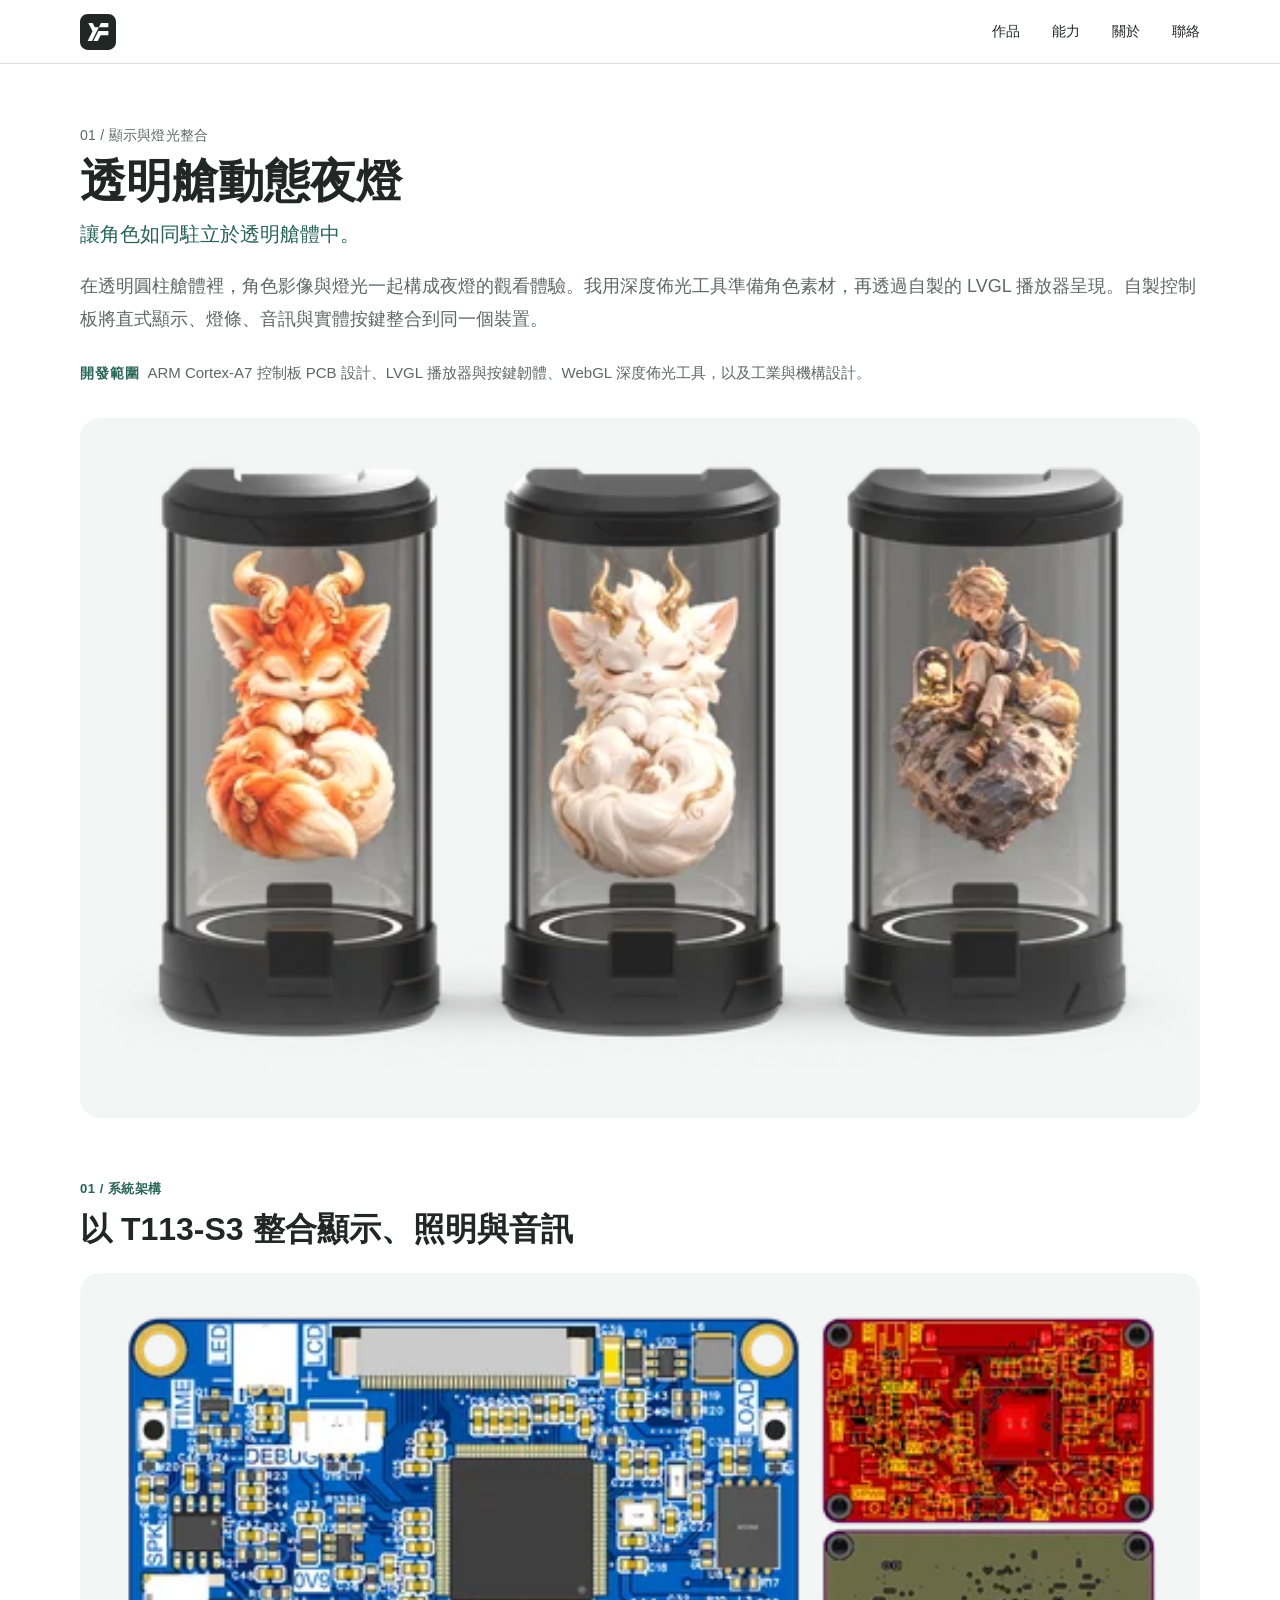
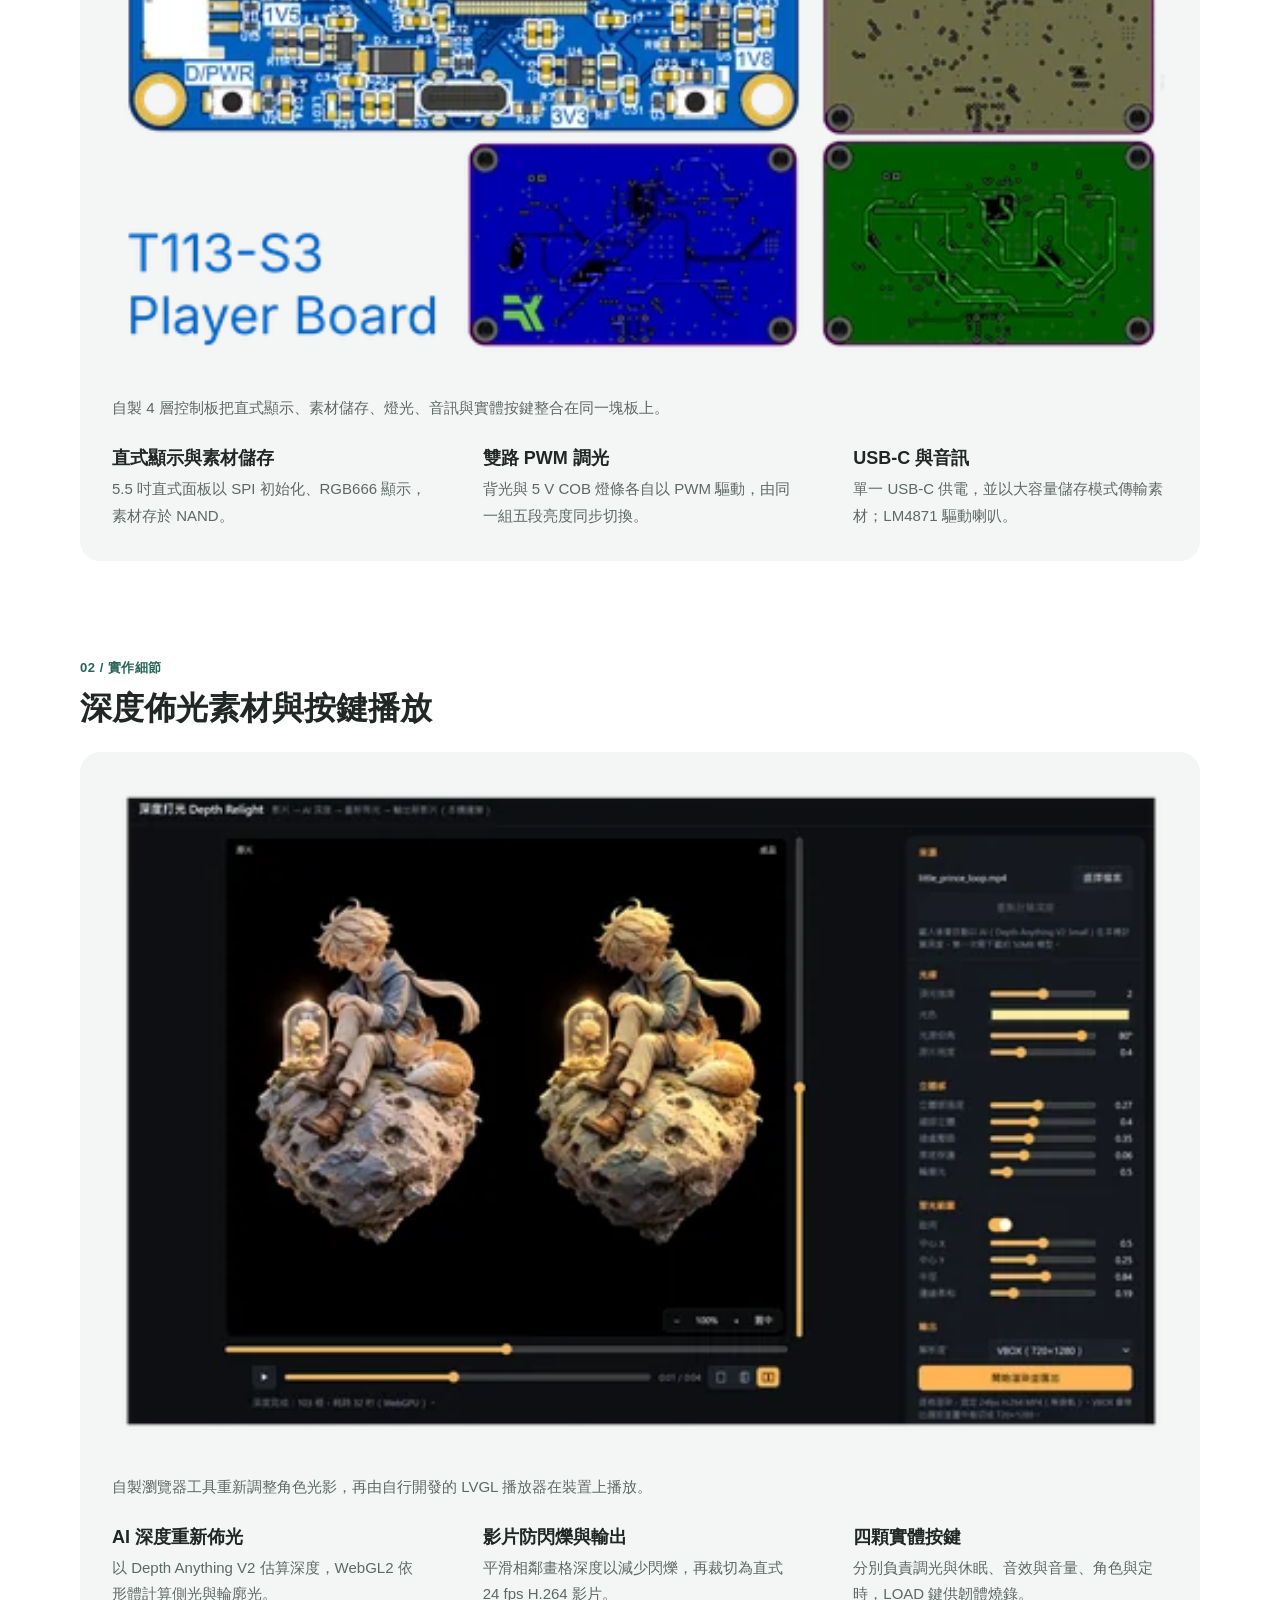
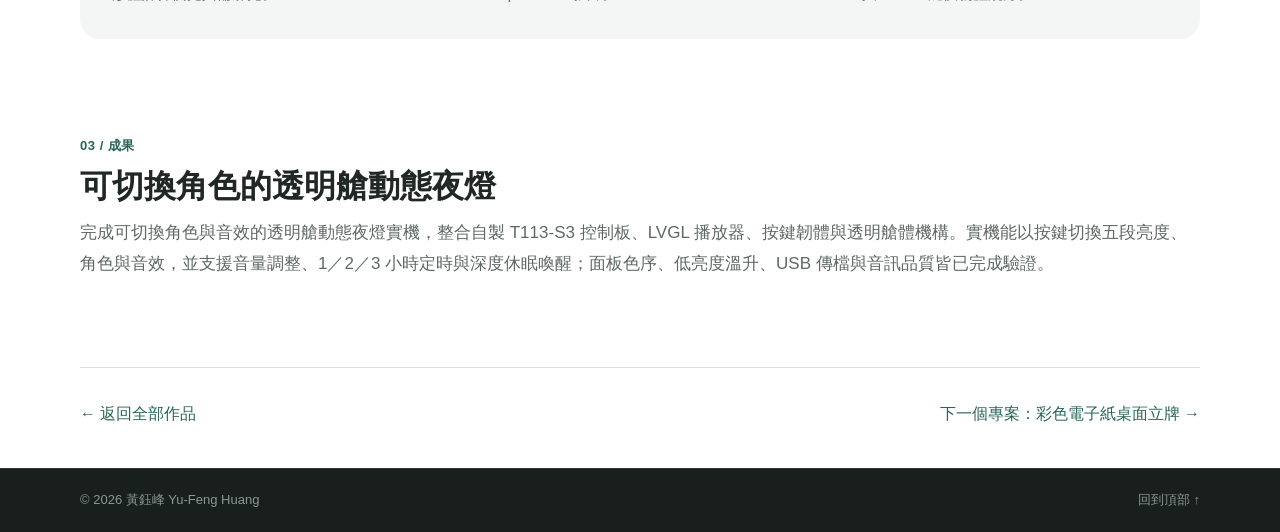
<file: work/transparent-nightlight/index.html>
<!doctype html>
<html lang="zh-Hant">

<head>
  <meta charset="utf-8" />
  <meta name="viewport" content="width=device-width,initial-scale=1" />
  <title>透明艙動態夜燈｜黃鈺峰</title>
  <meta name="description" content="透明艙動態夜燈以圓柱透明艙體呈現角色，整合 AI 深度佈光、LVGL 播放器、實體按鍵與 T113-S3 自製控制板。" />
  <meta name="theme-color" content="#ffffff" />
  <meta name="referrer" content="strict-origin-when-cross-origin" />
  <link rel="icon"
    href="../../logo.svg" />
  <link rel="stylesheet" href="../../style.css" />
  <link rel="stylesheet" href="../../detail.css" />
  <script src="../../main.js" defer></script>
</head>

<body id="top">
  <a class="skip" href="#main">跳至主要內容</a>

  <!-- Header -->
  <header class="site-header">
    <div class="header-inner">
      <a class="brand" href="../../index.html" aria-label="黃鈺峰 - 返回首頁">
        <img src="../../logo.svg" class="brand-logo" alt="" />
      </a>
      <button class="menu" type="button" aria-expanded="false" aria-controls="nav">
        選單
      </button>
      <nav id="nav" aria-label="主要導覽">
        <a href="../../index.html#projects">作品</a>
        <a href="../../index.html#capabilities">能力</a>
        <a href="../../index.html#about">關於</a>
        <a href="../../index.html#contact">聯絡</a>
      </nav>
    </div>
  </header>

  <main id="main">
    <section class="detail-hero page">
      <span class="project-tag">01 / 顯示與燈光整合</span>
      <h1>透明艙動態夜燈</h1><p class="detail-subtitle">讓角色如同駐立於透明艙體中。</p>
      <p class="detail-intro">在透明圓柱艙體裡，角色影像與燈光一起構成夜燈的觀看體驗。我用深度佈光工具準備角色素材，再透過自製的 LVGL 播放器呈現。自製控制板將直式顯示、燈條、音訊與實體按鍵整合到同一個裝置。</p>
      <div class="detail-role"><strong>開發範圍</strong>ARM Cortex-A7 控制板 PCB 設計、LVGL 播放器與按鍵韌體、WebGL 深度佈光工具，以及工業與機構設計。</div>
    </section>
    <div class="page"><figure class="detail-stage-figure"><div class="detail-stage detail-stage-epaper"><img src="../../assets/images/transparent-nightlight-main.webp" alt="三台透明艙動態夜燈並排，艙內分別呈現橘色狐狸、白色狐狸與坐在岩石上的少年角色" width="1920" height="1200" loading="eager" srcset="../../assets/images/transparent-nightlight-main-480.webp 480w, ../../assets/images/transparent-nightlight-main-800.webp 800w, ../../assets/images/transparent-nightlight-main-1200.webp 1200w, ../../assets/images/transparent-nightlight-main.webp 1920w" sizes="(max-width: 767px) calc(100vw - 40px), (max-width: 1216px) calc(100vw - 64px), 1120px" /></div></figure></div>
    <section class="detail-section page" id="architecture">
      <div class="detail-section-head">
        <p class="detail-label">01 / 系統架構</p>
        <h2>以 T113-S3 整合顯示、照明與音訊</h2>
      </div>
      <div class="apple-feature-box">
        <div class="apple-feature-text">
          <p class="feature-intro">自製 4 層控制板把直式顯示、素材儲存、燈光、音訊與實體按鍵整合在同一塊板上。</p>
          <div class="feature-steps-list">
            <div class="feature-step-row">
              <div class="step-info"><strong>直式顯示與素材儲存</strong><p>5.5 吋直式面板以 SPI 初始化、RGB666 顯示，素材存於 NAND。</p></div>
            </div>
            <div class="feature-step-row">
              <div class="step-info"><strong>雙路 PWM 調光</strong><p>背光與 5 V COB 燈條各自以 PWM 驅動，由同一組五段亮度同步切換。</p></div>
            </div>
            <div class="feature-step-row">
              <div class="step-info"><strong>USB-C 與音訊</strong><p>單一 USB-C 供電，並以大容量儲存模式傳輸素材；LM4871 驅動喇叭。</p></div>
            </div>
          </div>
        </div>
        <div class="apple-feature-visual">
          <div class="visual-stage">
            <img src="../../assets/images/transparent-nightlight-pcb-layout.webp" alt="T113-S3 播放器控制板：左側為 PCB 3D 俯視圖，右側與下方為 4 層板各層 layout" loading="lazy" srcset="../../assets/images/transparent-nightlight-pcb-layout-480.webp 480w, ../../assets/images/transparent-nightlight-pcb-layout-800.webp 800w, ../../assets/images/transparent-nightlight-pcb-layout-1200.webp 1200w, ../../assets/images/transparent-nightlight-pcb-layout.webp 1920w" sizes="(max-width: 767px) calc(100vw - 40px), (max-width: 1216px) calc(100vw - 64px), 1120px" />
          </div>
        </div>
      </div>
    </section>
    <section class="detail-section page" id="implementation">
      <div class="detail-section-head">
        <p class="detail-label">02 / 實作細節</p>
        <h2>深度佈光素材與按鍵播放</h2>
      </div>
      <div class="apple-feature-box">
        <div class="apple-feature-text">
          <p class="feature-intro">自製瀏覽器工具重新調整角色光影，再由自行開發的 LVGL 播放器在裝置上播放。</p>
          <div class="feature-steps-list">
            <div class="feature-step-row">
              <div class="step-info"><strong>AI 深度重新佈光</strong><p>以 Depth Anything V2 估算深度，WebGL2 依形體計算側光與輪廓光。</p></div>
            </div>
            <div class="feature-step-row">
              <div class="step-info"><strong>影片防閃爍與輸出</strong><p>平滑相鄰畫格深度以減少閃爍，再裁切為直式 24 fps H.264 影片。</p></div>
            </div>
            <div class="feature-step-row">
              <div class="step-info"><strong>四顆實體按鍵</strong><p>分別負責調光與休眠、音效與音量、角色與定時，LOAD 鍵供韌體燒錄。</p></div>
            </div>
          </div>
        </div>
        <div class="apple-feature-visual">
          <div class="visual-stage">
            <img src="../../assets/images/transparent-nightlight-relighting.webp" alt="Depth Relight 網頁工具：左右對照原片與重新佈光後的角色影片，右側為光線、立體感、聚光範圍與輸出設定" loading="lazy" srcset="../../assets/images/transparent-nightlight-relighting-480.webp 480w, ../../assets/images/transparent-nightlight-relighting-800.webp 800w, ../../assets/images/transparent-nightlight-relighting-1200.webp 1200w, ../../assets/images/transparent-nightlight-relighting.webp 1920w" sizes="(max-width: 767px) calc(100vw - 40px), (max-width: 1216px) calc(100vw - 64px), 1120px" />
          </div>
        </div>
      </div>
    </section>
    <section class="detail-section page" id="outcome">
      <div class="detail-section-head">
        <p class="detail-label">03 / 成果</p>
        <h2>可切換角色的透明艙動態夜燈</h2>
      </div>
      <div class="detail-text">
        <p>
          完成可切換角色與音效的透明艙動態夜燈實機，整合自製 T113-S3 控制板、LVGL 播放器、按鍵韌體與透明艙體機構。實機能以按鍵切換五段亮度、角色與音效，並支援音量調整、1／2／3 小時定時與深度休眠喚醒；面板色序、低亮度溫升、USB 傳檔與音訊品質皆已完成驗證。
        </p>
        <!-- 實機影片 (YouTube)：上傳後把 VIDEO_ID 換成影片 ID，並移除外層註解即可顯示
        <div class="video-embed-stage">
          <iframe src="https://www.youtube.com/embed/VIDEO_ID" title="透明艙動態夜燈實機操作展示"
            allow="accelerometer; autoplay; clipboard-write; encrypted-media; gyroscope; picture-in-picture; web-share"
            referrerpolicy="strict-origin-when-cross-origin" allowfullscreen loading="lazy">
          </iframe>
        </div>
        -->
      </div>
    </section>
    <nav class="page detail-pager" aria-label="專案導覽">
      <a class="arrow-link" href="../../index.html#projects">← 返回全部作品</a>
      <a class="arrow-link pager-next" href="../color-epaper/index.html">下一個專案：彩色電子紙桌面立牌 →</a>
    </nav>
  </main>

  <footer>
    <div class="footer-inner">
      <span>© 2026 黃鈺峰 Yu-Feng Huang</span>
      <a href="#top">回到頂部 ↑</a>
    </div>
  </footer>
</body>

</html>
</file>
<file: style.css>
/* ==========================================================================
   Yu-Feng Huang Portfolio - Personal Style Stylesheet
   Version: 2026-09-11 Refinement (Personal Style Adjustments)
   ========================================================================== */

:root {
  /* Refined Color Palette: Natural Forest Slate */
  --bg: #ffffff;
  --surface: #f4f6f5;
  --text-main: #202725;
  --text-body: #303a35;
  --text-sub: #5e6864;
  --line: #d9dfdb;
  --accent: #286557;
  --accent-hover: #1f5146;
  --dark-bg: #202725;

  /* Sizing & Layout */
  --page-max: 1120px;
  --text-max: 740px;
  --stage-max: 1040px;

  /* Typography Stacks (No serif) */
  /* CJK faces first so Latin inside Chinese copy uses the same family's glyphs */
  --sans: -apple-system, BlinkMacSystemFont, "Latin Dot", "PingFang TC", "Noto Sans TC", "Microsoft JhengHei", "Segoe UI", sans-serif;
  --mono: ui-monospace, SFMono-Regular, Consolas, "Liberation Mono", Menlo, monospace;
}

*,
*::before,
*::after {
  box-sizing: border-box;
}

html {
  scroll-behavior: smooth;
  scroll-padding-top: 80px;
  background-color: var(--bg);
}

body {
  margin: 0;
  background: var(--bg);
  color: var(--text-main);
  font: 400 17px/1.75 var(--sans);
  -webkit-font-smoothing: antialiased;
  -moz-osx-font-smoothing: grayscale;
}

img {
  display: block;
  max-width: 100%;
  height: auto;
}

h1,
h2,
h3,
h4,
p,
figure,
dl,
dd,
ul,
ol {
  margin: 0;
  padding: 0;
}

h1,
h2,
h3,
h4 {
  color: var(--text-main);
  font-family: var(--sans);
}

a {
  color: inherit;
  text-decoration: none;
  transition: color 0.15s ease;
}

a:focus-visible,
button:focus-visible {
  outline: 2px solid var(--accent);
  outline-offset: 3px;
}

.page {
  width: min(var(--page-max), calc(100% - 96px));
  margin-inline: auto;
}

.skip {
  position: fixed;
  z-index: 1000;
  top: 12px;
  left: 12px;
  padding: 10px 18px;
  background: var(--text-main);
  color: #ffffff;
  border-radius: 8px;
  font-size: 14px;
  font-weight: 500;
  transform: translateY(-200%);
  transition: transform 0.2s ease;
}

.skip:focus {
  transform: none;
}

/* ==========================================================================
   Header & Navigation
   ========================================================================== */

.site-header {
  position: sticky;
  top: 0;
  z-index: 100;
  background: #ffffff;
  border-bottom: 1px solid var(--line);
  height: 64px;
}

.site-header .header-inner {
  width: min(var(--page-max), calc(100% - 96px));
  height: 100%;
  margin-inline: auto;
  display: flex;
  align-items: center;
  justify-content: space-between;
  position: relative;
}

.brand {
  display: flex;
  align-items: center;
  text-decoration: none;
}

.brand-logo {
  width: 36px;
  height: 36px;
  display: block;
  flex-shrink: 0;
  transition: transform 0.2s ease, opacity 0.2s ease;
}

.brand:hover .brand-logo {
  transform: scale(1.05);
  opacity: 0.9;
}

.brand-name {
  display: flex;
  align-items: baseline;
  gap: 10px;
}

.brand-name strong {
  font-size: 19px;
  font-weight: 700;
  letter-spacing: 0.02em;
  color: var(--text-main);
}

.brand-name span {
  font-size: 11px;
  font-family: var(--mono);
  font-weight: 500;
  letter-spacing: 0.08em;
  color: var(--text-sub);
}

#nav {
  display: flex;
  align-items: center;
  gap: 32px;
  font-size: 14px;
  font-weight: 500;
  line-height: 1.4;
}

#nav a {
  color: var(--text-main);
  padding: 8px 0;
}

#nav a:hover {
  color: var(--accent);
}

/* Mobile Menu Toggle Button (Default hidden; JS activates toggle under 767px) */
.menu {
  display: none;
  background: transparent;
  border: 1px solid var(--line);
  border-radius: 8px;
  padding: 6px 14px;
  font-size: 13px;
  font-weight: 500;
  color: var(--text-main);
  cursor: pointer;
}

/* ==========================================================================
   Buttons & Text Links
   ========================================================================== */

.button {
  display: inline-flex;
  align-items: center;
  justify-content: center;
  min-height: 44px;
  padding: 10px 22px;
  font-size: 16px;
  font-weight: 500;
  line-height: 1.4;
  border-radius: 12px;
  background: var(--accent);
  color: #ffffff;
  border: 1px solid var(--accent);
  cursor: pointer;
  text-decoration: none;
  transition: background-color 0.15s ease, border-color 0.15s ease, color 0.15s ease;
}

.button:hover {
  background: var(--accent-hover);
  border-color: var(--accent-hover);
  color: #ffffff;
}

.button.button-outline {
  background: transparent;
  color: var(--accent);
  border: 1px solid var(--accent);
}

.button.button-outline:hover {
  background: rgba(40, 101, 87, 0.08);
  border-color: var(--accent-hover);
  color: var(--accent-hover);
}

.arrow-link {
  display: inline-flex;
  align-items: center;
  gap: 4px;
  color: var(--accent);
  font-size: 16px;
  font-weight: 500;
  line-height: 1.4;
  min-height: 44px;
  text-decoration: none;
  transition: color 0.15s ease;
}

.arrow-link:hover {
  color: var(--accent-hover);
  text-decoration: underline;
}

/* ==========================================================================
   Home: H1 Hero Section (置中首屏展示風格)
   ========================================================================== */

.hero {
  padding: 80px 0 0;
  text-align: center;
}

.hero-eyebrow {
  font-size: 15px;
  font-weight: 600;
  letter-spacing: 0.04em;
  color: var(--accent);
  margin-bottom: 16px;
}

.hero h1 {
  font-size: 56px;
  font-weight: 700;
  line-height: 1.18;
  letter-spacing: -0.02em;
  color: var(--text-main);
  margin-bottom: 20px;
}

.hero-intro {
  font-size: 18px;
  line-height: 1.75;
  color: var(--text-sub);
  max-width: 640px;
  margin: 0 auto;
}

.hero-proof {
  margin: 20px auto 0;
  font-size: 14px;
  line-height: 1.6;
  letter-spacing: 0.02em;
  color: var(--text-sub);
}

.hero-actions {
  display: flex;
  justify-content: center;
  align-items: center;
  gap: 16px;
  margin-top: 28px;
}

/* ==========================================================================
   Home: H2 代表作品與 01 電子紙主展示（圓角舞台設計）
   ========================================================================== */

.section {
  padding: 48px 0;
}

#projects.section {
  padding-top: 56px;
}

.section-title {
  font-size: 36px;
  font-weight: 700;
  line-height: 1.25;
  color: var(--text-main);
  margin-bottom: 14px;
}

.section-note {
  font-size: 15px;
  color: var(--text-sub);
  line-height: 1.6;
  margin-bottom: 32px;
}

.project-tag {
  font-size: 13px;
  font-family: var(--mono);
  font-weight: 600;
  letter-spacing: 0.06em;
  color: var(--text-sub);
  display: inline-block;
  margin-bottom: 8px;
}

.featured-project {
  background: var(--surface);
  border-radius: 20px;
  padding: 40px 40px;
  margin-bottom: 40px;
  display: flex;
  flex-direction: column;
  align-items: flex-start;
  text-align: left;
}

.featured-header {
  width: 100%;
  margin: 0 0 24px;
  display: flex;
  flex-direction: column;
  align-items: flex-start;
  text-align: left;
}

.featured-title {
  font-size: 38px;
  font-weight: 700;
  line-height: 1.25;
  color: var(--text-main);
  margin-bottom: 12px;
}

.featured-desc {
  font-size: 17px;
  line-height: 1.65;
  color: var(--text-sub);
  margin-bottom: 0;
}

.featured-media {
  width: 100%;
  height: 380px;
  display: flex;
  align-items: center;
  justify-content: center;
  overflow: hidden;
  margin-bottom: 24px;
}

.featured-media img {
  max-width: 100%;
  max-height: 100%;
  object-fit: contain;
}

.featured-footer {
  width: 100%;
  display: flex;
  flex-direction: column;
  align-items: flex-start;
  text-align: left;
}

.featured-role {
  font-size: 15px;
  line-height: 1.6;
  color: var(--text-sub);
  margin-bottom: 16px;
}

.featured-role strong {
  color: var(--text-main);
  font-weight: 600;
  margin-right: 8px;
}

/* ==========================================================================
   Home: H3 02–05 其餘四案（2×2 淺灰圓角卡片）
   ========================================================================== */

.project-grid {
  margin-top: 32px;
  display: grid;
  grid-template-columns: repeat(2, 1fr);
  gap: 32px;
}

.project-card {
  background: var(--surface);
  border-radius: 20px;
  padding: 32px;
  display: flex;
  flex-direction: column;
  align-items: flex-start;
  text-align: left;
  border: none;
}

.project-card h3 {
  font-size: 24px;
  font-weight: 700;
  line-height: 1.3;
  color: var(--text-main);
  margin-bottom: 8px;
}

.project-card .card-desc {
  font-size: 16px;
  font-weight: 400;
  line-height: 1.6;
  color: var(--text-sub);
  margin-bottom: 24px;
}

.project-card .card-media {
  width: 100%;
  height: 280px;
  background: transparent;
  display: flex;
  align-items: center;
  justify-content: center;
  overflow: hidden;
  margin-bottom: 24px;
}

.project-card .card-media img {
  max-width: 100%;
  max-height: 100%;
  object-fit: contain;
}

.project-card .card-role {
  font-size: 15px;
  line-height: 1.6;
  color: var(--text-sub);
  margin-bottom: 16px;
}

.project-card .card-role strong {
  color: var(--text-main);
  font-weight: 600;
  margin-right: 6px;
}

.project-card .arrow-link {
  margin-top: auto;
}

/* ==========================================================================
   Home: H4 工作領域與對應案例
   ========================================================================== */

.capabilities-section {
  padding: 64px 0;
  background: var(--bg);
}

.cap-table {
  margin-top: 0;
  border-top: 1px solid var(--line);
}

.cap-row {
  display: grid;
  grid-template-columns: 220px 1fr 220px;
  align-items: baseline;
  gap: 24px;
  padding: 22px 0;
  border-bottom: 1px solid var(--line);
}

.cap-title {
  font-size: 18px;
  font-weight: 600;
  color: var(--text-main);
}

.cap-desc {
  font-size: 16px;
  color: var(--text-sub);
  line-height: 1.6;
}

.cap-link {
  justify-self: end;
  font-size: 15px;
  font-weight: 500;
  color: var(--accent);
  display: inline-flex;
  align-items: center;
  min-height: 44px;
}

.cap-link:hover {
  color: var(--accent-hover);
  text-decoration: underline;
}

/* ==========================================================================
   Home: H5 關於、核心能力與榮譽（雙欄精緻對齊架構）
   ========================================================================== */

.about-section {
  background: var(--surface);
  padding: 80px 0;
}

.about-grid {
  display: grid;
  grid-template-columns: 190px 1fr;
  gap: 36px;
  align-items: flex-start;
  padding-bottom: 32px;
  border-bottom: 1px solid var(--line);
}

.about-photo {
  width: 190px;
  aspect-ratio: 3 / 4;
  flex-shrink: 0;
}

.about-photo img {
  width: 100%;
  height: 100%;
  border-radius: 14px;
  aspect-ratio: 3 / 4;
  object-fit: cover;
  display: block;
}

.about-identity {
  margin-bottom: 16px;
}

.about-name {
  font-size: 14px;
  font-weight: 500;
  font-family: var(--sans);
  letter-spacing: 0.04em;
  color: var(--text-sub);
  display: inline-block;
}

.about-content h2 {
  font-size: 32px;
  font-weight: 700;
  line-height: 1.3;
  color: var(--text-main);
  margin-bottom: 0;
  display: flex;
  flex-wrap: wrap;
  align-items: baseline;
  gap: 8px 16px;
}

.about-content .about-position {
  margin: 8px 0 0;
  font-size: 18px;
  font-weight: 500;
  line-height: 1.6;
  color: var(--accent);
}

.about-summary {
  display: grid;
  gap: 14px;
  margin: 24px 0 20px;
  font-size: 16px;
  line-height: 1.8;
  color: var(--text-sub);
}

.about-summary > div {
  display: grid;
  grid-template-columns: 48px minmax(0, 1fr);
  gap: 16px;
  align-items: baseline;
}

.about-summary dt {
  font-size: 15px;
  font-weight: 600;
  color: var(--accent);
}

.about-summary dd {
  font-weight: 400;
  overflow-wrap: break-word;
}

.about-content p {
  font-size: 16px;
  line-height: 1.8;
  color: var(--text-sub);
  margin-bottom: 16px;
}

.about-background {
  font-size: 14px;
  color: var(--text-sub);
  margin-bottom: 0;
}

/* 雙欄並列：左側能力、右側榮譽 */
.about-details-columns {
  display: grid;
  grid-template-columns: minmax(0, 1fr) minmax(0, 1fr);
  gap: 48px;
  padding-top: 32px;
}

.about-column {
  display: flex;
  flex-direction: column;
}

.about-col-title {
  font-size: 24px;
  font-weight: 700;
  color: var(--text-main);
  margin-bottom: 24px;
  letter-spacing: -0.01em;
}

/* Core capabilities use the same open list treatment as the awards. */
.about-cap-list {
  display: flex;
  flex-direction: column;
  gap: 0;
}

.about-cap-card {
  display: flex;
  flex-direction: column;
  padding: 18px 0;
  background: transparent;
  border-radius: 0;
  border: 0;
  border-bottom: 1px solid var(--line);
  text-decoration: none;
  transition: border-color 0.2s ease;
}

.about-cap-card:first-child {
  padding-top: 0;
}

.about-cap-card:hover {
  border-color: var(--accent);
}

.about-cap-card:hover .card-title {
  color: var(--accent);
}

.about-cap-card .card-head {
  display: flex;
  justify-content: flex-start;
  align-items: baseline;
  gap: 10px;
  line-height: 1.6;
  margin-bottom: 6px;
}

.about-cap-card .card-title {
  font-size: 17px;
  font-weight: 600;
  color: var(--text-main);
}

.about-cap-card .card-arrow {
  font-size: 16px;
  font-weight: 600;
  color: var(--accent);
  transition: transform 0.15s ease;
}

.about-cap-card:hover .card-arrow {
  transform: translateX(4px);
}

.about-cap-card .card-desc {
  font-size: 14px;
  line-height: 1.6;
  color: var(--text-sub);
  margin: 0 0 8px;
}

.about-cap-card .card-example {
  font-size: 13px;
  font-family: var(--mono);
  color: var(--accent);
  font-weight: 500;
}

/* 榮譽獎項：極簡清爽清單 */
.about-awards-list {
  list-style: none;
  display: flex;
  flex-direction: column;
  gap: 0;
  margin: 0;
  padding: 0;
}

.about-awards-list li {
  display: flex;
  align-items: baseline;
  gap: 20px;
  padding: 18px 0;
  border-bottom: 1px solid var(--line);
}

.about-awards-list li:first-child {
  padding-top: 0;
}

.about-awards-list .award-year {
  font-size: 15px;
  font-weight: 600;
  font-family: var(--mono);
  color: var(--accent);
  width: 48px;
  flex-shrink: 0;
}

.about-awards-list .award-info {
  display: flex;
  flex-direction: column;
  gap: 4px;
  min-width: 0;
  overflow-wrap: break-word;
}

.about-awards-list .award-info strong {
  font-size: 18px;
  font-weight: 600;
  color: var(--text-main);
  line-height: 1.6;
}

.about-awards-list .award-info small {
  font-size: 14px;
  color: var(--text-sub);
  line-height: 1.6;
}

/* ==========================================================================
   Home: H6 其他作品與持續開發
   ========================================================================== */

.more-section {
  padding: 64px 0;
  background: var(--bg);
}

.more-section {
  padding: 64px 0;
  background: var(--bg);
}

.more-grid,
.progress-grid {
  margin-top: 28px;
  display: grid;
  grid-template-columns: repeat(2, 1fr);
  gap: 36px 24px;
}

.more-card {
  display: flex;
  flex-direction: column;
  align-items: flex-start;
  text-align: left;
}

.more-card h4 {
  font-size: 22px;
  font-weight: 700;
  line-height: 1.35;
  color: var(--text-main);
  margin-bottom: 16px;
  display: flex;
  align-items: center;
  gap: 12px;
  flex-wrap: wrap;
}

.more-media {
  width: 100%;
  aspect-ratio: 16 / 10;
  background: var(--surface);
  border-radius: 16px;
  overflow: hidden;
  display: flex;
  align-items: center;
  justify-content: center;
  margin-bottom: 16px;
  padding: 16px;
}

.more-media a {
  display: flex;
  align-items: center;
  justify-content: center;
  width: 100%;
  height: 100%;
  text-decoration: none;
}

.more-media img {
  max-width: 100%;
  max-height: 100%;
  object-fit: contain;
  transition: transform 0.2s ease;
}

.more-media a:hover img {
  transform: scale(1.02);
}

/* ==========================================================================
   統一圖片待放底色框（Wireframe Placeholder）
   ========================================================================== */
.img-placeholder {
  width: 100%;
  height: 100%;
  border: 1px dashed var(--line);
  border-radius: 12px;
  display: flex;
  flex-direction: column;
  align-items: center;
  justify-content: center;
  text-align: center;
  padding: 20px;
  background: rgba(255, 255, 255, 0.65);
}

.about-photo .img-placeholder {
  background: rgba(255, 255, 255, 0.85);
  border-radius: 12px;
}

.more-media .img-placeholder {
  border: none;
  background: rgba(255, 255, 255, 0.65);
  border-radius: 10px;
}

.img-placeholder .placeholder-name {
  font-family: var(--mono);
  font-size: 15px;
  font-weight: 600;
  color: var(--text-main);
  margin-bottom: 6px;
  word-break: break-all;
}

.img-placeholder .placeholder-ratio {
  font-size: 13px;
  font-weight: 500;
  color: var(--text-sub);
}

.more-placeholder {
  width: 100%;
  height: 100%;
  border: none;
  border-radius: 16px;
  display: flex;
  flex-direction: column;
  align-items: center;
  justify-content: center;
  text-align: center;
  padding: 24px;
  background: var(--surface);
}

.more-placeholder .placeholder-title {
  font-size: 16px;
  font-weight: 600;
  color: var(--text-main);
  margin-bottom: 6px;
}

.more-placeholder .placeholder-note {
  font-size: 14px;
  color: var(--text-sub);
}

.more-card p {
  font-size: 16px;
  line-height: 1.65;
  color: var(--text-sub);
  margin: 0;
}

.progress-block {
  margin-top: 56px;
  border-top: 1px solid var(--line);
  padding-top: 40px;
}

.progress-block h3 {
  font-size: 24px;
  font-weight: 700;
  color: var(--text-main);
  margin-bottom: 24px;
}

.badge-status {
  font-size: 13px;
  font-weight: 600;
  padding: 3px 10px;
  border-radius: 6px;
  background: #e5e8e6;
  color: var(--accent);
}

/* ==========================================================================
   Home: H7 聯絡我（深色底）
   ========================================================================== */

.contact-section {
  background: var(--dark-bg);
  color: #ffffff;
  padding: 64px 0;
  text-align: center;
}

.contact-section h2 {
  font-size: 36px;
  font-weight: 700;
  line-height: 1.25;
  color: #ffffff;
  margin-bottom: 12px;
}

.contact-sub {
  font-size: 16px;
  color: #b0b8b5;
  margin-bottom: 24px;
}

.contact-email {
  display: inline-block;
  font-size: 26px;
  font-weight: 600;
  color: #ffffff;
  text-decoration: underline;
  text-underline-offset: 6px;
  margin-bottom: 28px;
  overflow-wrap: anywhere;
  min-height: 44px;
  line-height: 1.4;
}

.contact-email:hover {
  opacity: 0.85;
}

.contact-actions {
  display: flex;
  justify-content: center;
  align-items: center;
  gap: 16px;
  flex-wrap: wrap;
}

.contact-actions a {
  display: inline-flex;
  align-items: center;
  min-height: 44px;
  padding: 10px 22px;
  border-radius: 8px;
  font-size: 15px;
  font-weight: 500;
  color: #ffffff;
  border: 1px solid #4a5752;
  transition: all 0.15s ease;
}

.contact-actions a:hover {
  border-color: #ffffff;
  background: rgba(255, 255, 255, 0.08);
}

/* Footer */
footer {
  background: #181f1d;
  border-top: 1px solid #2d3834;
  color: #8a9692;
  padding: 20px 0;
  font-size: 12px;
  font-family: var(--mono);
}

footer .footer-inner {
  width: min(var(--page-max), calc(100% - 96px));
  margin-inline: auto;
  display: flex;
  justify-content: space-between;
  align-items: center;
}

/* ==========================================================================
   Detail Pages (D1–D5 左對齊開放式架構)
   ========================================================================== */

.detail-hero {
  text-align: left;
  max-width: var(--stage-max);
  margin: 0 auto 32px;
}

.detail-hero .project-tag {
  margin-bottom: 8px;
}

.detail-hero h1 {
  font-size: 46px;
  font-weight: 700;
  line-height: 1.2;
  color: var(--text-main);
  margin-bottom: 12px;
}

.detail-hero .detail-subtitle {
  font-size: 20px;
  font-weight: 600;
  color: var(--text-sub);
  margin-bottom: 16px;
}

.detail-hero .detail-intro {
  font-size: 17px;
  line-height: 1.75;
  color: var(--text-sub);
  /* margin-bottom: 20px; */
  max-width: var(--text-max);
}

.detail-hero .detail-role {
  background: var(--surface);
  border-radius: 8px;
  padding: 16px 20px;
  text-align: left;
  font-size: 16px;
  line-height: 1.75;
  color: var(--text-main);
  max-width: var(--text-max);
}

.detail-hero .detail-role strong {
  display: inline-block;
  font-size: 14px;
  font-family: var(--mono);
  font-weight: 700;
  letter-spacing: 0.06em;
  color: var(--accent);
  margin-right: 8px;
}

/* Main Detail Stage (1040px, 480px high, #F4F6F5, 20px radius) */
.detail-stage {
  max-width: var(--stage-max);
  height: 480px;
  margin: 0 auto;
  background: var(--surface);
  border-radius: 20px;
  display: flex;
  align-items: center;
  justify-content: center;
  padding: 24px;
  overflow: hidden;
}

.detail-stage-figure {
  max-width: var(--stage-max);
  margin: 0 auto 36px;
}

.stage-caption {
  font-size: 14px;
  color: var(--text-sub);
  text-align: center;
  margin-top: 12px;
}

.detail-stage img {
  max-width: 100%;
  max-height: 100%;
  object-fit: contain;
}

.detail-stage img.contain-tall {
  max-height: 440px;
}

.detail-stage-epaper {
  max-width: var(--stage-max);
  width: 100%;
  height: auto;
  min-height: unset;
  padding: 0;
  background: var(--surface);
  border-radius: 20px;
  overflow: hidden;
  display: block;
}

.detail-stage-epaper img {
  width: 100%;
  height: auto;
  max-height: none;
  display: block;
  object-fit: contain;
}

.detail-stage-frame {
  max-width: 1040px;
  height: 480px;
}

.detail-stage-frame img {
  max-width: 900px;
}

.detail-stage-terminal {
  max-width: 1040px;
  height: 520px;
}

.detail-stage-terminal img {
  max-width: 760px;
  max-height: 480px;
}

.detail-stage-emirror-split {
  height: 440px;
  padding: 0;
  display: flex;
  align-items: stretch;
}

.emirror-stage-crop {
  flex: 0 0 62%;
  height: 100%;
  overflow: hidden;
  position: relative;
  display: flex;
  justify-content: center;
}

.emirror-stage-crop img {
  width: 100%;
  height: 600px;
  max-width: none;
  max-height: none;
  object-fit: cover;
  object-position: center top;
}

.emirror-stage-text {
  flex: 0 0 38%;
  display: flex;
  flex-direction: column;
  justify-content: center;
  padding: 32px 40px;
}

.emirror-stage-callout {
  font-size: 20px;
  font-weight: 600;
  line-height: 1.5;
  color: var(--text-main);
}

.detail-stage-3d {
  max-width: 1040px;
  height: 500px;
}

.detail-stage-3d img {
  max-width: 900px;
}

/* Non-sticky Local Nav */
.local-nav {
  border-block: 1px solid var(--line);
  padding: 14px 0;
  margin-bottom: 48px;
}

.local-nav-inner {
  display: flex;
  justify-content: flex-start;
  align-items: center;
  gap: 32px;
  max-width: var(--stage-max);
  margin-inline: auto;
}

.local-nav a {
  font-size: 14px;
  font-weight: 500;
  color: var(--text-sub);
  white-space: nowrap;
}

.local-nav a:hover {
  color: var(--accent);
}

/* Detail Vertical Sections (H2 Left-aligned in 720px flow) */
.detail-section {
  padding: 44px 0;
  border-bottom: 1px solid var(--line);
  scroll-margin-top: 80px;
}

.detail-section-head {
  text-align: left;
  max-width: var(--text-max);
  margin-inline: auto;
  margin-bottom: 20px;
}

.detail-section-head .detail-label {
  font-size: 12px;
  font-weight: 600;
  letter-spacing: 0.04em;
  color: var(--accent);
  margin-bottom: 4px;
}

.detail-section-head h2 {
  font-size: 32px;
  font-weight: 700;
  line-height: 1.3;
  color: var(--text-main);
}

.detail-text {
  max-width: var(--text-max);
  margin-inline: auto;
  font-size: 17px;
  line-height: 1.75;
  color: var(--text-main);
  text-align: left;
}

.detail-text p+p {
  margin-top: 16px;
}

.detail-wide {
  max-width: var(--stage-max);
  margin: 28px auto 0;
}

/* Two-column scope facts */
.facts-grid {
  display: grid;
  grid-template-columns: repeat(3, 1fr);
  border-block: 1px solid var(--line);
  margin-top: 24px;
}

.facts-grid div {
  padding: 16px 20px;
  border-right: 1px solid var(--line);
}

.facts-grid div:last-child {
  border-right: none;
}

.facts-grid dt {
  font-size: 16px;
  font-weight: 600;
  color: var(--text-main);
}

.facts-grid dd {
  font-size: 13px;
  color: var(--text-sub);
  margin-top: 4px;
}

/* Two-column comparison or split */
.split-grid {
  display: grid;
  grid-template-columns: repeat(2, 1fr);
  gap: 24px;
  margin-top: 24px;
}

.split-card {
  background: var(--surface);
  border-radius: 8px;
  padding: 22px;
}

.split-card h3 {
  font-size: 17px;
  font-weight: 600;
  color: var(--text-main);
  margin-bottom: 8px;
}

.split-card p {
  font-size: 15px;
  color: var(--text-sub);
  line-height: 1.65;
}

/* Workflow steps */
.flow-grid {
  display: grid;
  grid-template-columns: repeat(4, 1fr);
  gap: 16px;
  margin-top: 24px;
}

.flow-card {
  background: var(--surface);
  border-radius: 8px;
  padding: 18px;
}

.flow-card b {
  display: block;
  font-size: 14px;
  font-weight: 600;
  color: var(--accent);
  margin-bottom: 6px;
}

.flow-card span {
  display: block;
  font-size: 13px;
  color: var(--text-sub);
  line-height: 1.5;
}

/* Proof Figures */
.proof-figure {
  margin-top: 24px;
}

.proof-figure img {
  width: 100%;
  border-radius: 8px;
  background: var(--surface);
}

.proof-figure figcaption {
  font-size: 13px;
  color: var(--text-sub);
  text-align: center;
  margin-top: 8px;
}

/* Neutral Verification Box */
.verification-box {
  background: var(--surface);
  border-radius: 8px;
  padding: 22px;
  margin: 24px auto 0;
  max-width: var(--text-max);
}

.verification-header {
  display: flex;
  align-items: center;
  gap: 12px;
  margin-bottom: 10px;
}

.verification-header b {
  font-size: 16px;
  font-weight: 600;
  color: var(--text-main);
}

.badge-pending {
  font-size: 12px;
  font-weight: 600;
  padding: 2px 8px;
  border-radius: 4px;
  background: #e2e6e4;
  color: var(--text-main);
}

.verification-box p {
  font-size: 15px;
  line-height: 1.7;
  color: var(--text-sub);
}

/* 12 Placeholders */
.placeholder {
  min-height: 220px;
  background: var(--surface);
  border: 1px dashed var(--line);
  border-radius: 8px;
  display: flex;
  flex-direction: column;
  align-items: center;
  justify-content: center;
  text-align: center;
  padding: 24px;
  margin: 24px auto 0;
  max-width: var(--text-max);
}

.placeholder-id {
  font-size: 13px;
  font-family: var(--mono);
  font-weight: 600;
  color: var(--accent);
}

.placeholder-title {
  font-size: 16px;
  font-weight: 600;
  color: var(--text-main);
  margin: 6px 0 4px;
}

.placeholder-note {
  font-size: 13px;
  color: var(--text-sub);
}

/* Outcome & Actions */
.outcome-actions {
  margin-top: 24px;
  display: flex;
  justify-content: flex-start;
}

/* Related Works */
.related-section {
  padding: 56px 0;
  max-width: var(--text-max);
  margin-inline: auto;
  text-align: left;
}

.related-section h2 {
  font-size: 24px;
  font-weight: 700;
  margin-bottom: 16px;
}

.related-links {
  display: flex;
  justify-content: flex-start;
  align-items: center;
  gap: 20px;
  flex-wrap: wrap;
}

.related-links a {
  font-size: 15px;
  font-weight: 500;
  color: var(--accent);
  min-height: 44px;
  display: inline-flex;
  align-items: center;
}

.related-links a:hover {
  color: var(--accent-hover);
  text-decoration: underline;
}

/* ==========================================================================
   Responsive Design: Tablet (768px - 1023px)
   ========================================================================== */

@media (max-width: 1023px) {

  .page,
  .site-header .header-inner,
  footer .footer-inner {
    width: calc(100% - 64px);
  }

  .hero-grid {
    gap: 40px;
  }

  .hero-left h1 {
    font-size: 44px;
  }

  .hero-left .hero-title {
    font-size: 24px;
  }

  .hero-right p {
    font-size: 17px;
  }

  .section-title {
    font-size: 32px;
  }

  .epaper-title {
    font-size: 30px;
  }

  .project-card h3 {
    font-size: 24px;
  }

  .project-card .card-media {
    height: 260px;
  }

  .detail-hero h1 {
    font-size: 38px;
  }

  .detail-section-head h2 {
    font-size: 28px;
  }

  .flow-grid {
    grid-template-columns: repeat(2, 1fr);
  }
}

@media (min-width: 768px) and (max-width: 1024px) {
  .hero h1 {
    font-size: 44px;
  }
}

/* ==========================================================================
   Responsive Design: Mobile (<= 767px)
   ========================================================================== */

@media (max-width: 767px) {

  .page,
  footer .footer-inner {
    width: calc(100% - 56px);
  }

  .site-header .header-inner {
    width: calc(100% - 40px);
  }

  body {
    font-size: 16px;
  }

  .site-header {
    height: 56px;
  }

  .brand-name span {
    display: none;
  }

  /* Progressive Enhancement for Menu */
  .js .menu {
    display: inline-flex;
    align-items: center;
    justify-content: center;
  }

  .js #nav {
    display: none;
    position: absolute;
    top: 56px;
    left: 0;
    right: 0;
    background: #ffffff;
    border-bottom: 1px solid var(--line);
    flex-direction: column;
    padding: 12px 20px;
    gap: 0;
    box-shadow: 0 4px 16px rgba(0, 0, 0, 0.08);
  }

  .js #nav.open {
    display: flex;
  }

  .js #nav a {
    width: 100%;
    padding: 14px 0;
    border-bottom: 1px solid #f0f2f1;
    font-size: 16px;
  }

  .js #nav a:last-child {
    border-bottom: none;
  }

  /* Hero: Centered on mobile */
  .hero {
    padding: 48px 0 40px;
    text-align: center;
  }

  .hero-eyebrow {
    font-size: 14px;
    margin-bottom: 12px;
  }

  .hero {
    padding: 48px 0 0;
  }

  .hero h1 {
    font-size: 34px;
    line-height: 1.25;
    margin-bottom: 16px;
  }

  .hero-intro {
    font-size: 16px;
    line-height: 1.65;
    margin-bottom: 0;
  }

  #projects.section {
    padding-top: 40px;
  }

  /* Featured ePaper Showcase on Mobile */
  .featured-project {
    padding: 24px 20px;
    border-radius: 16px;
    margin-bottom: 32px;
  }

  .featured-header {
    margin-bottom: 20px;
  }

  .featured-media {
    height: 240px;
    margin-bottom: 20px;
  }

  .featured-title {
    font-size: 28px;
  }

  .featured-desc {
    font-size: 15px;
  }

  .section-title {
    font-size: 28px;
    margin-bottom: 12px;
  }

  /* 4 Cards: Single column */
  .project-grid {
    grid-template-columns: 1fr;
    gap: 20px;
  }

  .project-card {
    padding: 24px;
    border-radius: 16px;
  }

  .project-card h3 {
    font-size: 22px;
  }

  .project-card .card-desc {
    margin-bottom: 20px;
    min-height: auto;
  }

  .project-card .card-media {
    height: 220px;
    margin-bottom: 20px;
  }

  .project-card .card-role {
    font-size: 15px;
    margin-bottom: 16px;
  }

  /* Capabilities: Vertical row */
  .capabilities-section {
    padding: 48px 0;
  }

  .cap-row {
    display: flex;
    flex-direction: column;
    gap: 8px;
    padding: 18px 0;
  }

  .cap-link {
    justify-self: start;
    margin-top: 4px;
  }

  /* About & Awards */
  .about-section {
    padding: 48px 0;
  }

  .about-grid {
    display: flex;
    flex-direction: column;
    align-items: flex-start;
    gap: 20px;
  }

  .about-photo {
    width: 110px;
    height: 146px;
    aspect-ratio: 110 / 146;
  }

  .about-photo img {
    width: 110px;
    height: 146px;
    max-width: 110px;
    margin: 0;
    border-radius: 10px;
  }

  .img-placeholder {
    padding: 14px;
  }

  .img-placeholder .placeholder-name {
    font-size: 13px;
    margin-bottom: 4px;
  }

  .img-placeholder .placeholder-ratio {
    font-size: 12px;
  }

  .about-photo .img-placeholder {
    padding: 6px 4px;
    border-radius: 10px;
  }

  .about-photo .img-placeholder .placeholder-name {
    font-size: 10.5px;
    letter-spacing: -0.3px;
    margin-bottom: 3px;
    white-space: nowrap;
  }

  .about-photo .img-placeholder .placeholder-ratio {
    font-size: 10.5px;
  }

  .about-content h2 {
    font-size: 26px;
  }

  .about-content p {
    font-size: 16px;
  }

  .about-details-columns {
    grid-template-columns: 1fr;
    gap: 40px;
    padding-top: 32px;
  }

  .about-col-title {
    font-size: 20px;
    margin-bottom: 16px;
  }

  /* Additional & In Progress */
  .more-section {
    padding: 48px 0;
  }

  .more-grid,
  .progress-grid {
    grid-template-columns: 1fr;
    gap: 28px;
  }

  .more-card h4 {
    font-size: 20px;
    margin-bottom: 12px;
  }

  .more-media {
    margin-bottom: 12px;
    padding: 12px;
  }

  .progress-block {
    margin-top: 40px;
    padding-top: 32px;
  }

  .progress-block h3 {
    font-size: 20px;
    margin-bottom: 20px;
  }

  /* Contact */
  .contact-section {
    padding: 48px 0;
  }

  .contact-section h2 {
    font-size: 28px;
  }

  .contact-sub {
    font-size: 15px;
  }

  .contact-email {
    font-size: 20px;
  }

  footer .footer-inner {
    flex-direction: column;
    gap: 8px;
    text-align: center;
  }

  /* Detail Pages */
  .detail-hero h1 {
    font-size: 32px;
  }

  .detail-stage {
    height: auto;
    min-height: 260px;
    padding: 16px;
    border-radius: 16px;
  }

  .detail-stage img.contain-tall {
    max-height: 240px;
  }

  .detail-stage-epaper {
    height: auto;
    min-height: unset;
    padding: 0;
  }

  .detail-stage-frame,
  .detail-stage-terminal,
  .detail-stage-3d {
    height: auto;
    min-height: 260px;
  }

  .detail-stage-emirror-split {
    flex-direction: column;
    height: auto;
  }

  .emirror-stage-crop {
    flex: none;
    width: 100%;
    height: 300px;
  }

  .emirror-stage-crop img {
    height: 400px;
  }

  .emirror-stage-text {
    flex: none;
    width: 100%;
    padding: 20px 24px;
    text-align: center;
  }

  .emirror-stage-callout {
    font-size: 17px;
  }

  .local-nav-inner {
    gap: 16px;
    overflow-x: auto;
    justify-content: flex-start;
    padding-inline: 4px;
  }

  .detail-section {
    padding: 32px 0;
  }

  .detail-section-head h2 {
    font-size: 26px;
  }

  .detail-text {
    font-size: 16px;
  }

  .facts-grid {
    grid-template-columns: 1fr;
  }

  .facts-grid div {
    border-right: none;
    border-bottom: 1px solid var(--line);
    padding: 12px 0;
  }

  .split-grid {
    grid-template-columns: 1fr;
  }

  .flow-grid {
    grid-template-columns: 1fr;
  }

  .placeholder {
    min-height: 180px;
  }
}

/* ==========================================================================
   Prefers Reduced Motion
   ========================================================================== */

@media (prefers-reduced-motion: reduce) {
  html {
    scroll-behavior: auto;
  }

  *,
  *::before,
  *::after {
    transition-duration: 0.01ms !important;
    animation-duration: 0.01ms !important;
  }
}
/* Keep short copy balanced as the viewport changes. */
.hero h1,
.featured-title,
.project-card h3,
.section-title,
.about-content h2,
.more-card h4,
.detail-hero h1,
.detail-section-head h2,
.hero-intro,
.contact-sub {
  text-wrap: balance;
}

/* Card descriptions use the full text column with natural line breaks. */
.featured-desc,
.project-card .card-desc {
  width: 100%;
  text-wrap: wrap;
}

/* Dark headings, regular gray descriptions, and accent-colored scope labels. */
.hero-intro,
.featured-desc,
.project-card .card-desc,
.about-content p,
.more-card p {
  font-size: 16px;
  line-height: 1.8;
  font-weight: 400;
  color: var(--text-sub);
}

.hero-intro {
  font-size: 18px;
}

.featured-role,
.project-card .card-role {
  font-size: 15px;
  line-height: 1.75;
  color: var(--text-sub);
}

.featured-role strong,
.project-card .card-role strong {
  font-weight: 700;
  color: var(--accent);
}

.project-tag {
  font-size: 14px;
  line-height: 1.6;
  letter-spacing: 0.02em;
  font-weight: 500;
  color: var(--text-sub);
}

.project-card h3 {
  font-size: 26px;
  line-height: 1.4;
  margin-bottom: 12px;
}

.featured-desc,
.featured-role,
.about-content > p {
  max-width: none;
}

.about-content .about-background {
  margin-bottom: 0;
  font-size: 14px;
  color: var(--text-sub);
}

.about-cap-card .card-desc,
.about-awards-list .award-info small {
  font-size: 16px;
  line-height: 1.6;
  font-weight: 400;
  color: var(--text-sub);
}

.about-cap-card .card-title,
.about-awards-list .award-info strong {
  font-size: 18px;
  font-weight: 600;
  line-height: 1.6;
  color: var(--text-main);
}

.about-cap-card .card-example {
  font-family: var(--sans);
  font-size: 14px;
  line-height: 1.6;
}

/* Shared tracks align independent lists even when award descriptions wrap. */
@supports (grid-template-rows: subgrid) {
  @media (min-width: 901px) {
    .about-details-columns {
      grid-template-rows: auto repeat(4, auto);
      row-gap: 0;
    }

    .about-column {
      display: grid;
      grid-row: span 5;
      grid-template-rows: subgrid;
      min-width: 0;
    }

    .about-cap-list,
    .about-awards-list {
      display: grid;
      grid-row: 2 / span 4;
      grid-template-rows: subgrid;
    }

    .about-cap-card,
    .about-awards-list li {
      padding: 18px 0;
    }

    .about-cap-card:first-child,
    .about-awards-list li:first-child {
      padding-top: 0;
    }
  }
}

.section-title {
  margin-bottom: 24px;
}

@media (max-width: 900px) {
  .project-grid,
  .about-details-columns,
  .more-grid {
    grid-template-columns: 1fr;
  }
}

@media (max-width: 767px) {
  .page,
  footer .footer-inner {
    width: calc(100% - 40px);
  }

  .featured-desc,
  .project-card .card-desc,
  .about-content p,
  .more-card p {
    font-size: 16px;
  }

  .hero-intro {
    font-size: 17px;
  }

  .project-card h3 {
    font-size: 23px;
  }

  .section-title {
    margin-bottom: 20px;
  }
}

/* ==========================================================================
   Layout refinement: spacing, card media ratios, section rhythm
   ========================================================================== */

/* 1. Looser section rhythm */
.section {
  padding: 80px 0;
}

#projects.section {
  padding-top: 72px;
}

.project-grid {
  gap: 32px;
}

.about-section {
  padding: 96px 0;
}

.more-section {
  padding: 96px 0;
}

.contact-section {
  padding: 88px 0;
}

/* In-progress projects share the featured layout; status tag sets them apart */
#in-progress.section {
  padding-top: 32px;
}

/* 2. Consistent media ratios; images are always shown whole (no cropping) */
.featured-media {
  height: auto;
  aspect-ratio: 16 / 9;
}

.featured-media img {
  width: 100%;
  height: 100%;
  max-width: none;
  max-height: none;
  object-fit: contain;
}

.project-card .card-media {
  height: auto;
  aspect-ratio: 16 / 10;
}

.project-card .card-media img {
  width: 100%;
  height: 100%;
  max-width: none;
  max-height: none;
  object-fit: contain;
}

/* 5. About: back to white, separated by hairlines */
.about-section {
  background: var(--bg);
  border-top: 1px solid var(--line);
  border-bottom: 1px solid var(--line);
}

.about-details-columns {
  padding-top: 48px;
  column-gap: 64px;
}

@media (max-width: 767px) {
  .section {
    padding: 56px 0;
  }

  #projects.section {
    padding-top: 48px;
  }

  #in-progress.section {
    padding-top: 16px;
  }

  .about-section,
  .more-section {
    padding: 56px 0;
  }

  .contact-section {
    padding: 56px 0;
  }

  .featured-media {
    aspect-ratio: 16 / 10;
  }

  .project-card .card-media {
    height: auto;
  }
}

/* ==========================================================================
   About: grey band, larger portrait, independent column rhythm
   ========================================================================== */

.about-section {
  background: var(--surface);
  border-top: 0;
  border-bottom: 0;
}

.about-grid {
  grid-template-columns: 220px minmax(0, 1fr);
  gap: 48px;
  padding-bottom: 48px;
}

.about-photo {
  width: 220px;
}

.about-content .about-background {
  margin-top: 4px;
  font-size: 15px;
}

.about-summary {
  margin: 20px 0 0;
}

/* Columns flow naturally; no forced row alignment between the two lists */
.about-details-columns {
  grid-template-rows: none;
  align-items: start;
  padding-top: 48px;
  column-gap: 72px;
}

.about-column {
  display: flex;
  grid-row: auto;
  grid-template-rows: none;
}

.about-cap-list,
.about-awards-list {
  display: flex;
  flex-direction: column;
  grid-row: auto;
  grid-template-rows: none;
}

.about-cap-card,
.about-awards-list li {
  padding: 20px 0;
}

.about-cap-card:first-child,
.about-awards-list li:first-child {
  padding-top: 0;
}

.about-awards-list .award-info small {
  line-height: 1.6;
}

@media (max-width: 767px) {
  .about-grid {
    gap: 20px;
    padding-bottom: 32px;
  }

  .about-photo {
    width: 110px;
  }
}

/* ==========================================================================
   Design review fixes
   ========================================================================== */

/* Hero intro: wide enough that it never splits a word like 韌體 across lines */
.hero-intro {
  max-width: 840px;
}

/* Re-Focus caption sits on the image so both "other work" descriptions align */
.more-media {
  position: relative;
}

.more-media .more-caption {
  position: absolute;
  left: 50%;
  bottom: 12px;
  transform: translateX(-50%);
  padding: 4px 12px;
  border-radius: 999px;
  background: rgba(32, 39, 37, 0.78);
  color: #ffffff;
  font-size: 13px;
  line-height: 1.5;
  white-space: nowrap;
}

/* Hang full-width punctuation so centred lines are optically centred */
.hang {
  margin-right: -0.3em;
}

/* Hero buttons / proof line: keep each label on one line, wrap between items */
.button {
  white-space: nowrap;
}

.hero-actions {
  flex-wrap: wrap;
}

.nowrap {
  display: inline-block;
}

@media (max-width: 767px) {
  .hero-actions {
    gap: 10px;
  }

  .hero-actions .button {
    padding: 10px 16px;
    font-size: 15px;
  }
}

/* ==========================================================================
   Design review pass 2: one card language, CJK-safe labels
   ========================================================================== */

/* Labels mix Chinese and numbers; a monospace stack has no CJK glyphs */
.project-tag,
.detail-hero .detail-role strong {
  font-family: var(--sans);
  font-variant-numeric: tabular-nums;
}

/* Other work: same grey card as the featured projects, smaller scale */
.more-grid {
  gap: 32px;
}

.more-card {
  background: var(--surface);
  border-radius: 20px;
  padding: 28px;
}

.more-media {
  background: transparent;
  border-radius: 12px;
  padding: 0;
  margin-bottom: 20px;
}

/* Keep CJK phrases (e.g. 開模) intact; lines break at punctuation,
   falling back to any point only if a phrase cannot fit */
.hero-intro,
.detail-hero h1 {
  word-break: keep-all;
  overflow-wrap: anywhere;
}

@media (max-width: 767px) {
  .more-grid {
    gap: 20px;
  }

  .more-card {
    padding: 24px;
    border-radius: 16px;
  }

  .more-media {
    padding: 0;
  }
}

/* ==========================================================================
   Design review pass 3: featured rhythm, footer
   ========================================================================== */

/* CJK fonts draw · as a full-width dot; borrow a Latin one for U+00B7 only */
@font-face {
  font-family: "Latin Dot";
  src: local("Segoe UI"), local("Helvetica Neue"), local("Arial");
  unicode-range: U+00B7;
}

/* Featured 01–02: text and image side by side, alternating */
@media (min-width: 901px) {
  .featured-project {
    display: grid;
    grid-template-columns: minmax(0, 5fr) minmax(0, 7fr);
    grid-template-rows: auto 1fr;
    grid-template-areas:
      "header media"
      "footer media";
    column-gap: 48px;
    padding: 48px;
    margin-bottom: 32px;
  }

  .featured-project--reverse {
    grid-template-columns: minmax(0, 7fr) minmax(0, 5fr);
    grid-template-areas:
      "media header"
      "media footer";
  }

  .featured-header {
    grid-area: header;
  }

  .featured-media {
    grid-area: media;
    align-self: center;
    aspect-ratio: 16 / 10;
    margin: 0;
  }

  .featured-footer {
    grid-area: footer;
    align-self: end;
  }

  .featured-title {
    font-size: 34px;
  }

  /* 03–05: three compact cards */
  .project-grid--three {
    grid-template-columns: repeat(3, minmax(0, 1fr));
    gap: 24px;
  }

  .project-grid--three .project-card {
    padding: 28px;
  }

  .project-grid--three .project-card h3 {
    font-size: 22px;
  }

  .project-grid--three .project-card .card-role {
    font-size: 14px;
  }
}

/* Footer: sans like the rest of the site, with a way back up */
footer {
  font-family: var(--sans);
  font-size: 13px;
}

footer a {
  color: inherit;
  text-decoration: none;
  transition: color 0.15s ease;
}

footer a:hover {
  color: #ffffff;
}

/* Detail pages open straight on the title (the logo already links home) */
.detail-hero {
  padding-top: 56px;
}

@media (max-width: 767px) {
  .detail-hero {
    padding-top: 36px;
  }
}
</file>
<file: detail.css>
.visual-caption {
  font-size: 14px;
  color: var(--text-sub);
  text-align: left;
  margin: 12px 0 0;
  line-height: 1.6;
}

/* ==========================================================================
   標籤與標題間距：統一為 8px
   ========================================================================== */
.detail-hero .project-tag,
.detail-section-head .detail-label {
  margin-bottom: 8px;
}

/* ==========================================================================
   大標題與副標／首行內文間距：統一為 8px
   ========================================================================== */
.detail-hero h1 {
  margin-bottom: 8px;
}

.detail-section-head h2 {
  margin: 0;
  line-height: 1.25;
}

/* ==========================================================================
   章節標題至主要區塊間距：
   - 01, 02 (接大卡片視覺)：24px (與全頁文字至圖片間距一致)
   - 03 (接文字說明段落)：12px
   ========================================================================== */
.detail-section-head {
  max-width: none;
  margin-inline: 0;
  text-align: left;
  margin-bottom: 24px;
}

#outcome .detail-section-head {
  margin-bottom: 12px;
}

/* ==========================================================================
   副標與文字排版規範 (防止單字換行)
   ========================================================================== */
.detail-stage-figure {
  max-width: none;
}

.detail-hero .detail-subtitle,
.detail-hero .detail-intro,
.detail-hero .detail-role {
  max-width: none;
  text-wrap: pretty;
  word-break: break-word;
  overflow-wrap: break-word;
}

/* 副標、痛點說明與開發範圍 (保持開闊層次感) */
.detail-hero .detail-intro {
  font-size: 16px;
  line-height: 1.8;
  color: var(--text-sub);
  margin: 20px 0 24px;
}

.detail-hero .detail-role {
  background: transparent;
  border-radius: 0;
  padding: 0;
  margin-top: 0;
  font-size: 15px;
  color: var(--text-sub);
}

.detail-hero .detail-subtitle {
  font-size: 20px;
  font-weight: 500;
  line-height: 1.6;
  color: var(--accent);
}

/* ==========================================================================
   文字至主要視覺媒體間距：全頁統一為 24px
   - Hero: 開發範圍 → 主舞台展示機圖片 (24px)
   - 01/02: 章節標題 → 特色大卡片 (24px)
   - 03: 說明段落 → 視覺／影片 (24px)
   ========================================================================== */
.detail-stage-figure {
  width: 100%;
  margin: 16px 0 12px;
}

.detail-stage-epaper {
  width: 100%;
  max-width: none;
  aspect-ratio: 16/10;
  min-height: 0;
}

.detail-stage-epaper img {
  width: 100%;
  height: 100%;
  aspect-ratio: 16/10;
  object-fit: contain;
}

/* Wireframe Placeholder 樣式加強適配舞台比例 */
.visual-stage .img-placeholder,
.detail-stage-epaper .img-placeholder,
.detail-outcome-stage .img-placeholder {
  width: 100%;
  height: 100%;
  min-height: 0;
  aspect-ratio: 16/10;
}

.detail-outcome-stage {
  margin-top: 24px;
  width: 100%;
  aspect-ratio: 16/10;
  border-radius: 16px;
  overflow: hidden;
  background: var(--surface);
}

.detail-outcome-stage > img {
  display: block;
  width: 100%;
  height: 100%;
  object-fit: contain;
}

.detail-outcome-stage.ratio-16-9 {
  aspect-ratio: 16/9;
}

.detail-outcome-stage.ratio-16-9 .img-placeholder {
  aspect-ratio: 16/9;
}

#outcome .detail-text {
  max-width: none;
  margin-inline: 0;
}

#outcome .detail-text p {
  margin: 0;
  max-width: none;
  font-size: 16px;
  line-height: 1.8;
  color: var(--text-sub);
  text-wrap: pretty;
  word-break: break-word;
  overflow-wrap: break-word;
}

.detail-section.page {
  padding: 48px 0;
  border-bottom: 0;
}

/* ==========================================================================
   Apple 風格大卡片 (01 / 02) 內部間距規範
   ========================================================================== */
.apple-feature-box {
  display: grid;
  grid-template-columns: minmax(0, .5fr) minmax(0, .5fr);
  gap: 0;
  background: var(--surface);
  border: 0;
  border-radius: 20px;
  padding: 0;
  overflow: hidden;
  align-items: stretch;
  margin-top: 0;
}

.apple-feature-text {
  min-width: 0;
  display: flex;
  flex-direction: column;
  gap: 24px;
  padding: 40px;
}

/* Supporting copy: 16px, regular weight, muted color. */
.apple-feature-text .feature-intro {
  margin: 0;
  font-size: 16px;
  line-height: 1.8;
  color: var(--text-sub);
  text-wrap: pretty;
  word-break: break-word;
  overflow-wrap: break-word;
}

/* 步驟清單：項目間隔 20px，標題至描述 6px */
.feature-steps-list {
  display: flex;
  flex-direction: column;
  gap: 20px;
}

.feature-step-row {
  display: block;
  background: transparent;
  border: 0;
  padding: 0;
}

.feature-step-row .step-info strong {
  display: block;
  font-size: 22px;
  font-weight: 700;
  line-height: 1.45;
  color: var(--text-main);
  margin-bottom: 6px;
  text-wrap: balance;
}

.feature-step-row .step-info p {
  font-size: 16px;
  line-height: 1.8;
  color: var(--text-sub);
  margin: 0;
  text-wrap: pretty;
  word-break: break-word;
  overflow-wrap: break-word;
}

.apple-feature-visual {
  display: flex;
  flex-direction: column;
  gap: 0;
  width: 100%;
  min-width: 0;
  margin: 0;
  padding: 40px 40px 40px 0;
  align-self: stretch;
  justify-content: center;
}

.apple-feature-visual .visual-stage {
  width: 100%;
  height: auto;
  min-height: 0;
  aspect-ratio: 16/10;
  flex: none;
  border-radius: 0;
  overflow: hidden;
  background: transparent;
  border: 0;
  padding: 0;
  display: flex;
  position: relative;
}

.apple-feature-visual .visual-stage img {
  width: 100%;
  height: 100%;
  aspect-ratio: 16/10;
  object-fit: contain;
  display: block;
}

/* ==========================================================================
   YouTube Video Embed (成果展示影片直接嵌入)
   ========================================================================== */
.video-embed-stage {
  margin-top: 24px;
  width: 100%;
  aspect-ratio: 16/9;
  border-radius: 16px;
  overflow: hidden;
  background: transparent;
  isolation: isolate;
}

/* YouTube thumbnails carry a 1px dark edge on the left and right;
   scale the player slightly so the stage's rounded clip hides it */
.video-embed-stage iframe {
  width: 100%;
  height: 100%;
  border: 0;
  display: block;
  transform: scale(1.012);
}

.detail-pager {
  display: flex;
  justify-content: space-between;
  align-items: center;
  gap: 24px;
  margin-top: 40px;
  padding: 24px 0 32px;
  border-top: 1px solid var(--line);
}

.pager-next {
  margin-left: auto;
  text-align: right;
}

@media (max-width: 767px) {
  .detail-pager {
    flex-direction: column;
    align-items: flex-end;
    gap: 4px;
  }

  .detail-pager .arrow-link:first-child {
    align-self: flex-start;
  }
}

@media (max-width:900px) {
  .apple-feature-box {
    grid-template-columns: 1fr;
    gap: 0;
    padding: 0;
  }

  .apple-feature-text {
    padding: 24px;
  }

  .apple-feature-visual {
    padding: 0 24px 24px;
  }

  .apple-feature-visual .visual-stage {
    flex: none;
    aspect-ratio: 16/10;
    height: auto;
  }

  .apple-feature-visual .visual-stage img {
    width: 100%;
    height: 100%;
  }
}

@media (max-width:767px) {
  .apple-feature-box {
    border-radius: 16px;
  }

  .detail-stage-figure {
    margin-bottom: 16px;
  }

  .detail-section.page {
    padding: 36px 0;
  }

  .feature-step-row .step-info p {
    font-size: 16px;
  }
}
/* Natural spacing keeps Chinese and technical names readable on narrow screens. */
@media (max-width: 767px) {
  .detail-hero .detail-subtitle,
  .detail-hero .detail-intro,
  .detail-hero .detail-role,
  .apple-feature-text .feature-intro,
  .feature-step-row .step-info p,
  #outcome .detail-text p {
    text-align: left;
    text-wrap: wrap;
    word-break: normal;
    overflow-wrap: break-word;
    line-break: strict;
  }
}

/* Subtitles use the entire column with natural line breaks. */
.detail-hero .detail-subtitle {
  width: 100%;
  text-wrap: wrap;
}


/* ==========================================================================
   PoC Meta & Hardware Stats (融入原生 Apple 極簡語彙)
   ========================================================================== */

.detail-meta-list {
  display: flex;
  flex-direction: column;
  gap: 12px;
  margin-top: 18px;
  max-width: none;
  font-size: 15px;
  line-height: 1.75;
  color: var(--text-sub);
}

.detail-meta-list p {
  margin: 0;
}

.detail-meta-list strong {
  color: var(--accent);
  font-weight: 700;
  margin-right: 8px;
}

/* 舞台大圖下方的純淨規格指標條 (Apple Keynote 風格，無多餘框線卡片) */
.detail-stats {
  display: grid;
  grid-template-columns: repeat(3, 1fr);
  gap: 24px;
  padding: 20px 0 28px;
  margin: 0 0 28px;
  border-bottom: 1px solid var(--line);
  text-align: center;
}

.stat-col {
  display: flex;
  flex-direction: column;
  align-items: center;
  gap: 6px;
}

.stat-value {
  font-size: 32px;
  font-weight: 700;
  color: var(--accent);
  letter-spacing: -0.02em;
  line-height: 1.15;
}

.stat-label {
  font-size: 14px;
  color: var(--text-sub);
  line-height: 1.4;
}

@media (max-width: 767px) {
  /* Phone: a compact left-aligned spec list, value beside its label */
  .detail-stats {
    grid-template-columns: max-content minmax(0, 1fr);
    column-gap: 28px;
    row-gap: 0;
    padding: 4px 0;
    margin-bottom: 24px;
    text-align: left;
  }

  /* Rows share the two tracks so every label starts on the same line */
  .stat-col {
    display: contents;
  }

  .stat-value,
  .stat-label {
    padding: 14px 0;
  }

  .stat-col + .stat-col > * {
    border-top: 1px solid var(--line);
  }

  /* Carry the divider across the column gap */
  .stat-col + .stat-col > .stat-value {
    margin-right: -28px;
    padding-right: 28px;
  }

  /* Smaller label text: nudge down to sit on the value's baseline */
  .stat-label {
    padding-top: 20px;
  }

  .stat-value {
    font-size: 21px;
  }

  .stat-label {
    font-size: 14px;
    word-break: keep-all;
    overflow-wrap: anywhere;
  }
}

/* 架構抉擇外置備註：置於 .apple-feature-box 下方，維持雙欄圖文高度平衡 */
.feature-tradeoff {
  margin: 20px 0 0;
  max-width: none;
  font-size: 15px;
  line-height: 1.75;
  color: var(--text-sub);
}

.feature-tradeoff strong {
  color: var(--accent);
  font-weight: 700;
  margin-right: 8px;
}

@media (max-width: 767px) {
  .detail-hero .detail-intro,
  #outcome .detail-text p {
    font-size: 16px;
  }

  .feature-step-row .step-info strong {
    font-size: 21px;
  }

  .detail-hero .detail-subtitle {
    font-size: 19px;
    line-height: 1.6;
  }
}

/* Spacing between the stats strip and the first section */
.detail-stats {
  margin-bottom: 40px;
}

@media (max-width: 767px) {
  .detail-stats {
    margin-bottom: 24px;
  }
}

/* Feature cards inside the 900px column: more room for the image, calmer type */
@media (min-width: 901px) {
  .apple-feature-box {
    grid-template-columns: minmax(0, .42fr) minmax(0, .58fr);
  }

  .apple-feature-text {
    padding: 32px;
    gap: 20px;
  }

  .apple-feature-visual {
    padding: 24px 24px 24px 0;
  }
}

.apple-feature-text .feature-intro,
.feature-step-row .step-info p {
  font-size: 15px;
  line-height: 1.75;
}

.feature-step-row .step-info strong {
  font-size: 18px;
  line-height: 1.5;
  margin-bottom: 4px;
}

@media (max-width: 767px) {
  .feature-step-row .step-info strong {
    font-size: 18px;
  }

  .feature-step-row .step-info p {
    font-size: 15px;
  }
}

/* Feature cards: image on top at full card width, steps in columns below */
.apple-feature-box {
  grid-template-columns: minmax(0, 1fr);
}

.apple-feature-visual {
  order: -1;
  padding: 24px 24px 0;
}

.apple-feature-text {
  padding: 28px 32px 32px;
  gap: 24px;
}

.feature-steps-list {
  display: grid;
  grid-template-columns: repeat(auto-fit, minmax(220px, 1fr));
  gap: 24px 56px;
}

@media (min-width: 901px) {
  .apple-feature-box {
    grid-template-columns: minmax(0, 1fr);
  }

  .apple-feature-visual {
    padding: 24px 24px 0;
  }

  .apple-feature-text {
    padding: 28px 32px 32px;
    gap: 24px;
  }
}

@media (max-width: 767px) {
  .apple-feature-visual {
    padding: 16px 16px 0;
  }

  .apple-feature-text {
    padding: 20px 20px 24px;
  }

  .feature-steps-list {
    grid-template-columns: 1fr;
    gap: 20px;
  }
}

/* Hero block uses the full page column (style.css would otherwise cap it at 1040px) */
.detail-hero.page {
  max-width: none;
}

/* Flush variant: image runs to the card's top, left and right edges */
.apple-feature-visual.is-flush,
.apple-feature-visual.is-flush .visual-stage {
  padding: 0;
}

/* Design review fixes: readable section labels and intro text at the full 1120px column */
.detail-section-head .detail-label {
  font-size: 13px;
}

.detail-hero .detail-intro {
  font-size: 18px;
  line-height: 1.85;
}

.detail-meta-list {
  font-size: 16px;
}

#outcome .detail-text p {
  font-size: 17px;
}

.feature-tradeoff {
  font-size: 16px;
}

@media (max-width: 767px) {
  .detail-hero .detail-intro,
  #outcome .detail-text p {
    font-size: 16px;
  }

  .detail-meta-list,
  .feature-tradeoff {
    font-size: 15px;
  }
}
</file>
